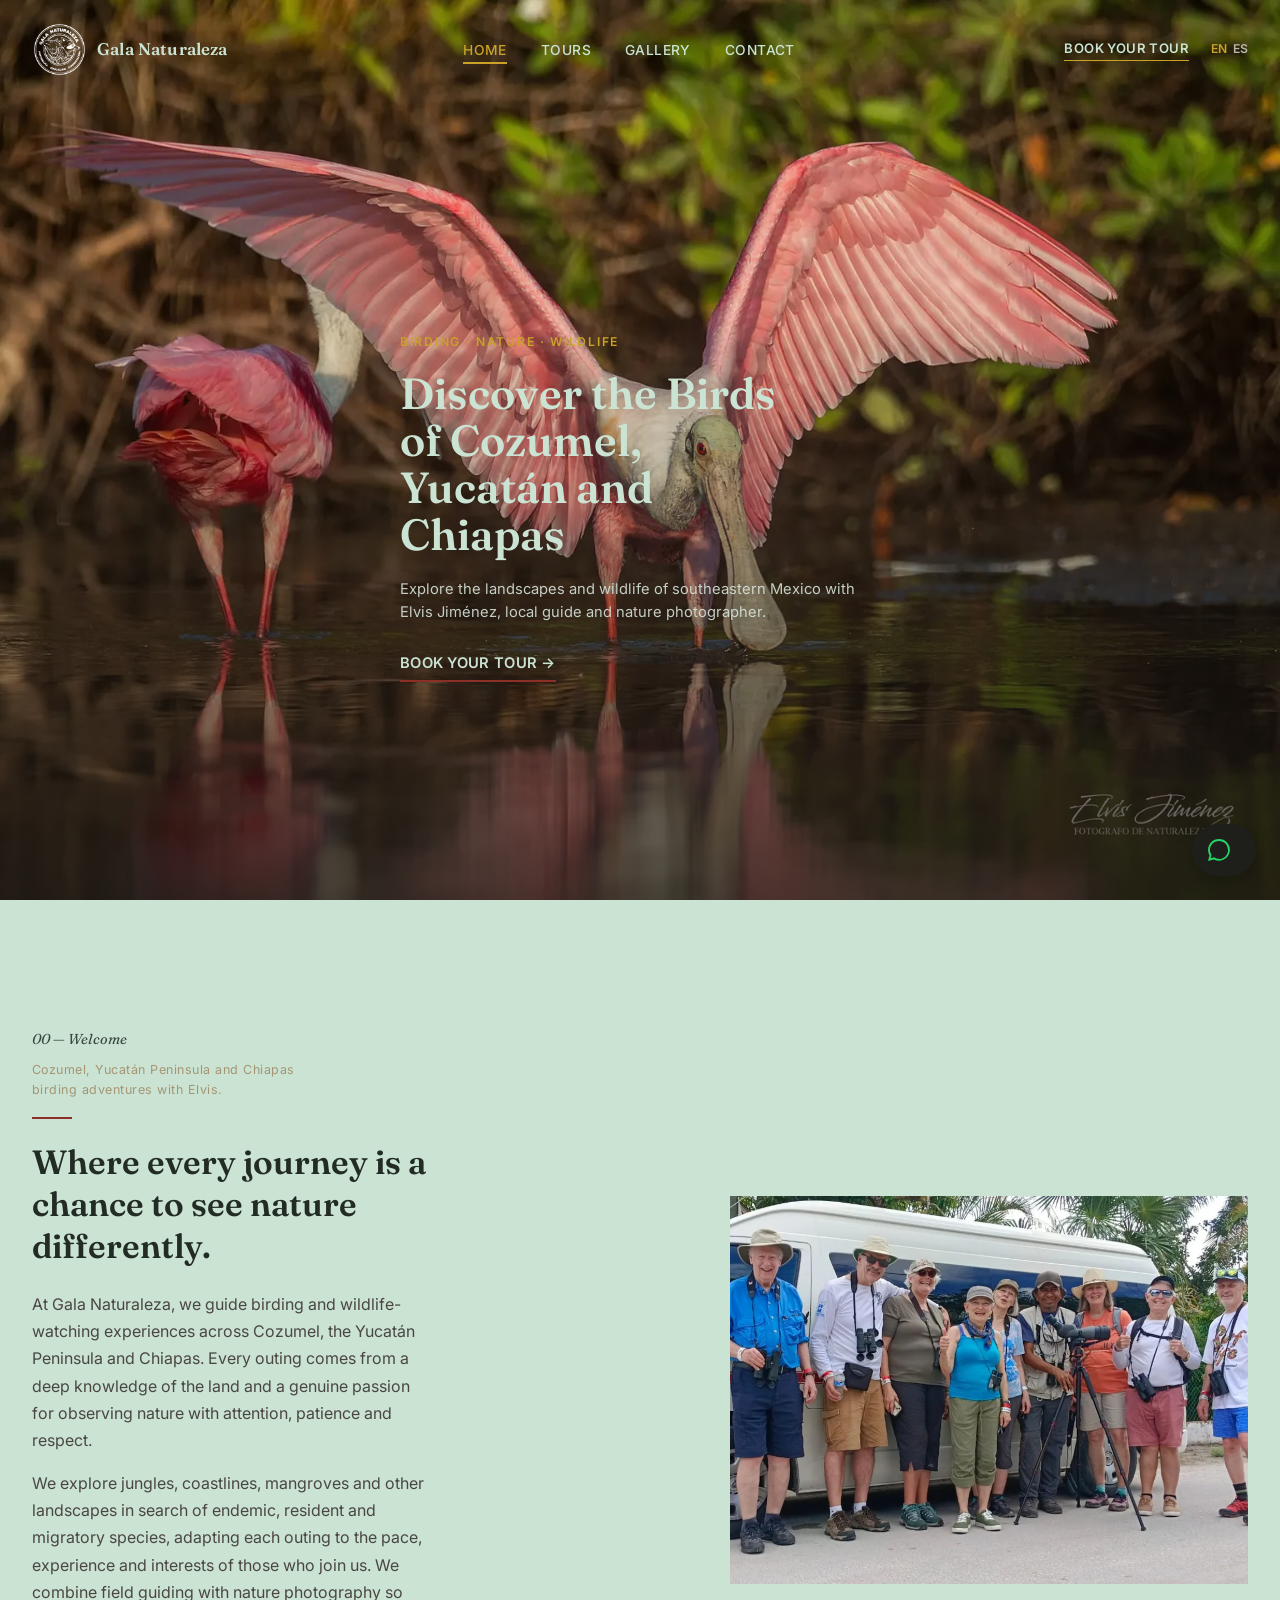
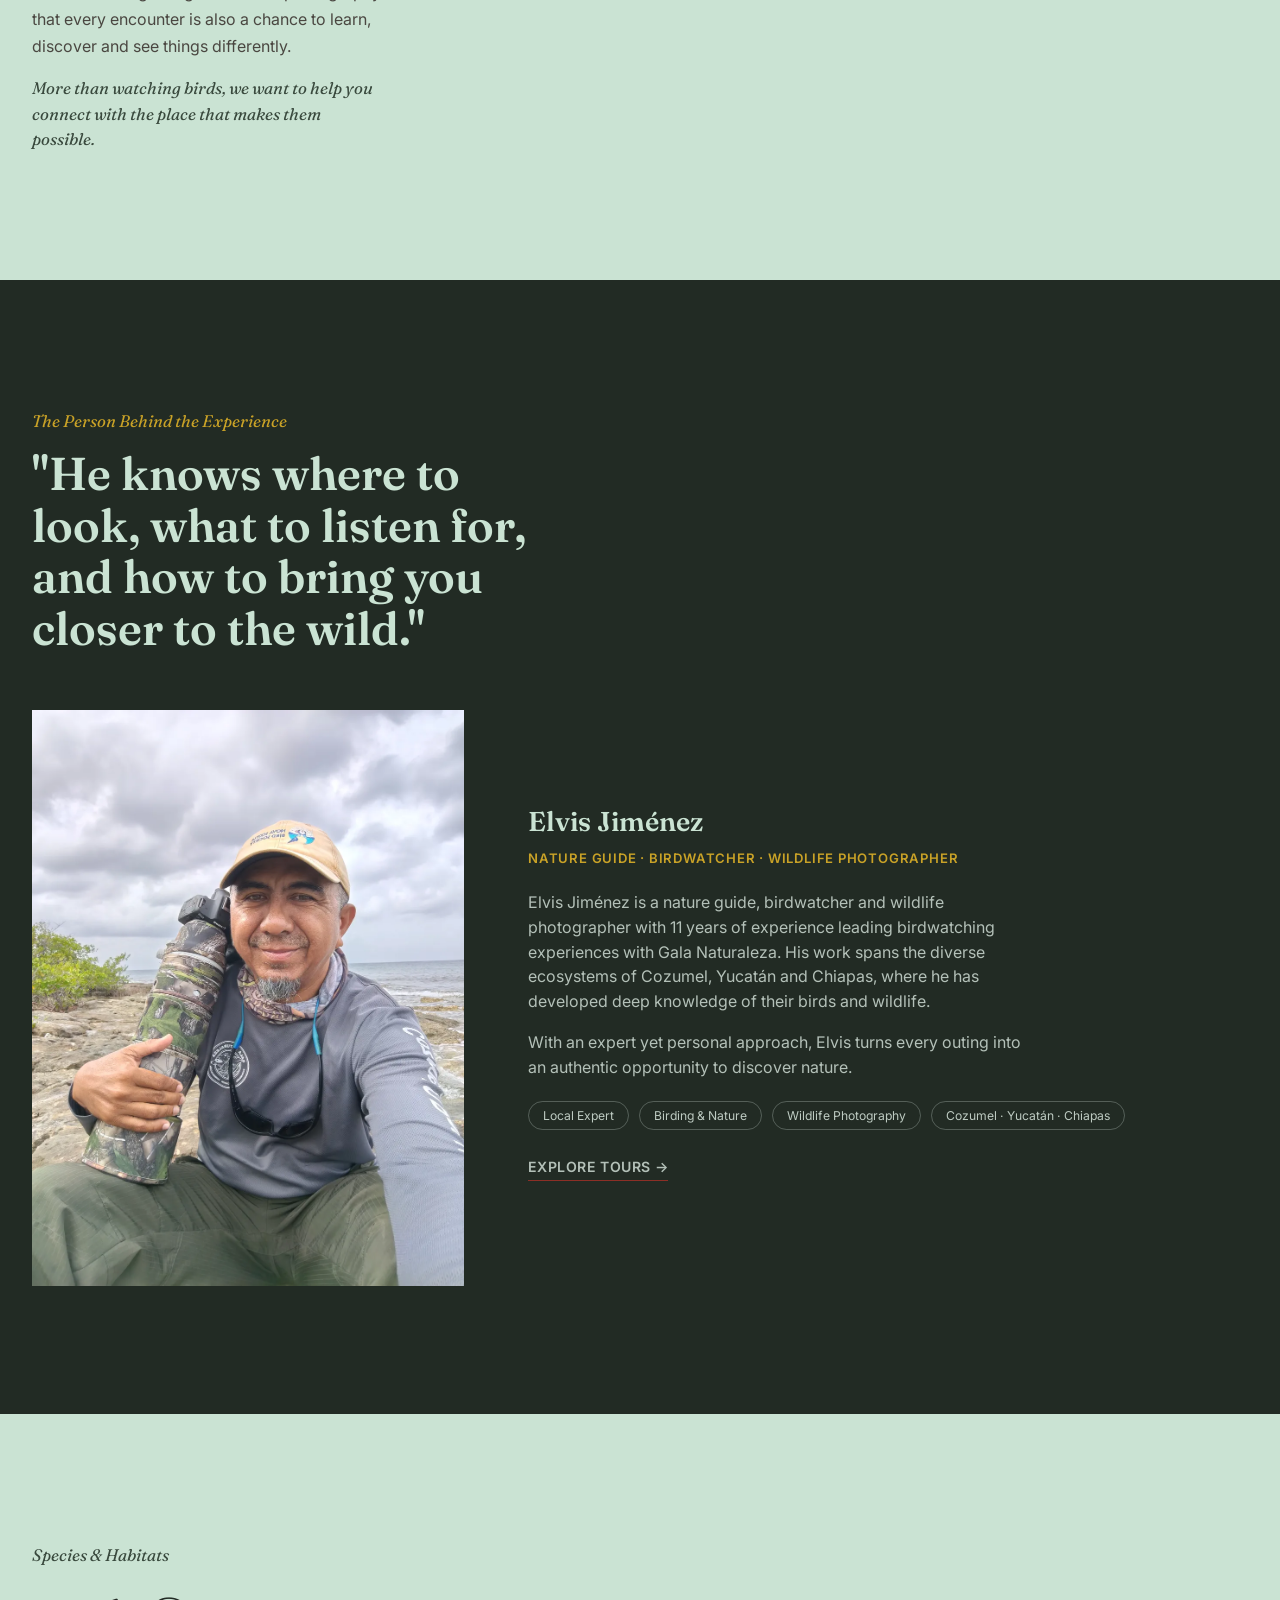
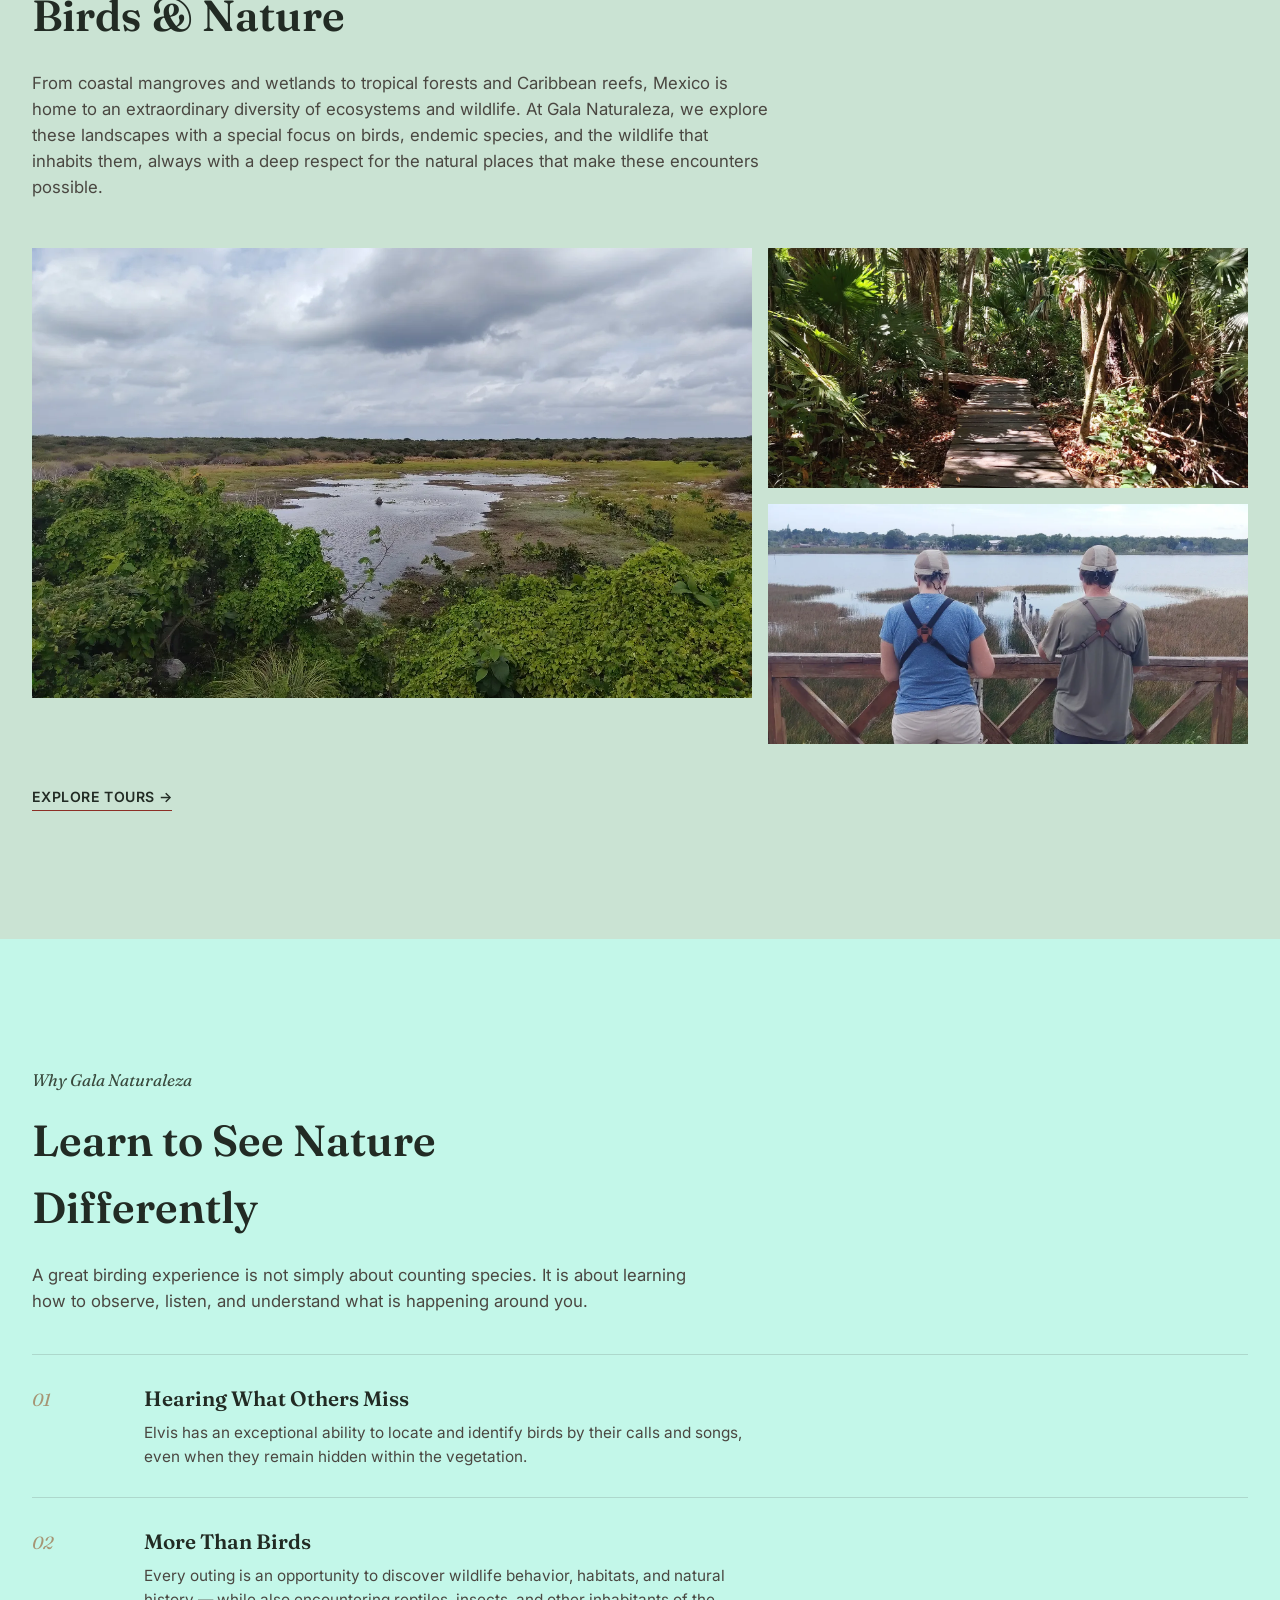
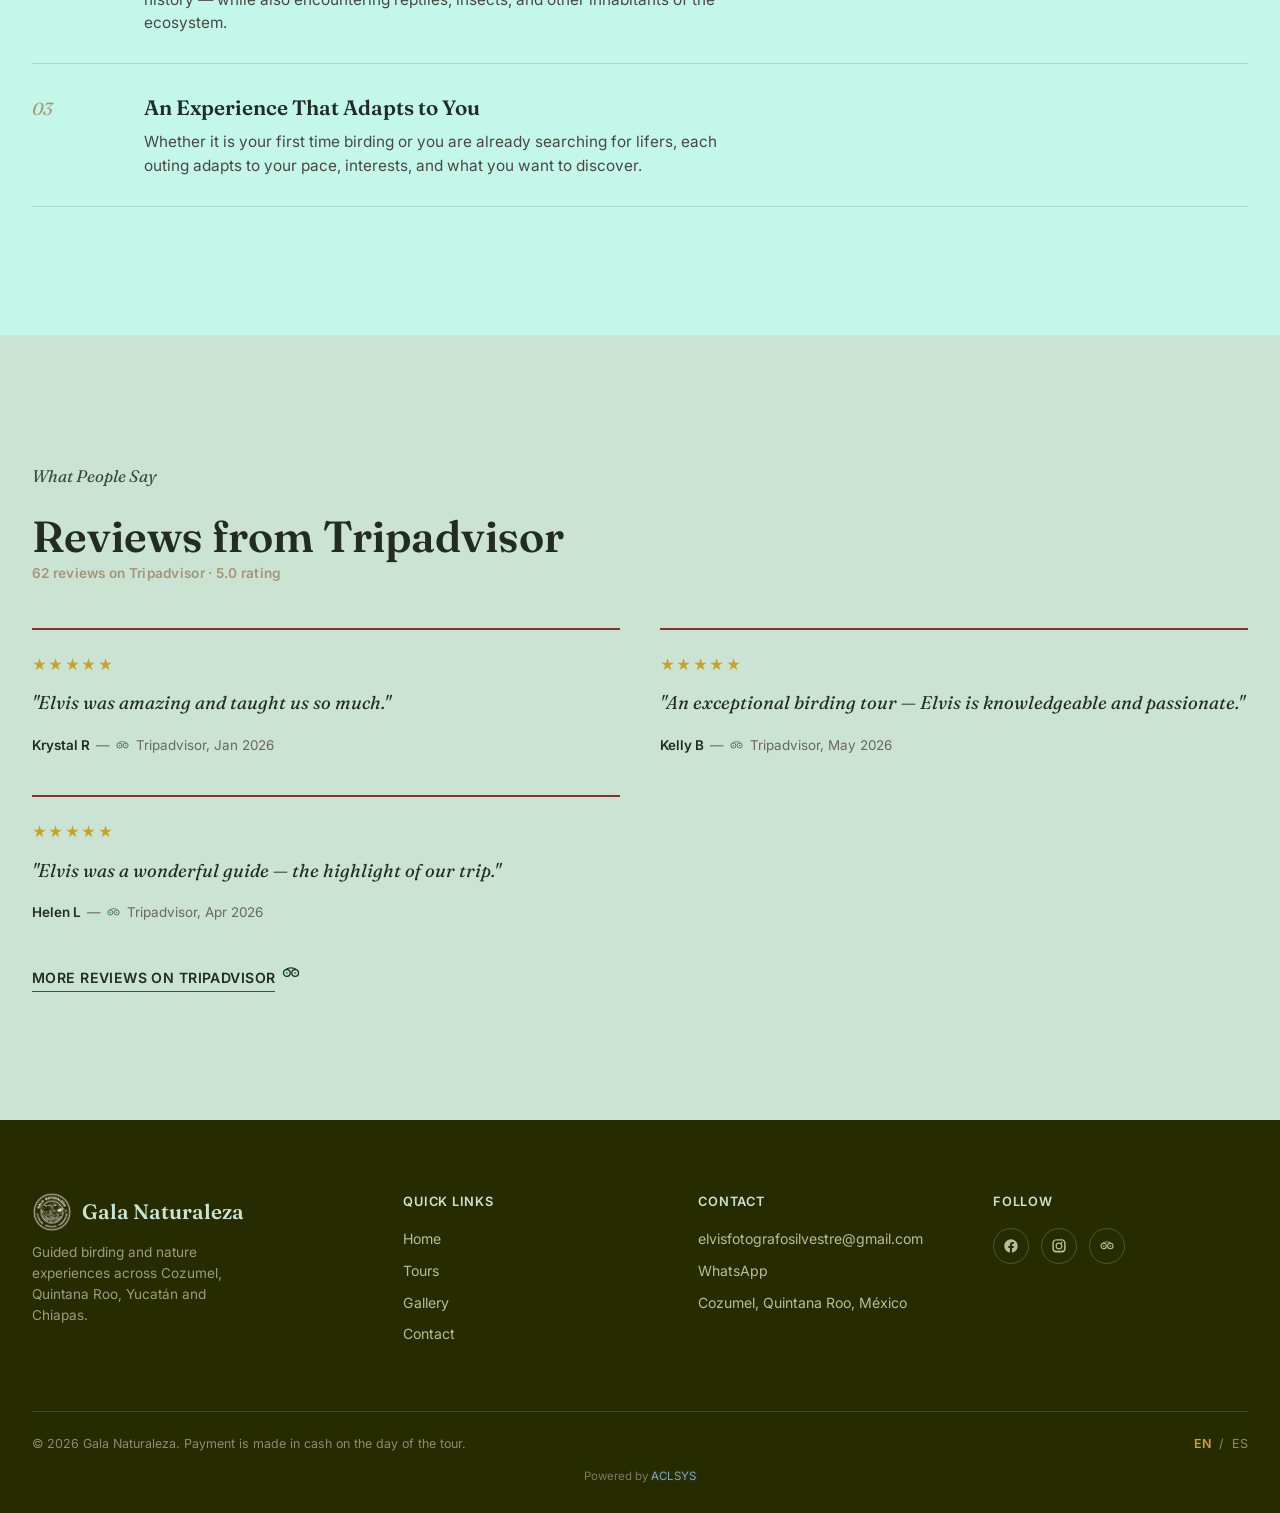
<file: index.html>
<!DOCTYPE html>
<html lang="en">
<head>
<meta charset="UTF-8">
<meta name="viewport" content="width=device-width, initial-scale=1.0">
<title>Gala Naturaleza | Birding &amp; Nature Tours in Cozumel, Yucatán and Chiapas</title>
<meta name="description" content="Guided birding and nature experiences across Cozumel, the Yucatán Peninsula and Chiapas, led by wildlife photographer Elvis Jiménez.">

<link rel="icon" href="/favicon.ico" sizes="48x48">

<link rel="canonical" href="https://galanaturaleza.com/en/index.html">
<link rel="alternate" hreflang="en" href="https://galanaturaleza.com/en/index.html">
<link rel="alternate" hreflang="es" href="https://galanaturaleza.com/es/index.html">
<link rel="alternate" hreflang="x-default" href="https://galanaturaleza.com/en/index.html">

<!-- Social previews (always English) -->
<meta property="og:type" content="website">
<meta property="og:site_name" content="Gala Naturaleza">
<meta property="og:locale" content="en_US">
<meta property="og:locale:alternate" content="es_MX">
<meta property="og:url" content="https://galanaturaleza.com/en/index.html">
<meta property="og:title" content="Gala Naturaleza | Birding &amp; Nature Tours in Cozumel, Yucatán and Chiapas">
<meta property="og:description" content="Guided birding and nature experiences across Cozumel, the Yucatán Peninsula and Chiapas, led by wildlife photographer Elvis Jiménez.">
<meta property="og:image" content="https://galanaturaleza.com/img/og/og-image.jpeg">
<meta property="og:image:width" content="1200">
<meta property="og:image:height" content="630">
<meta property="og:image:alt" content="Gala Naturaleza — birding and nature photography">
<meta name="twitter:card" content="summary_large_image">
<meta name="twitter:title" content="Gala Naturaleza | Birding &amp; Nature Tours in Cozumel, Yucatán and Chiapas">
<meta name="twitter:description" content="Guided birding and nature experiences across Cozumel, the Yucatán Peninsula and Chiapas, led by wildlife photographer Elvis Jiménez.">
<meta name="twitter:image" content="https://galanaturaleza.com/img/og/og-image.jpeg">

<!-- Default language: every direct visit to the main URL opens English -->
<script>
  window.location.replace('en/index.html');
</script>
<!-- No JavaScript: default to English -->
<noscript><meta http-equiv="refresh" content="0; url=en/index.html"></noscript>

<style>
body{margin:0; min-height:100vh; display:flex; flex-direction:column; align-items:center; justify-content:center; gap:18px;
background:#cae3d3; color:#222b24; font-family:'Inter',system-ui,sans-serif; text-align:center; padding:20px;}
img{width:88px; height:88px; object-fit:contain;}
h1{font-family:'Fraunces',Georgia,serif; font-size:1.5rem; margin:0;}
p{margin:0; font-size:1rem;}
a{color:#8C2F26; font-weight:600; text-decoration:none; border-bottom:1px solid #8C2F26;}
</style>
</head>
<body>
<img src="img/logo/logo.png" alt="Gala Naturaleza" width="88" height="88">
<h1>Gala Naturaleza</h1>
<p><a href="en/index.html">English</a> &nbsp;—&nbsp; <a href="es/index.html">Español</a></p>
</body>
</html>
</file>
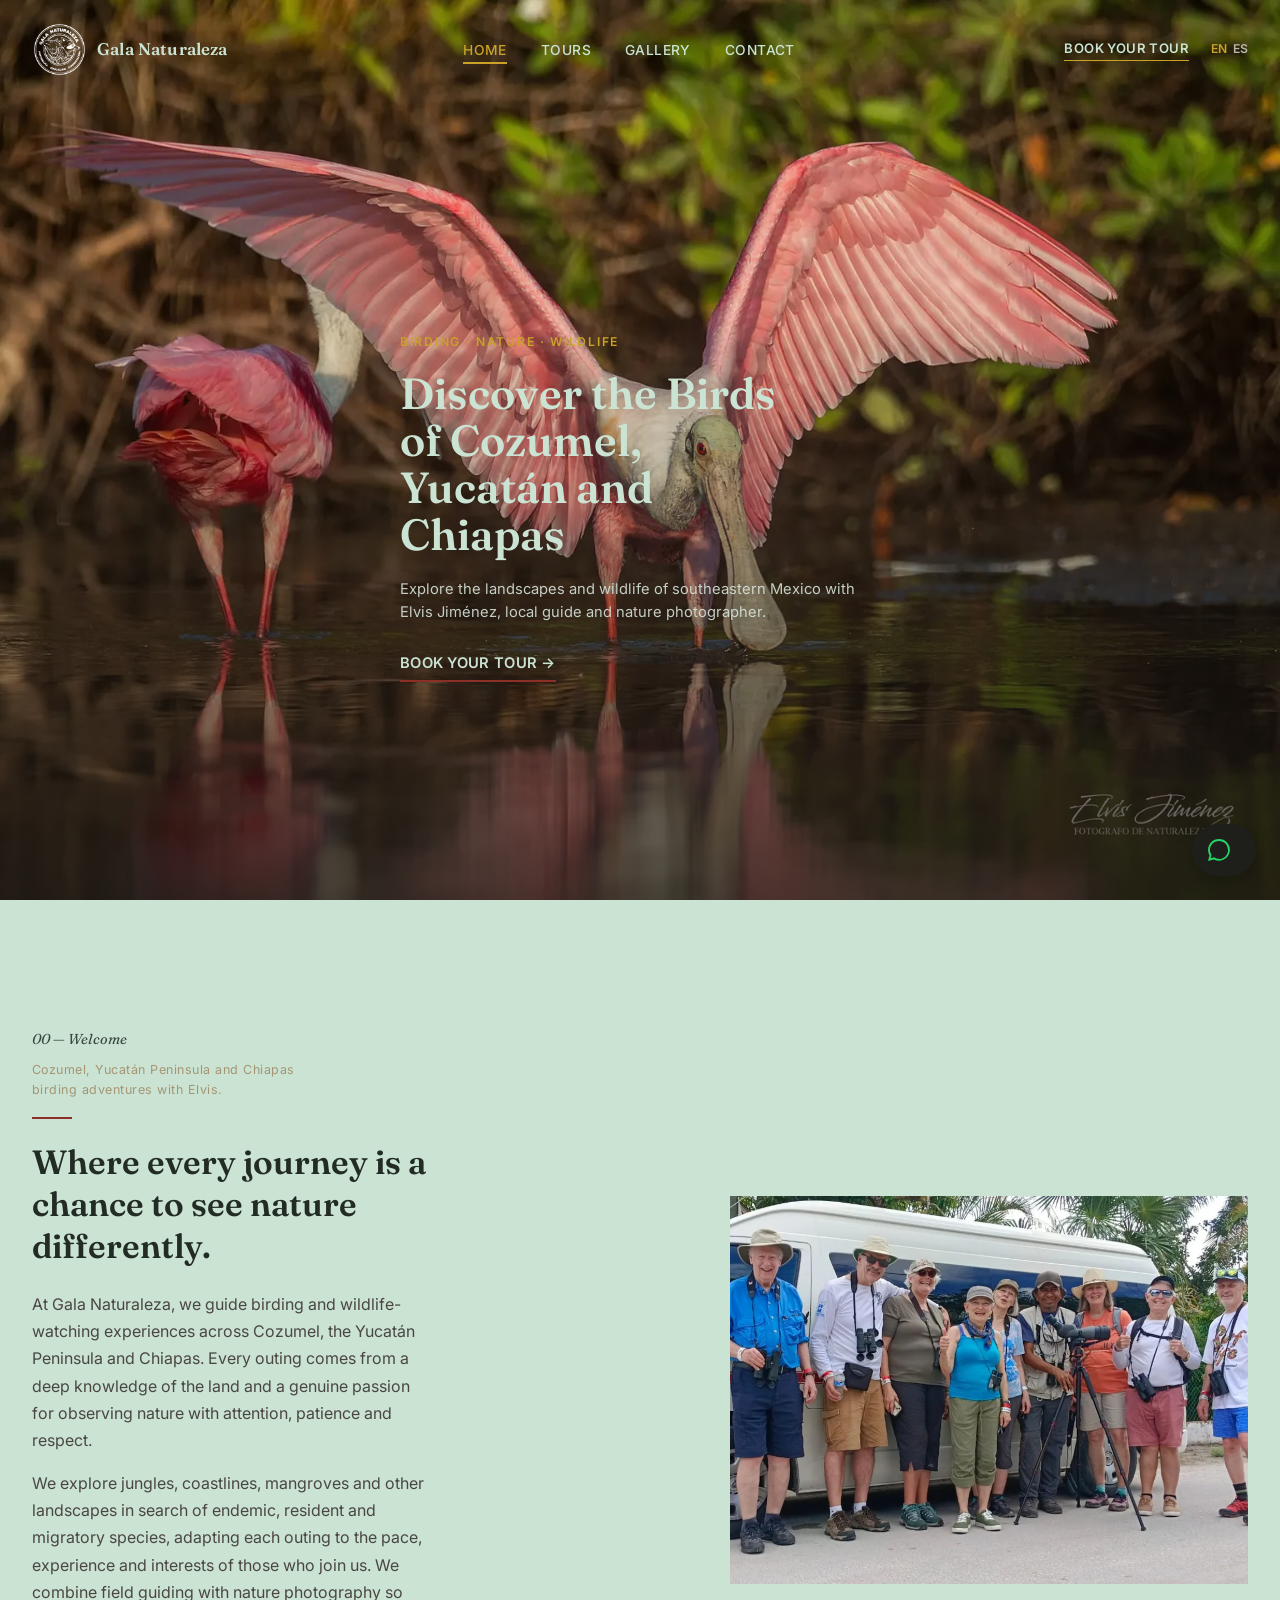
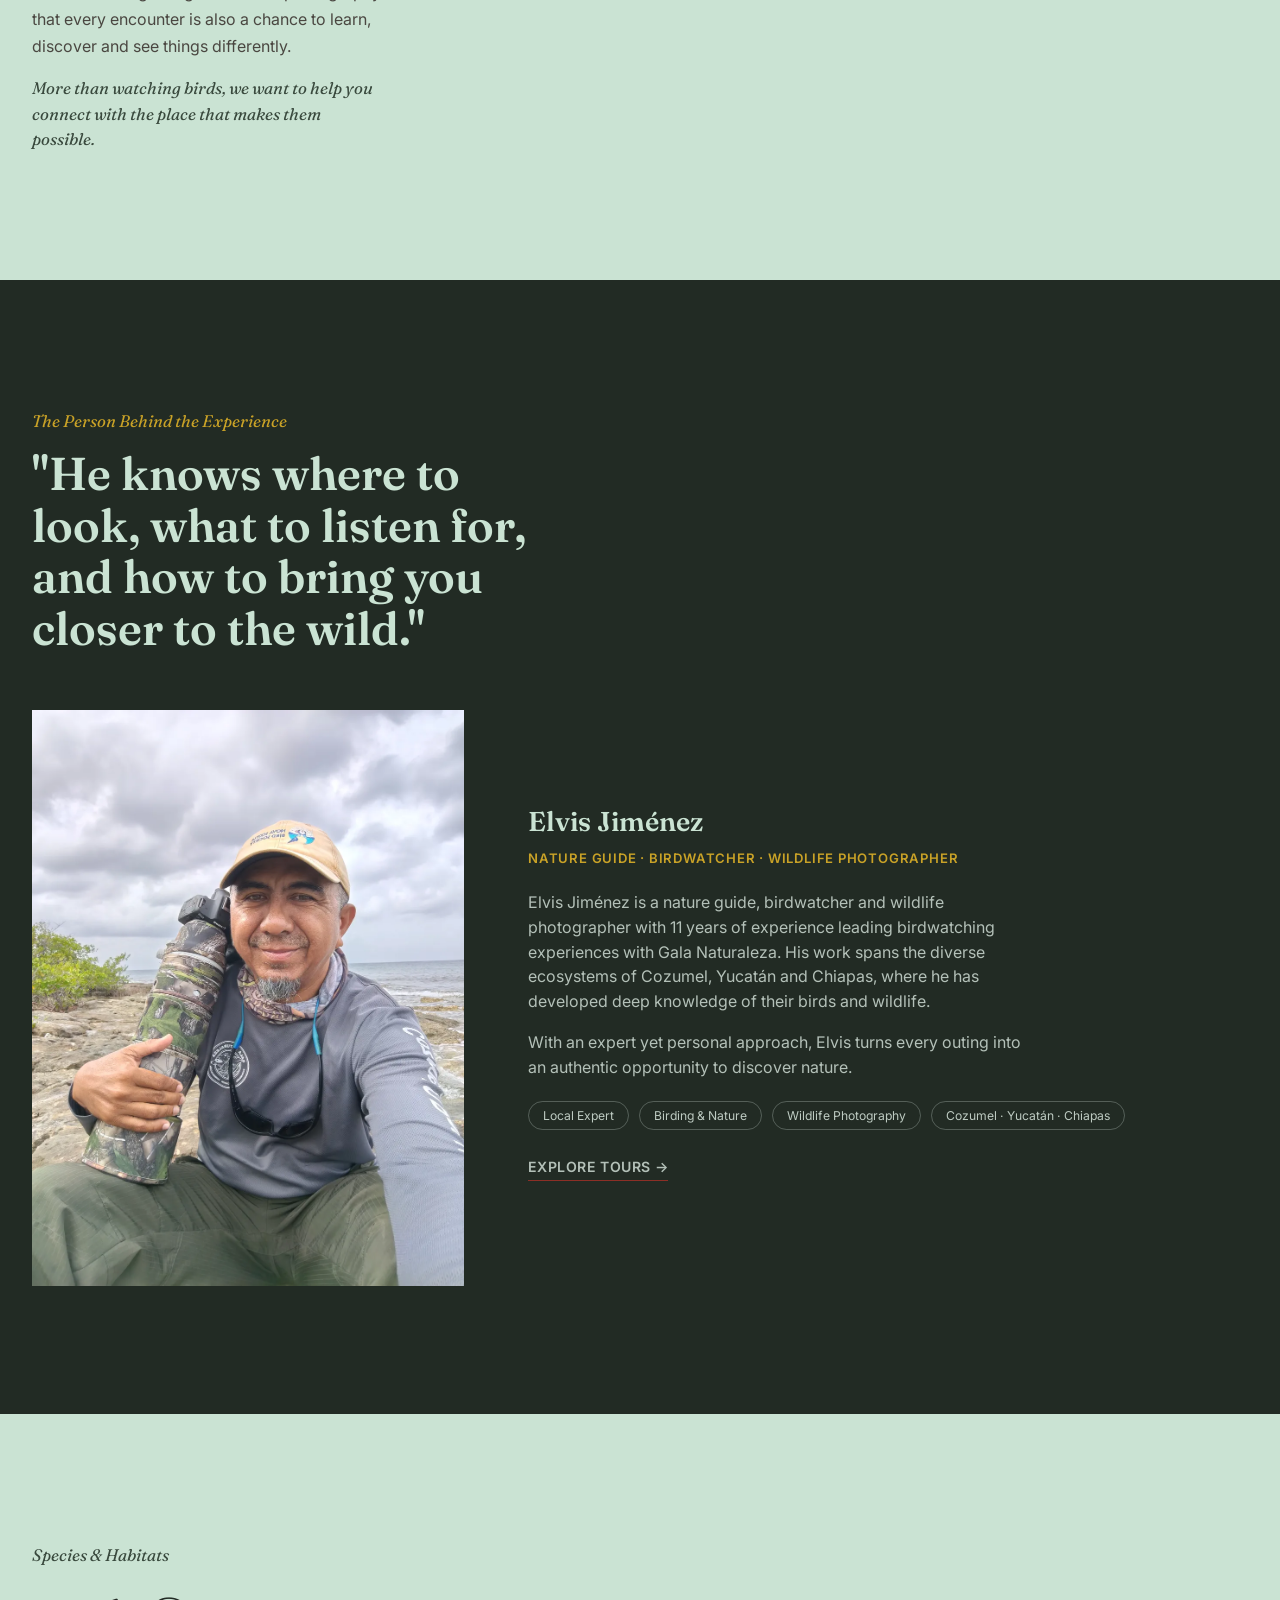
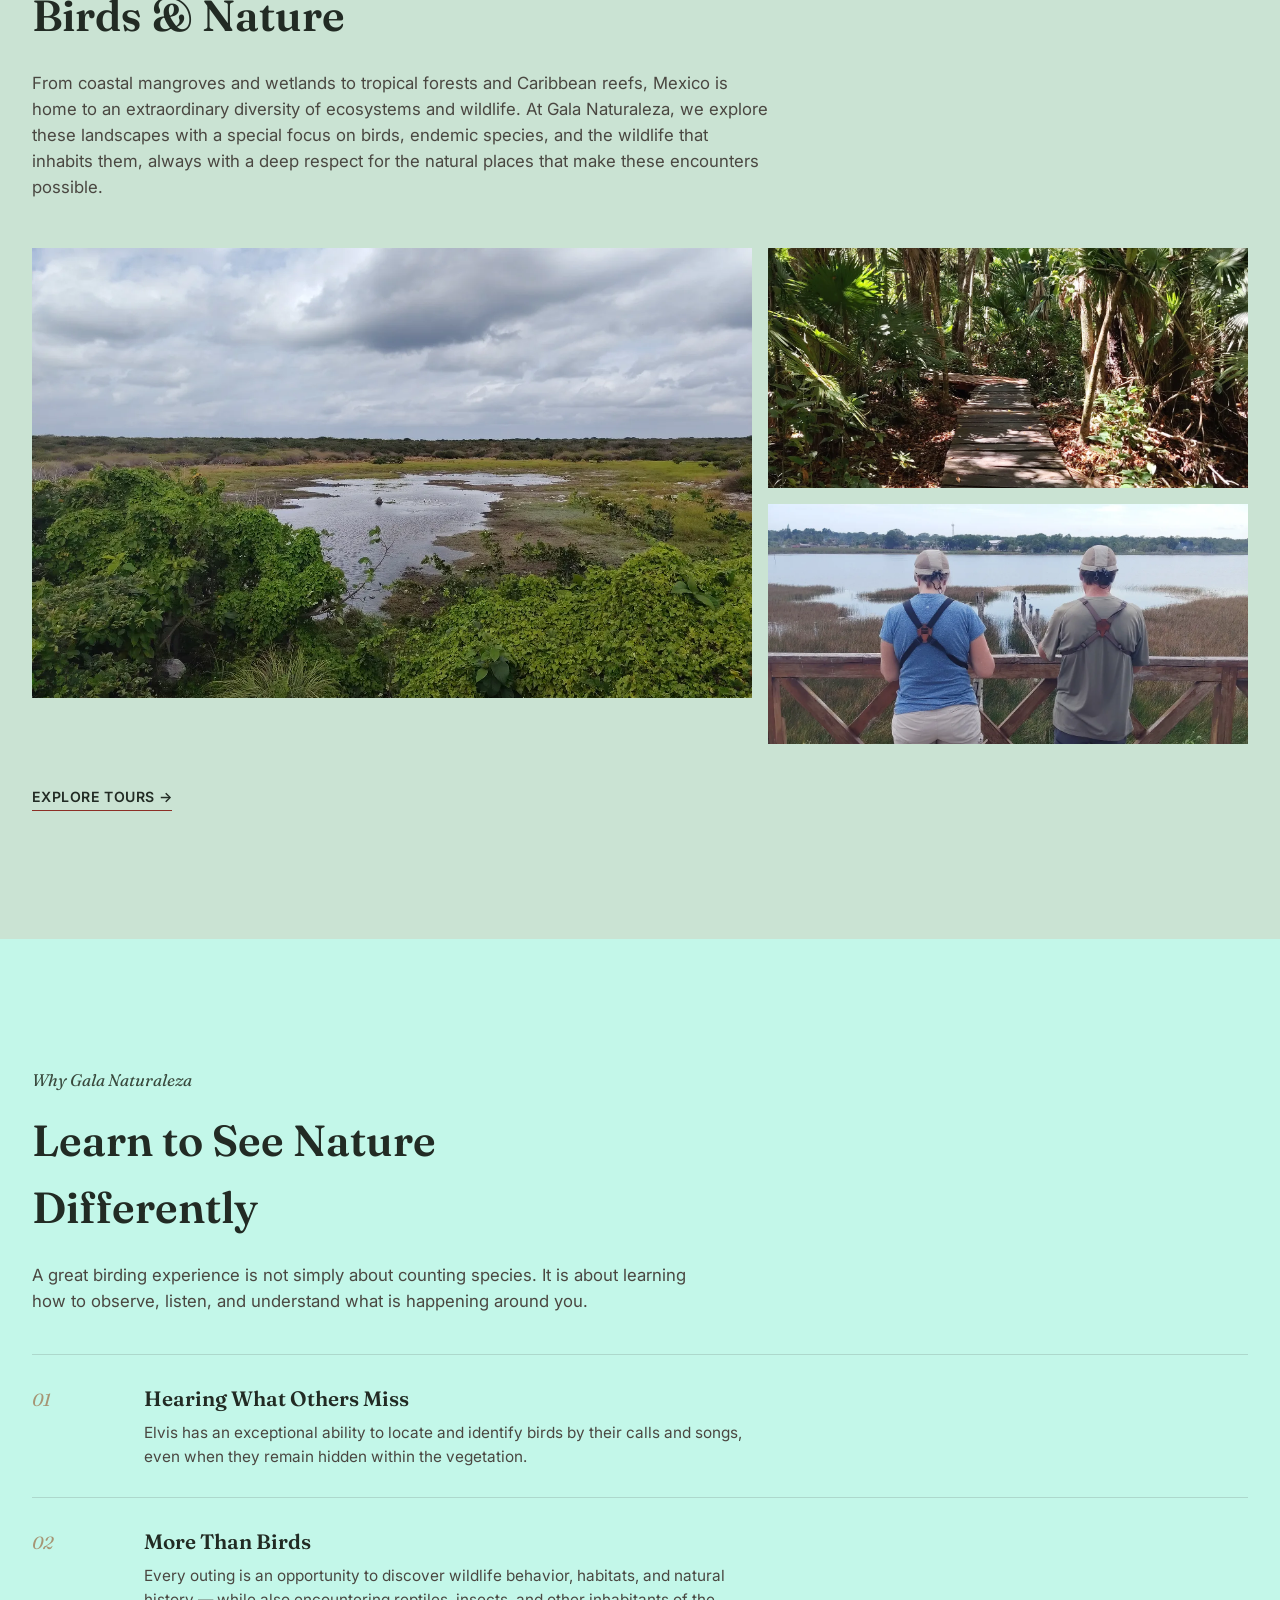
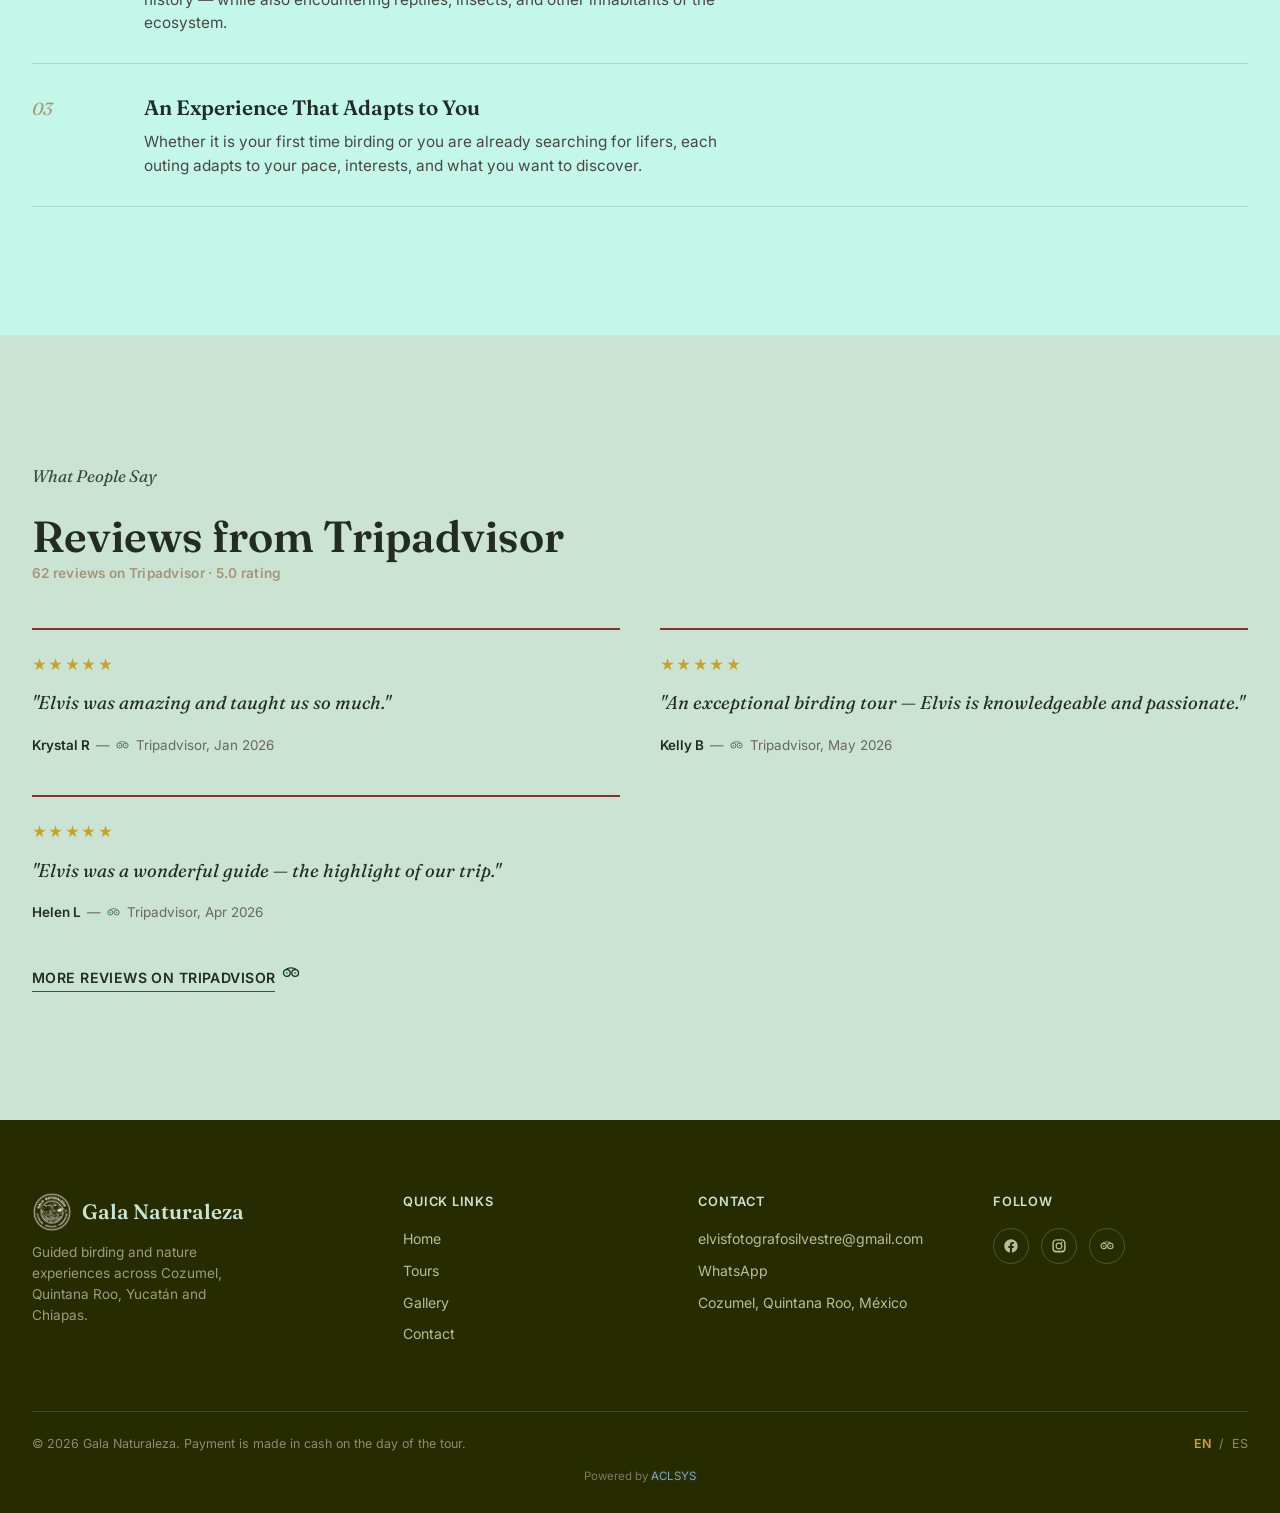
<file: en/index.html>
<!DOCTYPE html>
<html lang="en">
<head>
<meta charset="UTF-8">
<meta name="viewport" content="width=device-width, initial-scale=1.0">
<title>Gala Naturaleza — Birding &amp; Nature Tours in Cozumel, Yucatán &amp; Chiapas</title>
<meta name="description" content="Guided birding, nature and wildlife photography experiences across Cozumel, Quintana Roo, Yucatán and Chiapas with local naturalist Elvis Jiménez.">
<link rel="icon" href="/favicon.ico" sizes="48x48">
<link rel="preload" as="image" href="/img/hero/slide-1.webp" fetchpriority="high">
<link rel="alternate" hreflang="en" href="https://galanaturaleza.com/en/index.html">
<link rel="alternate" hreflang="es" href="https://galanaturaleza.com/es/index.html">
<link rel="canonical" href="https://galanaturaleza.com/en/index.html">
<link rel="preconnect" href="https://fonts.googleapis.com">
<link rel="preconnect" href="https://fonts.gstatic.com" crossorigin>
<link href="https://fonts.googleapis.com/css2?family=Fraunces:opsz,wght@9..144,400;9..144,500;9..144,600&family=Inter:wght@400;500;600;700&display=swap" rel="stylesheet">
<link rel="stylesheet" href="../css/styles.css">
<meta name="twitter:title" content="Gala Naturaleza — Birding &amp; Nature Tours in Cozumel, Yucatán &amp; Chiapas">
<meta name="twitter:description" content="Guided birding, nature and wildlife photography experiences across Cozumel, Quintana Roo, Yucatán and Chiapas with local naturalist Elvis Jiménez.">
<meta name="twitter:image" content="https://galanaturaleza.com/img/og/og-image.jpeg">
<meta property="og:type" content="website">
<meta property="og:site_name" content="Gala Naturaleza">
<meta property="og:locale" content="en_US">
<meta property="og:locale:alternate" content="es_MX">
<meta property="og:url" content="https://galanaturaleza.com/en/index.html">
<meta property="og:title" content="Gala Naturaleza — Birding &amp; Nature Tours in Cozumel, Yucatán &amp; Chiapas">
<meta property="og:description" content="Guided birding, nature and wildlife photography experiences across Cozumel, Quintana Roo, Yucatán and Chiapas with local naturalist Elvis Jiménez.">
<meta property="og:image" content="https://galanaturaleza.com/img/og/og-image.jpeg">
<meta property="og:image:width" content="1200">
<meta property="og:image:height" content="630">
<meta name="twitter:card" content="summary_large_image">
<!-- JSON-LD LocalBusiness (EN, for en/index.html). ONE block only: replace BOTH old JSON-LD blocks with this one.
     reviewCount=62 and ratingValue=5.0 are real Tripadvisor data (verified). Review every 2-3 months. -->
     <script type="application/ld+json">
      {
        "@context": "https://schema.org",
        "@type": ["LocalBusiness", "TravelAgency"],
        "@id": "https://galanaturaleza.com/#business",
        "name": "Gala Naturaleza",
        "description": "Guided birding and nature experiences across Cozumel, the Yucatán Peninsula and Chiapas, led by wildlife photographer Elvis Jiménez.",
        "url": "https://galanaturaleza.com/en/index.html",
        "logo": "https://galanaturaleza.com/img/logo/logo.png",
        "image": "https://galanaturaleza.com/img/og/og-image.jpeg",
        "telephone": "+529871413620",
        "email": "elvisfotografosilvestre@gmail.com",
        "paymentAccepted": "Cash",
        "knowsLanguage": ["en", "es"],
        "address": {
          "@type": "PostalAddress",
          "addressLocality": "Cozumel",
          "addressRegion": "Quintana Roo",
          "addressCountry": "MX"
        },
        "areaServed": [
          { "@type": "Place", "name": "Cozumel, Quintana Roo" },
          { "@type": "AdministrativeArea", "name": "Yucatán" },
          { "@type": "AdministrativeArea", "name": "Chiapas" }
        ],
        "founder": { "@type": "Person", "name": "Elvis Jiménez", "jobTitle": "Wildlife photographer and birding guide" },
        "sameAs": [
          "https://www.facebook.com/galareptiles/",
          "https://www.instagram.com/gala_naturaleza_photography/",
          "https://www.tripadvisor.com.mx/Attraction_Review-g150809-d33016152-Reviews-Gala_Naturaleza-Cozumel_Yucatan_Peninsula.html"
        ],
        "aggregateRating": {
          "@type": "AggregateRating",
          "ratingValue": "5.0",
          "bestRating": "5",
          "reviewCount": "62"
        },
        "review": [
          {
            "@type": "Review",
            "inLanguage": "en",
            "author": { "@type": "Person", "name": "Krystal R" },
            "reviewRating": { "@type": "Rating", "ratingValue": "5", "bestRating": "5" },
            "reviewBody": "Elvis was amazing and taught us so much."
          },
          {
            "@type": "Review",
            "inLanguage": "en",
            "author": { "@type": "Person", "name": "Kelly B" },
            "reviewRating": { "@type": "Rating", "ratingValue": "5", "bestRating": "5" },
            "reviewBody": "An exceptional birding tour — Elvis is knowledgeable and passionate."
          },
          {
            "@type": "Review",
            "inLanguage": "en",
            "author": { "@type": "Person", "name": "Helen L" },
            "reviewRating": { "@type": "Rating", "ratingValue": "5", "bestRating": "5" },
            "reviewBody": "Elvis was a wonderful guide — the highlight of our trip."
          }
        ]
      }
      </script>
</head>
<body>

<a class="skip-link" href="#main">Skip to content</a>

<header class="site-header">
  <div class="wrap topbar">
    <a href="index.html" class="brand">
      <img src="../img/logo/logo.png" alt="Gala Naturaleza" width="55" height="55">
      <span class="brand-name">Gala Naturaleza</span>
    </a>

    <nav id="site-nav">
      <ul>
        <li><a href="index.html" aria-current="page">Home</a></li>
        <li><a href="tours.html">Tours</a></li>
        <li><a href="gallery.html">Gallery</a></li>
        <li><a href="contact.html">Contact</a></li>
        <li class="mobile-lang-row">
          <svg viewBox="0 0 24 24" fill="none" stroke="currentColor" stroke-width="1.6" aria-hidden="true"><circle cx="12" cy="12" r="9"/><path d="M3 12h18M12 3c2.5 2.5 4 5.5 4 9s-1.5 6.5-4 9c-2.5-2.5-4-5.5-4-9s1.5-6.5 4-9z"/></svg>
          <div class="lang-switch">
            <span aria-current="true">EN</span>
            <a href="../es/index.html">ES</a>
          </div>
        </li>
        <li><a href="https://wa.me/529871413620?text=Hi!%20I%27d%20like%20to%20book%20a%20tour" class="mobile-book">Book Your Tour</a></li>
      </ul>
    </nav>

    <div class="header-actions">
      <a href="https://wa.me/529871413620?text=Hi!%20I%27d%20like%20to%20book%20a%20tour" class="book-link">Book Your Tour</a>
      <div class="lang-switch">
        <span aria-current="true">EN</span>
        <a href="../es/index.html">ES</a>
      </div>
      <button class="nav-toggle" aria-label="Open menu" aria-expanded="false" aria-controls="site-nav">
        <svg viewBox="0 0 24 24" fill="none" stroke="currentColor" stroke-width="2"><line x1="3" y1="6" x2="21" y2="6"/><line x1="3" y1="12" x2="21" y2="12"/><line x1="3" y1="18" x2="21" y2="18"/></svg>
      </button>
    </div>
  </div>  
</header>

<main id="main">

  <!-- ===== HERO ===== -->
  <section class="hero-cinematic">
    <div class="hero-slide is-active" style="background-image:url('../img/hero/slide-1.webp');"></div>
    <div class="hero-slide" style="background-image:url('../img/hero/slide-2.webp');"></div>
    <div class="hero-slide" style="background-image:url('../img/hero/slide-3.webp');"></div>
    <div class="hero-content wrap">
      <p class="hero-kicker">Birding · Nature · Wildlife</p>
      <h1>Discover the Birds of Cozumel, Yucatán and Chiapas</h1>
      <p class="hero-sub">Explore the landscapes and wildlife of southeastern Mexico with Elvis Jiménez, local guide and nature photographer.</p>
      <a href="https://wa.me/529871413620?text=Hi!%20I%27d%20like%20to%20book%20a%20tour" class="hero-cta">Book Your Tour →</a>
    </div>
  </section>

  <!-- ===== WELCOME / INTRO ===== -->
  <section class="intro-section">
    <div class="wrap">
      <div class="intro-grid reveal">
        <div class="intro-copy">
          <p class="intro-eyebrow">00 — Welcome</p>
          <p class="intro-tagline">Cozumel, Yucatán Peninsula and Chiapas birding adventures with Elvis.</p>
          <div class="intro-rule"></div>
          <h2 class="intro-headline">Where every journey is a chance to see nature differently.</h2>
          <p class="intro-body">At Gala Naturaleza, we guide birding and wildlife-watching experiences across Cozumel, the Yucatán Peninsula and Chiapas. Every outing comes from a deep knowledge of the land and a genuine passion for observing nature with attention, patience and respect.</p>
          <p class="intro-body">We explore jungles, coastlines, mangroves and other landscapes in search of endemic, resident and migratory species, adapting each outing to the pace, experience and interests of those who join us. We combine field guiding with nature photography so that every encounter is also a chance to learn, discover and see things differently.</p>
          <p class="intro-closing">More than watching birds, we want to help you connect with the place that makes them possible.</p>
        </div>
        <div class="intro-media">
          <img src="../img/welcome.webp" alt="Gala Naturaleza birding experience" loading="lazy">
        </div>
      </div>
    </div>
  </section>

  <!-- ===== ELVIS — the person behind the experience ===== -->
  <section class="elvis-section">
    <div class="wrap">
      <p class="kicker reveal">The Person Behind the Experience</p>
      <p class="elvis-statement reveal">"He knows where to look, what to listen for, and how to bring you closer to the wild."</p>
      <div class="elvis-grid reveal">
        <img src="../img/elvis/elvis.webp" alt="Elvis Jiménez, nature guide, birdwatcher and wildlife photographer" loading="lazy">
        <div>
          <h3>Elvis Jiménez</h3>
          <span class="elvis-role">Nature Guide · Birdwatcher · Wildlife Photographer</span>
          <p>Elvis Jiménez is a nature guide, birdwatcher and wildlife photographer with 11 years of experience leading birdwatching experiences with Gala Naturaleza. His work spans the diverse ecosystems of Cozumel, Yucatán and Chiapas, where he has developed deep knowledge of their birds and wildlife.</p>
<p>With an expert yet personal approach, Elvis turns every outing into an authentic opportunity to discover nature.</p>
          <ul class="elvis-tags">
            <li><span>Local Expert</span></li>
            <li><span>Birding &amp; Nature</span></li>
            <li><span>Wildlife Photography</span></li>
            <li><span>Cozumel · Yucatán · Chiapas</span></li>
          </ul>
          <p style="margin-top:28px;"><a href="tours.html" class="section-link">Explore Tours →</a></p>
        </div>
      </div>
    </div>
  </section>

  <!-- ===== BIRDS & NATURE — immersive ===== -->
  <section class="birds-immersive">
    <div class="wrap">
      <p class="kicker reveal">Species &amp; Habitats</p>
      <h2 class="section-title reveal">Birds &amp; Nature</h2>
      <div class="birds-copy reveal">
        <p>From coastal mangroves and wetlands to tropical forests and Caribbean reefs, Mexico is home to an extraordinary diversity of ecosystems and wildlife. At Gala Naturaleza, we explore these landscapes with a special focus on birds, endemic species, and the wildlife that inhabits them, always with a deep respect for the natural places that make these encounters possible.</p>
      </div>
      <div class="birds-media-grid reveal">
        <div class="primary"><img src="../img/gallery/gallery-01.webp" alt="Field photography, Quintana Roo" loading="lazy"></div>
        <div class="secondary">
          <div><img src="../img/gallery/gallery-02.webp" alt="Field photography, Quintana Roo" loading="lazy"></div>
          <div><img src="../img/gallery/gallery-03.webp" alt="Field photography, Quintana Roo" loading="lazy"></div>
        </div>
      </div>
      <p style="margin-top:40px;"><a href="tours.html" class="section-link">Explore Tours →</a></p>
    </div>
  </section>

  <!-- ===== WHY GALA NATURALEZA ===== -->
  <section class="why-section">
    <div class="wrap">
      <p class="kicker reveal">Why Gala Naturaleza</p>
      <h2 class="section-title reveal">Learn to See Nature Differently</h2>
      <p class="reveal" style="max-width:42rem; font-size:1.05rem; color:#4A4741; margin-bottom:8px;">A great birding experience is not simply about counting species. It is about learning how to observe, listen, and understand what is happening around you.</p>
      <div class="why-list reveal">
        <div class="why-item">
          <span class="why-num">01</span>
          <div>
            <h4>Hearing What Others Miss</h4>
            <p>Elvis has an exceptional ability to locate and identify birds by their calls and songs, even when they remain hidden within the vegetation.</p>
          </div>
        </div>
        <div class="why-item">
          <span class="why-num">02</span>
          <div>
            <h4>More Than Birds</h4>
            <p>Every outing is an opportunity to discover wildlife behavior, habitats, and natural history — while also encountering reptiles, insects, and other inhabitants of the ecosystem.</p>
          </div>
        </div>
        <div class="why-item">
          <span class="why-num">03</span>
          <div>
            <h4>An Experience That Adapts to You</h4>
            <p>Whether it is your first time birding or you are already searching for lifers, each outing adapts to your pace, interests, and what you want to discover.</p>
          </div>
        </div>
      </div>
    </div>
  </section>

  <!-- ===== REVIEWS ===== -->
  <section class="reviews-section">
    
    <div class="wrap">
      <p class="kicker reveal">What People Say</p>
      <div class="section-title-row">
        <h2 class="section-title reveal" style="margin-bottom:0;">Reviews from Tripadvisor</h2>
        <svg class="trip-badge" viewBox="0 0 24 24" aria-hidden="true">...</svg>
      </div>
      <p class="trip-count reveal">62 reviews on Tripadvisor · 5.0 rating</p>
      <div class="review-grid reveal">
        <div class="review-card">
          <p class="review-stars">★★★★★</p>
          <p class="review-quote">"Elvis was amazing and taught us so much."</p>
          <p class="review-author"><b>Krystal R</b> — <svg class="trip-icon" viewBox="0 0 24 24" aria-hidden="true"><circle cx="7" cy="12" r="4" fill="none" stroke="currentColor" stroke-width="1.6"/><circle cx="17" cy="12" r="4" fill="none" stroke="currentColor" stroke-width="1.6"/><circle cx="7" cy="12" r="1.3"/><circle cx="17" cy="12" r="1.3"/><path d="M12 5.8c-2.4 0-4.6.6-6.1 1.7M12 5.8c2.4 0 4.6.6 6.1 1.7" stroke="currentColor" stroke-width="1.3" fill="none"/></svg> Tripadvisor, Jan 2026</p>
        </div>
        <div class="review-card">
          <p class="review-stars">★★★★★</p>
          <p class="review-quote">"An exceptional birding tour — Elvis is knowledgeable and passionate."</p>
          <p class="review-author"><b>Kelly B</b> — <svg class="trip-icon" viewBox="0 0 24 24" aria-hidden="true"><circle cx="7" cy="12" r="4" fill="none" stroke="currentColor" stroke-width="1.6"/><circle cx="17" cy="12" r="4" fill="none" stroke="currentColor" stroke-width="1.6"/><circle cx="7" cy="12" r="1.3"/><circle cx="17" cy="12" r="1.3"/><path d="M12 5.8c-2.4 0-4.6.6-6.1 1.7M12 5.8c2.4 0 4.6.6 6.1 1.7" stroke="currentColor" stroke-width="1.3" fill="none"/></svg> Tripadvisor, May 2026</p>
        </div>
        <div class="review-card">
          <p class="review-stars">★★★★★</p>
          <p class="review-quote">"Elvis was a wonderful guide — the highlight of our trip."</p>
          <p class="review-author"><b>Helen L</b> — <svg class="trip-icon" viewBox="0 0 24 24" aria-hidden="true"><circle cx="7" cy="12" r="4" fill="none" stroke="currentColor" stroke-width="1.6"/><circle cx="17" cy="12" r="4" fill="none" stroke="currentColor" stroke-width="1.6"/><circle cx="7" cy="12" r="1.3"/><circle cx="17" cy="12" r="1.3"/><path d="M12 5.8c-2.4 0-4.6.6-6.1 1.7M12 5.8c2.4 0 4.6.6 6.1 1.7" stroke="currentColor" stroke-width="1.3" fill="none"/></svg> Tripadvisor, Apr 2026</p>
        </div>
      </div>
      <p style="margin-top:40px;"><a href="https://www.tripadvisor.com/Attraction_Review-g150809-d33016152-Reviews-Gala_Naturaleza-Cozumel_Yucatan_Peninsula.html" class="section-link">More Reviews on Tripadvisor</a><svg class="trip-icon-lg" viewBox="0 0 24 24" aria-hidden="true"><circle cx="7" cy="12" r="4" fill="none" stroke="currentColor" stroke-width="1.6"/><circle cx="17" cy="12" r="4" fill="none" stroke="currentColor" stroke-width="1.6"/><circle cx="7" cy="12" r="1.3"/><circle cx="17" cy="12" r="1.3"/><path d="M12 5.8c-2.4 0-4.6.6-6.1 1.7M12 5.8c2.4 0 4.6.6 6.1 1.7" stroke="currentColor" stroke-width="1.3" fill="none"/></svg></p>
    </div>
  </section>

  <!-- ===== ACCESSORIES ===== 
  <section class="accessories-section">
    <div class="wrap">
      <p class="kicker reveal">Gala Naturaleza</p>
      <h2 class="section-title reveal">Accessories</h2>
      <div class="accessories-grid reveal">
        <div class="accessory-card">
          <img src="../img/products/cap.jpg" alt="Gala Naturaleza cap" loading="lazy">
          <h4>Field Cap</h4>
          <p>Interested in an accessory? Send us a message and we'll get in touch.</p>
        </div>
        <div class="accessory-card">
          <img src="../img/products/tshirt.jpg" alt="Gala Naturaleza t-shirt" loading="lazy">
          <h4>T-Shirt</h4>
          <p>Already have a tour booked? We can coordinate delivery during your tour.</p>
        </div>
      </div>
      <p style="margin-top:40px;"><a href="https://wa.me/529871413620?text=Hi!%20I%27d%20like%20to%20ask%20about%20an%20accessory" class="section-link">Ask about an accessory →</a></p>
    </div>
  </section> -->

</main>

<!-- ===== FOOTER ===== -->
<footer class="site">
  <div class="wrap">
    <div class="footer-grid">
      <div>
        <div class="footer-brand-row">
          <img src="../img/logo/logo.png" alt="Gala Naturaleza" class="footer-logo-mini">
          <p class="footer-brand-name">Gala Naturaleza</p>
        </div>
        <p class="footer-tagline">Guided birding and nature experiences across Cozumel, Quintana Roo, Yucatán and Chiapas.</p>
      </div>

      <div class="footer-col">
        <h5>Quick Links</h5>
        <ul>
          <li><a href="index.html">Home</a></li>
          <li><a href="tours.html">Tours</a></li>
          <li><a href="gallery.html">Gallery</a></li>
          <li><a href="contact.html">Contact</a></li>
        </ul>
      </div>

      <div class="footer-col">
        <h5>Contact</h5>
        <ul>
          <li><a href="mailto:elvisfotografosilvestre@gmail.com">elvisfotografosilvestre@gmail.com</a></li>
          <li><a href="https://wa.me/529871413620">WhatsApp</a></li>
          <li>Cozumel, Quintana Roo, México</li>
        </ul>
      </div>

      <div class="footer-col">
        <h5>Follow</h5>
        <div class="footer-social">
          <a href="https://www.facebook.com/galareptiles/?locale=es_LA" aria-label="Facebook" target="_blank" rel="noopener">
            <svg viewBox="0 0 24 24" aria-hidden="true"><path d="M22 12.06C22 6.5 17.52 2 12 2S2 6.5 2 12.06c0 5.02 3.66 9.18 8.44 9.94v-7.03H7.9v-2.91h2.54V9.85c0-2.51 1.49-3.9 3.77-3.9 1.09 0 2.23.2 2.23.2v2.46h-1.26c-1.24 0-1.63.77-1.63 1.56v1.89h2.78l-.44 2.91h-2.34V22c4.78-.76 8.44-4.92 8.44-9.94z"/></svg>
          </a>
          <a href="https://www.instagram.com/gala_naturaleza_photography/" aria-label="Instagram" target="_blank" rel="noopener">
            <svg viewBox="0 0 24 24" aria-hidden="true"><path d="M12 2c2.72 0 3.06.01 4.12.06 1.06.05 1.79.22 2.43.47.66.26 1.21.6 1.76 1.15.55.55.9 1.1 1.15 1.76.25.64.42 1.37.47 2.43.05 1.06.06 1.4.06 4.12s-.01 3.06-.06 4.12c-.05 1.06-.22 1.79-.47 2.43-.26.66-.6 1.21-1.15 1.76-.55.55-1.1.9-1.76 1.15-.64.25-1.37.42-2.43.47-1.06.05-1.4.06-4.12.06s-3.06-.01-4.12-.06c-1.06-.05-1.79-.22-2.43-.47-.66-.26-1.21-.6-1.76-1.15-.55-.55-.9-1.1-1.15-1.76-.25-.64-.42-1.37-.47-2.43C2.01 15.06 2 14.72 2 12s.01-3.06.06-4.12c.05-1.06.22-1.79.47-2.43.26-.66.6-1.21 1.15-1.76.55-.55 1.1-.9 1.76-1.15.64-.25 1.37-.42 2.43-.47C8.94 2.01 9.28 2 12 2zm0 1.8c-2.67 0-2.99.01-4.04.06-.87.04-1.34.18-1.65.3-.42.16-.71.35-1.02.66-.31.31-.5.6-.66 1.02-.12.31-.26.78-.3 1.65-.05 1.05-.06 1.37-.06 4.04s.01 2.99.06 4.04c.04.87.18 1.34.3 1.65.16.42.35.71.66 1.02.31.31.6.5 1.02.66.31.12.78.26 1.65.3 1.05.05 1.37.06 4.04.06s2.99-.01 4.04-.06c.87-.04 1.34-.18 1.65-.3.42-.16.71-.35 1.02-.66.31-.31.5-.6.66-1.02.12-.31.26-.78.3-1.65.05-1.05.06-1.37.06-4.04s-.01-2.99-.06-4.04c-.04-.87-.18-1.34-.3-1.65-.16-.42-.35-.71-.66-1.02-.31-.31-.6-.5-1.02-.66-.31-.12-.78-.26-1.65-.3C14.99 3.81 14.67 3.8 12 3.8zm0 3.05a5.15 5.15 0 1 1 0 10.3 5.15 5.15 0 0 1 0-10.3zm0 1.8a3.35 3.35 0 1 0 0 6.7 3.35 3.35 0 0 0 0-6.7zm5.35-1.98a1.2 1.2 0 1 1-2.4 0 1.2 1.2 0 0 1 2.4 0z"/></svg>
          </a>
          <a href="https://www.tripadvisor.com.mx/Attraction_Review-g150809-d33016152-Reviews-Gala_Naturaleza-Cozumel_Yucatan_Peninsula.html" aria-label="Tripadvisor" target="_blank" rel="noopener">
            <svg viewBox="0 0 24 24" aria-hidden="true"><circle cx="7" cy="12" r="4" fill="none" stroke="currentColor" stroke-width="1.6"/><circle cx="17" cy="12" r="4" fill="none" stroke="currentColor" stroke-width="1.6"/><circle cx="7" cy="12" r="1.3"/><circle cx="17" cy="12" r="1.3"/><path d="M12 5.8c-2.4 0-4.6.6-6.1 1.7M12 5.8c2.4 0 4.6.6 6.1 1.7" stroke="currentColor" stroke-width="1.3" fill="none"/></svg>
          </a>
        </div>
      </div>
    </div>

    <div class="footer-bottom">
      <span>© 2026 Gala Naturaleza. Payment is made in cash on the day of the tour.</span>
      <div class="footer-lang">
        <span aria-current="true">EN</span>
        <span>/</span>
        <a href="../es/index.html">ES</a>
      </div>
    </div>
    <p class="footer-credit">Powered by <a href="https://aclsys.net/servicios" target="_blank" rel="noopener">ACLSYS</a></p>
  </div>
</footer>
<div class="wa-bubble">
  <button class="wa-bubble-close" aria-label="Close">&times;</button>
  <strong>Questions about your tour?</strong>
  Ask Elvis directly on WhatsApp.
  <a href="https://wa.me/529871413620?text=Hi!%20I%27d%20like%20to%20know%20more%20about%20a%20tour" class="wa-bubble-link">Chat now →</a>
</div>
<a class="wa-float" href="https://wa.me/529871413620?text=Hi!%20I%27d%20like%20to%20book%20a%20tour" aria-label="Chat on WhatsApp">
  <svg viewBox="0 0 24 24" aria-hidden="true"><path d="M20.5 3.5A11.8 11.8 0 0 0 12 0C5.4 0 .1 5.3.1 11.9c0 2.1.6 4.1 1.6 5.9L0 24l6.4-1.7c1.7.9 3.6 1.4 5.6 1.4 6.6 0 11.9-5.3 11.9-11.9 0-3.2-1.2-6.1-3.4-8.3zM12 21.6c-1.8 0-3.5-.5-5-1.4l-.4-.2-3.8 1 1-3.7-.2-.4a9.7 9.7 0 0 1-1.5-5.2C2.1 6.5 6.5 2.1 12 2.1c2.6 0 5.1 1 7 2.9a9.7 9.7 0 0 1 2.9 7c0 5.5-4.4 9.9-9.9 9.9z"/></svg>
  <span>WhatsApp</span>
</a>

<script src="../js/main.js"></script>
</body>
</html>
</file>
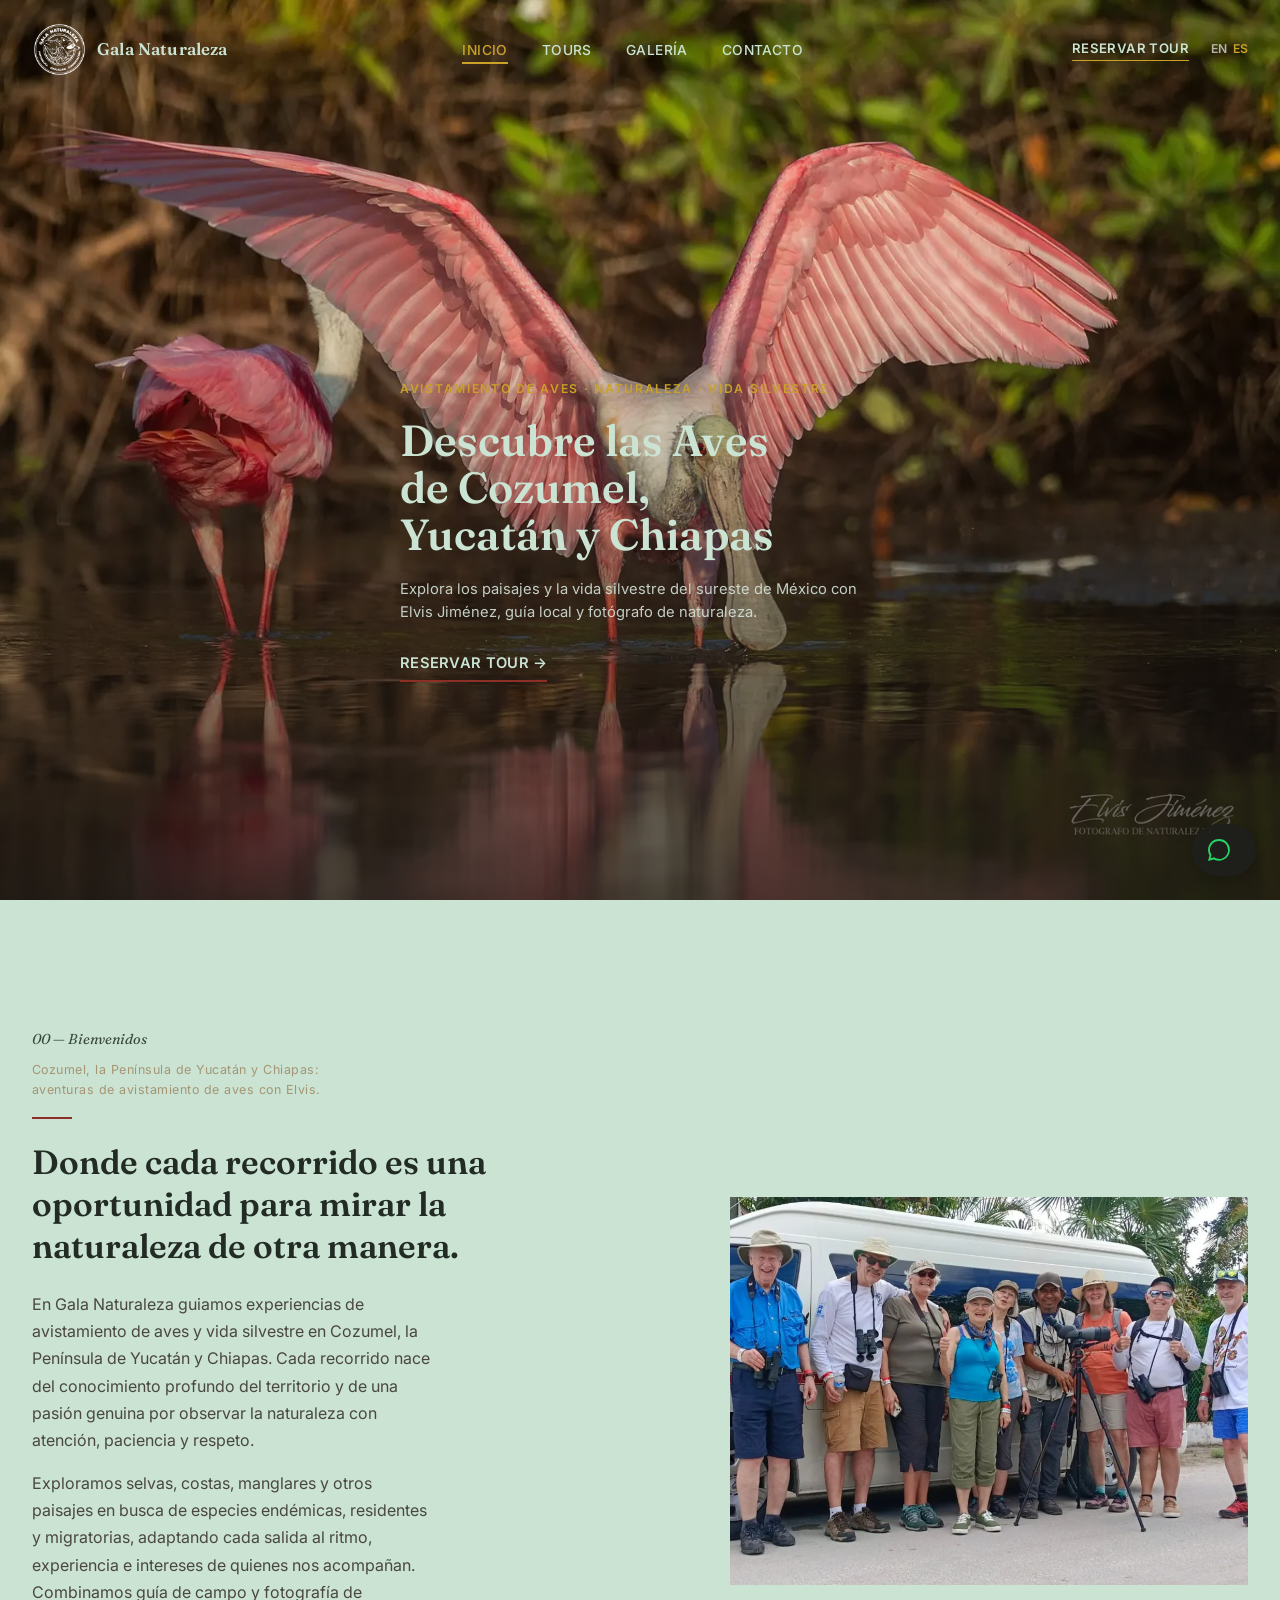
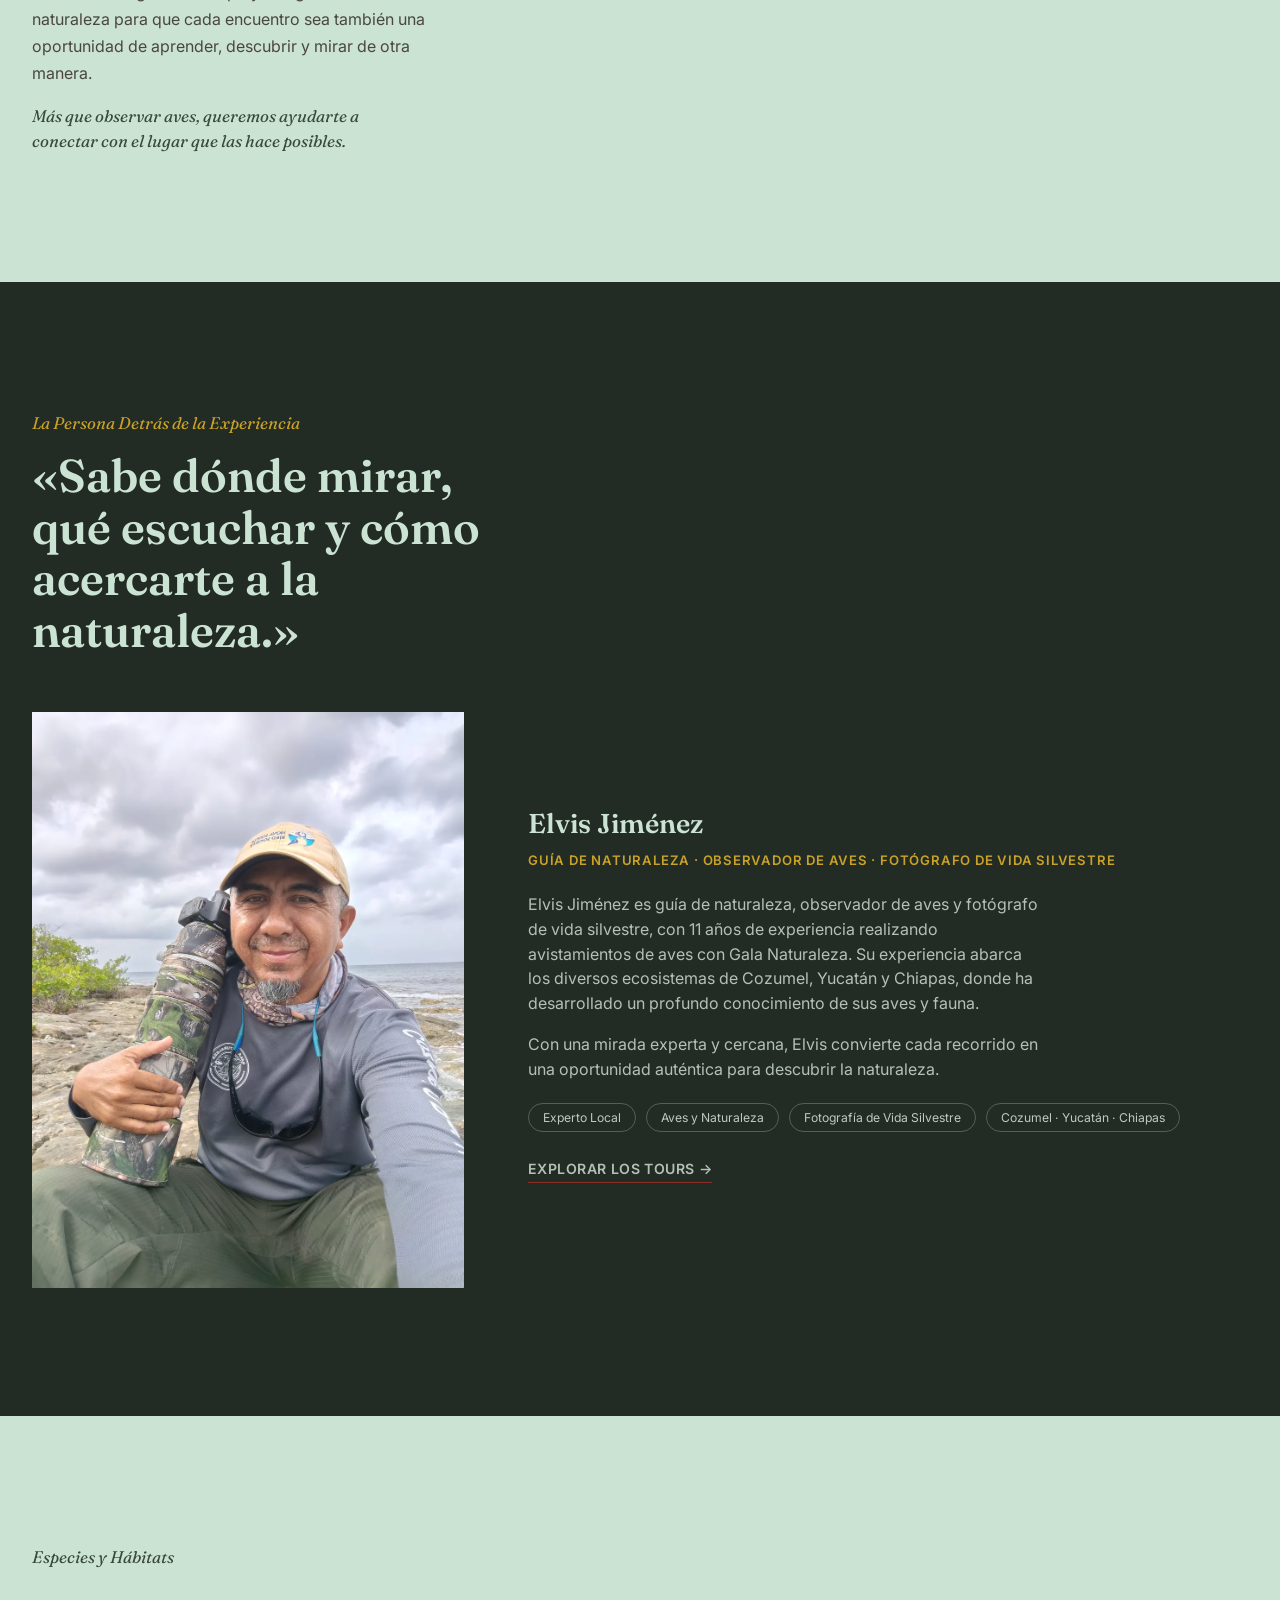
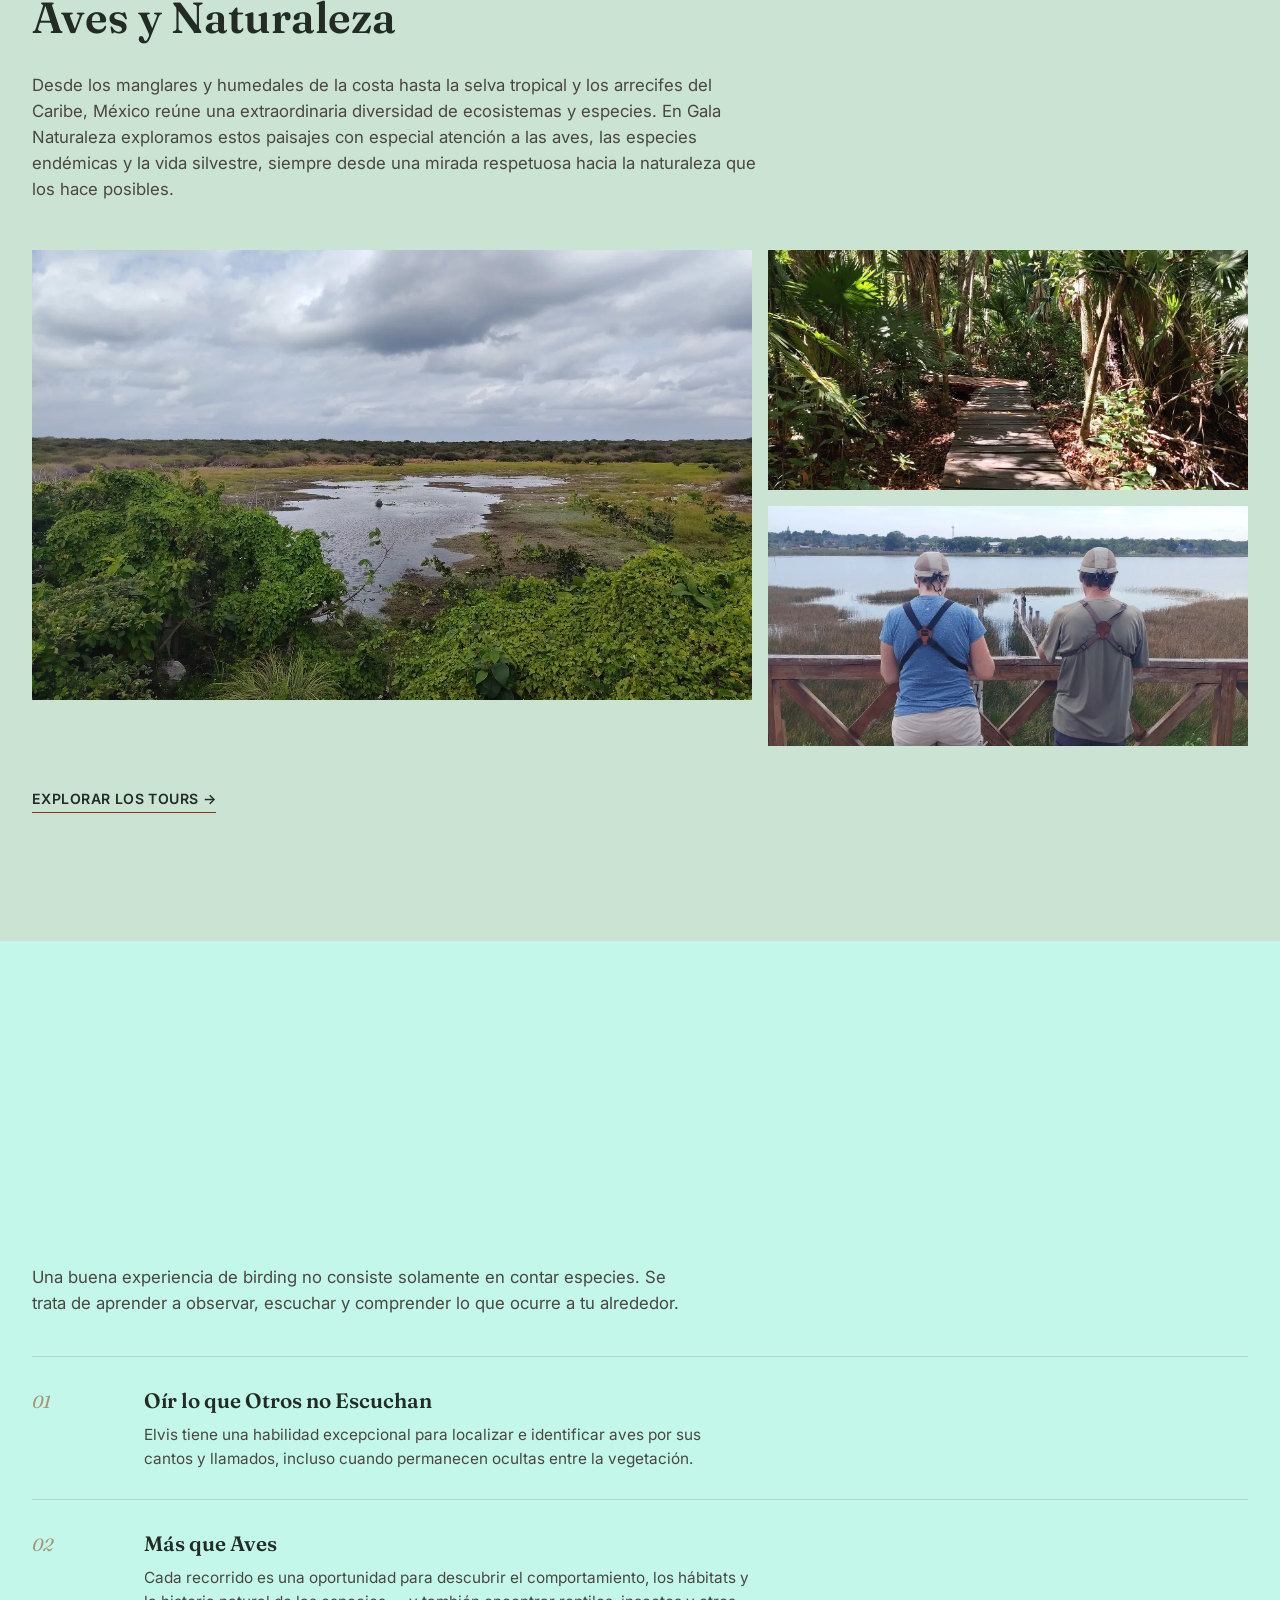
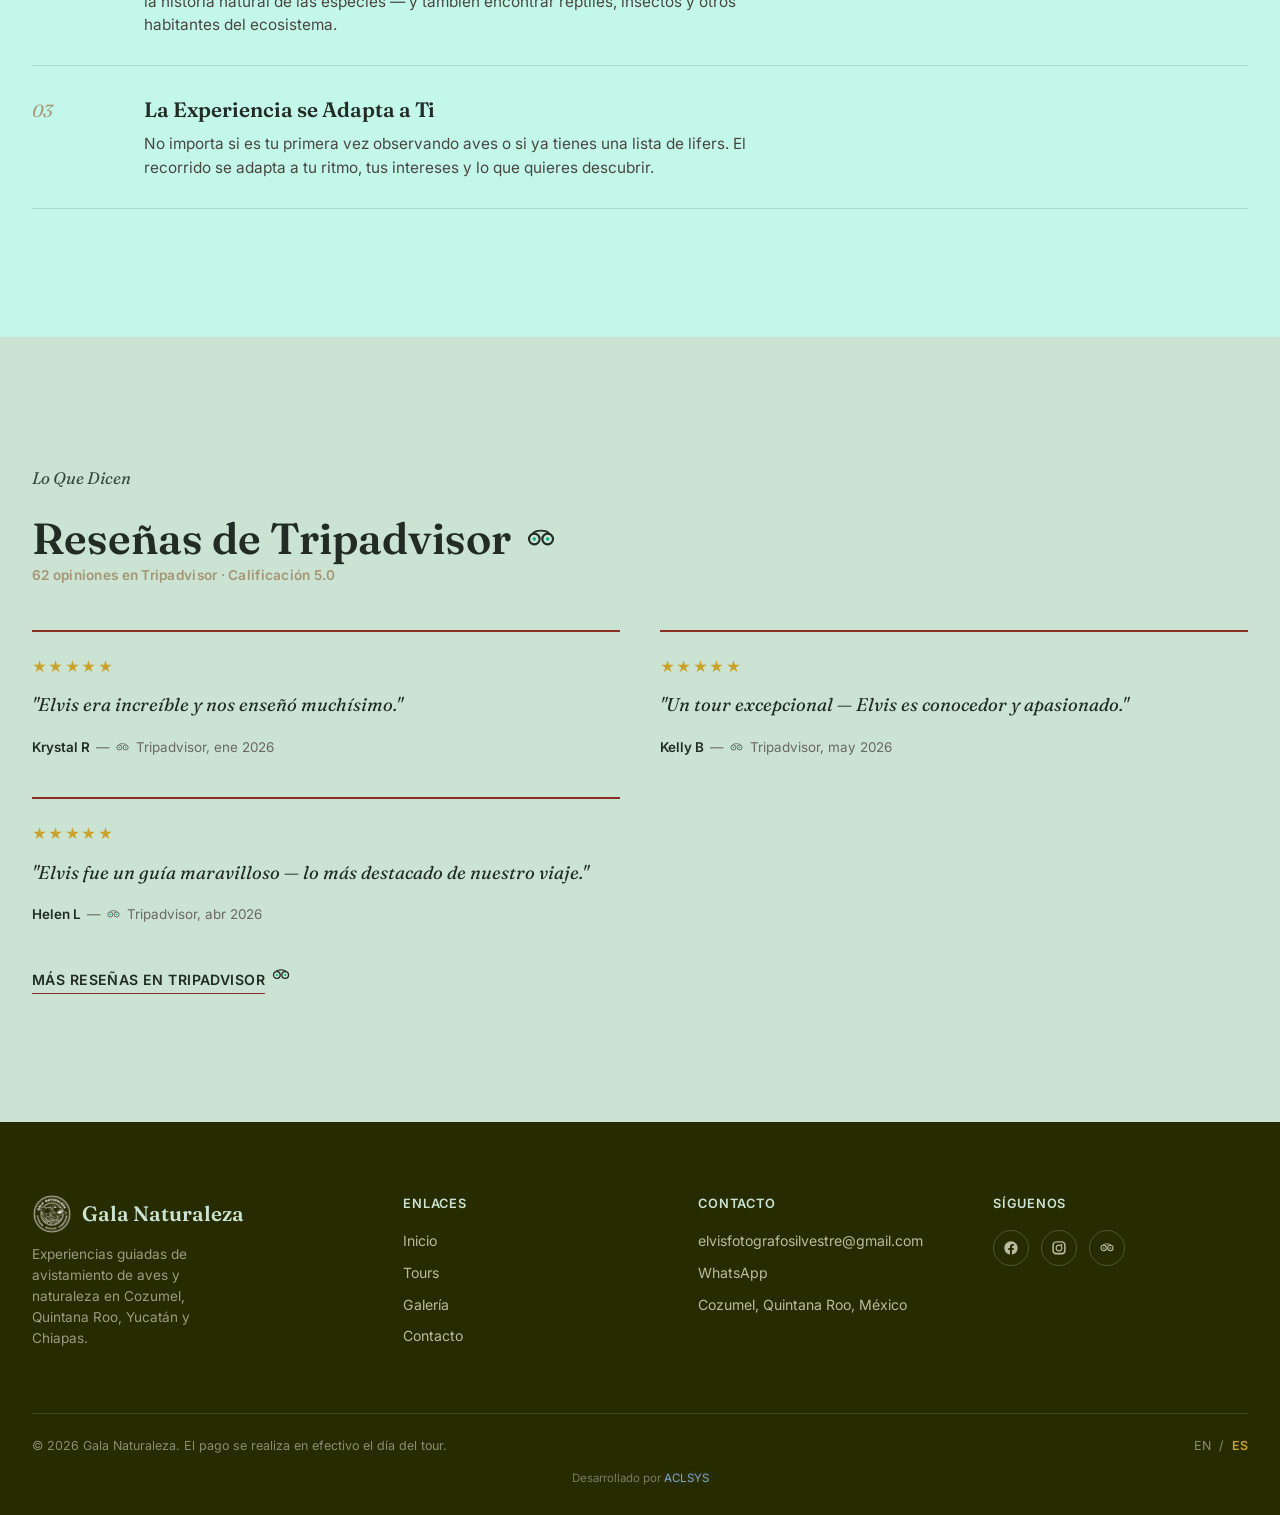
<file: es/index.html>
<!DOCTYPE html>
  <html lang="es">
  <head>
  <meta charset="UTF-8">
  <meta name="viewport" content="width=device-width, initial-scale=1.0">
  <title>Gala Naturaleza — Tours de Avistamiento de Aves en Cozumel, Yucatán y Chiapas</title>
  <meta name="description" content="Experiencias guiadas de avistamiento de aves, naturaleza y fotografía de vida silvestre en Cozumel, Quintana Roo, Yucatán y Chiapas con el naturalista local Elvis Jiménez.">
  <link rel="icon" href="/favicon.ico" sizes="48x48">
<link rel="preload" as="image" href="/img/hero/slide-1.webp" fetchpriority="high">
  <link rel="alternate" hreflang="en" href="https://galanaturaleza.com/en/index.html">
  <link rel="alternate" hreflang="es" href="https://galanaturaleza.com/es/index.html">
  <link rel="canonical" href="https://galanaturaleza.com/es/index.html">
  <link rel="preconnect" href="https://fonts.googleapis.com">
  <link rel="preconnect" href="https://fonts.gstatic.com" crossorigin>
  <link href="https://fonts.googleapis.com/css2?family=Fraunces:opsz,wght@9..144,400;9..144,500;9..144,600&family=Inter:wght@400;500;600;700&display=swap" rel="stylesheet">
  <link rel="stylesheet" href="../css/styles.css">
  <meta name="twitter:card" content="summary_large_image">
  <meta name="twitter:title" content="Gala Naturaleza — Tours de Avistamiento de Aves en Cozumel, Yucatán y Chiapas">
<meta name="twitter:description" content="Experiencias guiadas de avistamiento de aves, naturaleza y fotografía de vida silvestre en Cozumel, Quintana Roo, Yucatán y Chiapas con el naturalista local Elvis Jiménez.">
<meta name="twitter:image" content="https://galanaturaleza.com/img/og/og-image.jpeg">
  <meta property="og:type" content="website">
  <meta property="og:site_name" content="Gala Naturaleza">
  <meta property="og:locale" content="es_MX">
  <meta property="og:locale:alternate" content="en_US">
  <meta property="og:url" content="https://galanaturaleza.com/es/index.html">
  <meta property="og:title" content="Gala Naturaleza — Tours de Avistamiento de Aves en Cozumel, Yucatán y Chiapas">
  <meta property="og:description" content="Experiencias guiadas de avistamiento de aves, naturaleza y fotografía de vida silvestre en Cozumel, Quintana Roo, Yucatán y Chiapas con el naturalista local Elvis Jiménez.">
  <meta property="og:image" content="https://galanaturaleza.com/img/og/og-image.jpeg">
  <meta property="og:image:width" content="1200">
  <meta property="og:image:height" content="630">
<!-- JSON-LD LocalBusiness (ES, para es/index.html). ONE block only: replace BOTH old JSON-LD blocks with this one.
     reviewCount=62 and ratingValue=5.0 are real Tripadvisor data (verified). Review every 2-3 months. -->
     <script type="application/ld+json">
      {
        "@context": "https://schema.org",
        "@type": ["LocalBusiness", "TravelAgency"],
        "@id": "https://galanaturaleza.com/#business",
        "name": "Gala Naturaleza",
        "description": "Experiencias guiadas de observación de aves y naturaleza en Cozumel, la Península de Yucatán y Chiapas, con el fotógrafo de naturaleza Elvis Jiménez.",
        "url": "https://galanaturaleza.com/es/index.html",
        "logo": "https://galanaturaleza.com/img/logo/logo.png",
        "image": "https://galanaturaleza.com/img/og/og-image.jpeg",
        "telephone": "+529871413620",
        "email": "elvisfotografosilvestre@gmail.com",
        "paymentAccepted": "Cash",
        "knowsLanguage": ["en", "es"],
        "address": {
          "@type": "PostalAddress",
          "addressLocality": "Cozumel",
          "addressRegion": "Quintana Roo",
          "addressCountry": "MX"
        },
        "areaServed": [
          { "@type": "Place", "name": "Cozumel, Quintana Roo" },
          { "@type": "AdministrativeArea", "name": "Yucatán" },
          { "@type": "AdministrativeArea", "name": "Chiapas" }
        ],
        "founder": { "@type": "Person", "name": "Elvis Jiménez", "jobTitle": "Fotógrafo de naturaleza y guía de aves" },
        "sameAs": [
          "https://www.facebook.com/galareptiles/",
          "https://www.instagram.com/gala_naturaleza_photography/",
          "https://www.tripadvisor.com.mx/Attraction_Review-g150809-d33016152-Reviews-Gala_Naturaleza-Cozumel_Yucatan_Peninsula.html"
        ],
        "aggregateRating": {
          "@type": "AggregateRating",
          "ratingValue": "5.0",
          "bestRating": "5",
          "reviewCount": "62"
        },
        "review": [
          {
            "@type": "Review",
            "inLanguage": "en",
            "author": { "@type": "Person", "name": "Krystal R" },
            "reviewRating": { "@type": "Rating", "ratingValue": "5", "bestRating": "5" },
            "reviewBody": "Elvis was amazing and taught us so much."
          },
          {
            "@type": "Review",
            "inLanguage": "en",
            "author": { "@type": "Person", "name": "Kelly B" },
            "reviewRating": { "@type": "Rating", "ratingValue": "5", "bestRating": "5" },
            "reviewBody": "An exceptional birding tour — Elvis is knowledgeable and passionate."
          },
          {
            "@type": "Review",
            "inLanguage": "en",
            "author": { "@type": "Person", "name": "Helen L" },
            "reviewRating": { "@type": "Rating", "ratingValue": "5", "bestRating": "5" },
            "reviewBody": "Elvis was a wonderful guide — the highlight of our trip."
          }
        ]
      }
      </script>
  </head>
  <body>
  
  <a class="skip-link" href="#main">Saltar al contenido</a>
  
  <header class="site-header">
    <div class="wrap topbar">
      <a href="index.html" class="brand">
        <img src="../img/logo/logo.png" alt="Gala Naturaleza" width="55" height="55">
        <span class="brand-name">Gala Naturaleza</span>
      </a>
  
      <nav id="site-nav">
        <ul>
          <li><a href="index.html" aria-current="page">Inicio</a></li>
          <li><a href="tours.html">Tours</a></li>
          <li><a href="gallery.html">Galería</a></li>
          <li><a href="contact.html">Contacto</a></li>
          <li class="mobile-lang-row">
            <svg viewBox="0 0 24 24" fill="none" stroke="currentColor" stroke-width="1.6" aria-hidden="true"><circle cx="12" cy="12" r="9"/><path d="M3 12h18M12 3c2.5 2.5 4 5.5 4 9s-1.5 6.5-4 9c-2.5-2.5-4-5.5-4-9s1.5-6.5 4-9z"/></svg>
            <div class="lang-switch">
              <a href="../en/index.html">EN</a>
              <span aria-current="true">ES</span>
            </div>
          </li>
          <li><a href="https://wa.me/529871413620?text=Hola!%20Quisiera%20reservar%20un%20tour" class="mobile-book">Reservar Tour</a></li>
        </ul>
      </nav>
  
      <div class="header-actions">
        <a href="https://wa.me/529871413620?text=Hola!%20Quisiera%20reservar%20un%20tour" class="book-link">Reservar Tour</a>
        <div class="lang-switch">
          <a href="../en/index.html">EN</a>
          <span aria-current="true">ES</span>
        </div>
        <button class="nav-toggle" aria-label="Abrir menú" aria-expanded="false" aria-controls="site-nav">
          <svg viewBox="0 0 24 24" fill="none" stroke="currentColor" stroke-width="2"><line x1="3" y1="6" x2="21" y2="6"/><line x1="3" y1="12" x2="21" y2="12"/><line x1="3" y1="18" x2="21" y2="18"/></svg>
        </button>
      </div>
    </div>
  </header>
  
<main id="main">

  <!-- ===== HERO ===== -->
  <section class="hero-cinematic">
    <div class="hero-slide is-active" style="background-image:url('../img/hero/slide-1.webp');"></div>
    <div class="hero-slide" style="background-image:url('../img/hero/slide-2.webp');"></div>
    <div class="hero-slide" style="background-image:url('../img/hero/slide-3.webp');"></div>
    <div class="hero-content wrap">
      <p class="hero-kicker">Avistamiento de Aves · Naturaleza · Vida Silvestre</p>
      <h1>Descubre las Aves de Cozumel, Yucatán y Chiapas</h1>
      <p class="hero-sub">Explora los paisajes y la vida silvestre del sureste de México con Elvis Jiménez, guía local y fotógrafo de naturaleza.</p>
      <a href="https://wa.me/529871413620?text=Hola!%20Quisiera%20reservar%20un%20tour" class="hero-cta">Reservar Tour →</a>
    </div>
  </section>

  <!-- ===== BIENVENIDA / INTRO ===== -->
  <section class="intro-section">
    <div class="wrap">
      <div class="intro-grid reveal">
        <div class="intro-copy">
          <p class="intro-eyebrow">00 — Bienvenidos</p>
          <p class="intro-tagline">Cozumel, la Península de Yucatán y Chiapas: aventuras de avistamiento de aves con Elvis.</p>
          <div class="intro-rule"></div>
          <h2 class="intro-headline">Donde cada recorrido es una oportunidad para mirar la naturaleza de otra manera.</h2>
          <p class="intro-body">En Gala Naturaleza guiamos experiencias de avistamiento de aves y vida silvestre en Cozumel, la Península de Yucatán y Chiapas. Cada recorrido nace del conocimiento profundo del territorio y de una pasión genuina por observar la naturaleza con atención, paciencia y respeto.</p>
          <p class="intro-body">Exploramos selvas, costas, manglares y otros paisajes en busca de especies endémicas, residentes y migratorias, adaptando cada salida al ritmo, experiencia e intereses de quienes nos acompañan. Combinamos guía de campo y fotografía de naturaleza para que cada encuentro sea también una oportunidad de aprender, descubrir y mirar de otra manera.</p>
          <p class="intro-closing">Más que observar aves, queremos ayudarte a conectar con el lugar que las hace posibles.</p>
        </div>
        <div class="intro-media">
          <img src="../img/welcome.webp" alt="Experiencia de avistamiento de aves Gala Naturaleza" loading="lazy">
        </div>
      </div>
    </div>
  </section>

  <!-- ===== ELVIS ===== -->
  <section class="elvis-section">
    <div class="wrap">
      <p class="kicker reveal">La Persona Detrás de la Experiencia</p>
      <p class="elvis-statement reveal">«Sabe dónde mirar, qué escuchar y cómo acercarte a la naturaleza.»</p>
      <div class="elvis-grid reveal">
        <img src="../img/elvis/elvis.webp" alt="Elvis Jiménez, guía de naturaleza, observador de aves y fotógrafo de vida silvestre" loading="lazy">
        <div>
          <h3>Elvis Jiménez</h3>
          <span class="elvis-role">Guía de Naturaleza · Observador de Aves · Fotógrafo de Vida Silvestre</span>
          <p>Elvis Jiménez es guía de naturaleza, observador de aves y fotógrafo de vida silvestre, con 11 años de experiencia realizando avistamientos de aves con Gala Naturaleza. Su experiencia abarca los diversos ecosistemas de Cozumel, Yucatán y Chiapas, donde ha desarrollado un profundo conocimiento de sus aves y fauna.</p>
<p>Con una mirada experta y cercana, Elvis convierte cada recorrido en una oportunidad auténtica para descubrir la naturaleza.</p>
          <ul class="elvis-tags">
            <li><span>Experto Local</span></li>
            <li><span>Aves y Naturaleza</span></li>
            <li><span>Fotografía de Vida Silvestre</span></li>
            <li><span>Cozumel · Yucatán · Chiapas</span></li>
          </ul>
          <p style="margin-top:28px;"><a href="tours.html" class="section-link">Explorar los Tours →</a></p>
        </div>
      </div>
    </div>
  </section>

  <!-- ===== BIRDS & NATURE ===== -->
  <section class="birds-immersive">
    <div class="wrap">
      <p class="kicker reveal">Especies y Hábitats</p>
      <h2 class="section-title reveal">Aves y Naturaleza</h2>
      <div class="birds-copy reveal">
        <p>Desde los manglares y humedales de la costa hasta la selva tropical y los arrecifes del Caribe, México reúne una extraordinaria diversidad de ecosistemas y especies. En Gala Naturaleza exploramos estos paisajes con especial atención a las aves, las especies endémicas y la vida silvestre, siempre desde una mirada respetuosa hacia la naturaleza que los hace posibles.</p>
      </div>
      <div class="birds-media-grid reveal">
        <div class="primary"><img src="../img/gallery/gallery-01.webp" alt="Fotografía de campo, Quintana Roo" loading="lazy"></div>
        <div class="secondary">
          <div><img src="../img/gallery/gallery-02.webp" alt="Fotografía de campo, Quintana Roo" loading="lazy"></div>
          <div><img src="../img/gallery/gallery-03.webp" alt="Fotografía de campo, Quintana Roo" loading="lazy"></div>
        </div>
      </div>
      <p style="margin-top:40px;"><a href="tours.html" class="section-link">Explorar los Tours →</a></p>
    </div>
  </section>

  <!-- ===== WHY GALA NATURALEZA ===== -->
  <section class="why-section">
    <div class="wrap">
      <p class="kicker reveal">Por Qué Gala Naturaleza</p>
      <h2 class="section-title reveal">Aprende a Ver la Naturaleza de Otra Manera</h2>
      <p class="reveal" style="max-width:42rem; font-size:1.05rem; color:#4A4741; margin-bottom:8px;">Una buena experiencia de birding no consiste solamente en contar especies. Se trata de aprender a observar, escuchar y comprender lo que ocurre a tu alrededor.</p>
      <div class="why-list reveal">
        <div class="why-item">
          <span class="why-num">01</span>
          <div>
            <h4>Oír lo que Otros no Escuchan</h4>
            <p>Elvis tiene una habilidad excepcional para localizar e identificar aves por sus cantos y llamados, incluso cuando permanecen ocultas entre la vegetación.</p>
          </div>
        </div>
        <div class="why-item">
          <span class="why-num">02</span>
          <div>
            <h4>Más que Aves</h4>
            <p>Cada recorrido es una oportunidad para descubrir el comportamiento, los hábitats y la historia natural de las especies — y también encontrar reptiles, insectos y otros habitantes del ecosistema.</p>
          </div>
        </div>
        <div class="why-item">
          <span class="why-num">03</span>
          <div>
            <h4>La Experiencia se Adapta a Ti</h4>
            <p>No importa si es tu primera vez observando aves o si ya tienes una lista de lifers. El recorrido se adapta a tu ritmo, tus intereses y lo que quieres descubrir.</p>
          </div>
        </div>
      </div>
    </div>
  </section>

  <!-- ===== REVIEWS ===== -->
  <section class="reviews-section">
    <div class="wrap">
      <p class="kicker reveal">Lo Que Dicen</p>
      <div class="section-title-row"><h2 class="section-title reveal" style="margin-bottom:0;">Reseñas de Tripadvisor</h2>
        <svg class="trip-badge" viewBox="0 0 24 24" aria-hidden="true"><circle cx="7" cy="12" r="4" fill="none" stroke="currentColor" stroke-width="1.6"/><circle cx="17" cy="12" r="4" fill="none" stroke="currentColor" stroke-width="1.6"/><circle cx="7" cy="12" r="1.3"/><circle cx="17" cy="12" r="1.3"/><path d="M12 5.8c-2.4 0-4.6.6-6.1 1.7M12 5.8c2.4 0 4.6.6 6.1 1.7" stroke="currentColor" stroke-width="1.3" fill="none"/></svg>
      </div>
      <p class="trip-count reveal">62 opiniones en Tripadvisor · Calificación 5.0</p>
      <div class="review-grid reveal">
        <div class="review-card">
          <p class="review-stars">★★★★★</p>
          <p class="review-quote">"Elvis era increíble y nos enseñó muchísimo."</p>
          <p class="review-author"><b>Krystal R</b> — <svg class="trip-icon" viewBox="0 0 24 24" aria-hidden="true"><circle cx="7" cy="12" r="4" fill="none" stroke="currentColor" stroke-width="1.6"/><circle cx="17" cy="12" r="4" fill="none" stroke="currentColor" stroke-width="1.6"/><circle cx="7" cy="12" r="1.3"/><circle cx="17" cy="12" r="1.3"/><path d="M12 5.8c-2.4 0-4.6.6-6.1 1.7M12 5.8c2.4 0 4.6.6 6.1 1.7" stroke="currentColor" stroke-width="1.3" fill="none"/></svg> Tripadvisor, ene 2026</p>
        </div>
        <div class="review-card">
          <p class="review-stars">★★★★★</p>
          <p class="review-quote">"Un tour excepcional — Elvis es conocedor y apasionado."</p>
          <p class="review-author"><b>Kelly B</b> — <svg class="trip-icon" viewBox="0 0 24 24" aria-hidden="true"><circle cx="7" cy="12" r="4" fill="none" stroke="currentColor" stroke-width="1.6"/><circle cx="17" cy="12" r="4" fill="none" stroke="currentColor" stroke-width="1.6"/><circle cx="7" cy="12" r="1.3"/><circle cx="17" cy="12" r="1.3"/><path d="M12 5.8c-2.4 0-4.6.6-6.1 1.7M12 5.8c2.4 0 4.6.6 6.1 1.7" stroke="currentColor" stroke-width="1.3" fill="none"/></svg> Tripadvisor, may 2026</p>
        </div>
        <div class="review-card">
          <p class="review-stars">★★★★★</p>
          <p class="review-quote">"Elvis fue un guía maravilloso — lo más destacado de nuestro viaje."</p>
          <p class="review-author"><b>Helen L</b> — <svg class="trip-icon" viewBox="0 0 24 24" aria-hidden="true"><circle cx="7" cy="12" r="4" fill="none" stroke="currentColor" stroke-width="1.6"/><circle cx="17" cy="12" r="4" fill="none" stroke="currentColor" stroke-width="1.6"/><circle cx="7" cy="12" r="1.3"/><circle cx="17" cy="12" r="1.3"/><path d="M12 5.8c-2.4 0-4.6.6-6.1 1.7M12 5.8c2.4 0 4.6.6 6.1 1.7" stroke="currentColor" stroke-width="1.3" fill="none"/></svg> Tripadvisor, abr 2026</p>
        </div>
      </div>
      <p style="margin-top:40px;"><a href="https://www.tripadvisor.com.mx/Attraction_Review-g150809-d33016152-Reviews-Gala_Naturaleza-Cozumel_Yucatan_Peninsula.html" class="section-link">Más Reseñas en Tripadvisor</a><svg class="trip-icon-lg" viewBox="0 0 24 24" aria-hidden="true"><circle cx="7" cy="12" r="4" fill="none" stroke="currentColor" stroke-width="1.6"/><circle cx="17" cy="12" r="4" fill="none" stroke="currentColor" stroke-width="1.6"/><circle cx="7" cy="12" r="1.3"/><circle cx="17" cy="12" r="1.3"/><path d="M12 5.8c-2.4 0-4.6.6-6.1 1.7M12 5.8c2.4 0 4.6.6 6.1 1.7" stroke="currentColor" stroke-width="1.3" fill="none"/></svg></p>
    </div>
  </section>

  <!-- ===== ACCESSORIES =====
  <section class="accessories-section">
    <div class="wrap">
      <p class="kicker reveal">Gala Naturaleza</p>
      <h2 class="section-title reveal">Accesorios</h2>
      <div class="accessories-grid reveal">
        <div class="accessory-card">
          <img src="../img/products/cap.jpg" alt="Gorra Gala Naturaleza" loading="lazy">
          <h4>Gorra de Campo</h4>
          <p>¿Te interesa un accesorio? Envíanos un mensaje y nos pondremos en contacto.</p>
        </div>
        <div class="accessory-card">
          <img src="../img/products/tshirt.jpg" alt="Playera Gala Naturaleza" loading="lazy">
          <h4>Playera</h4>
          <p>¿Ya tienes un tour reservado? Podemos coordinar la entrega durante tu tour.</p>
        </div>
      </div>
      <p style="margin-top:40px;"><a href="https://wa.me/529871413620?text=Hola!%20Quisiera%20preguntar%20sobre%20un%20accesorio" class="section-link">Pregunta por un accesorio →</a></p>
    </div>
  </section>-->

</main>

<!-- ===== FOOTER ===== -->
<footer class="site">
  <div class="wrap">
    <div class="footer-grid">
      <div>
        <div class="footer-brand-row">
          <img src="../img/logo/logo.png" alt="Gala Naturaleza" class="footer-logo-mini">
          <p class="footer-brand-name">Gala Naturaleza</p>
        </div>
        <p class="footer-tagline">Experiencias guiadas de avistamiento de aves y naturaleza en Cozumel, Quintana Roo, Yucatán y Chiapas.</p>
      </div>

      <div class="footer-col">
        <h5>Enlaces</h5>
        <ul>
          <li><a href="index.html">Inicio</a></li>
          <li><a href="tours.html">Tours</a></li>
          <li><a href="gallery.html">Galería</a></li>
          <li><a href="contact.html">Contacto</a></li>
        </ul>
      </div>

      <div class="footer-col">
        <h5>Contacto</h5>
        <ul>
          <li><a href="mailto:elvisfotografosilvestre@gmail.com"> elvisfotografosilvestre@gmail.com</a></li>
          <li><a href="https://wa.me/529871413620">WhatsApp</a></li>
          <li>Cozumel, Quintana Roo, México</li>
        </ul>
      </div>

      <div class="footer-col">
        <h5>Síguenos</h5>
        <div class="footer-social">
          <a href="https://www.facebook.com/galareptiles/?locale=es_LA" aria-label="Facebook" target="_blank" rel="noopener">
            <svg viewBox="0 0 24 24" aria-hidden="true"><path d="M22 12.06C22 6.5 17.52 2 12 2S2 6.5 2 12.06c0 5.02 3.66 9.18 8.44 9.94v-7.03H7.9v-2.91h2.54V9.85c0-2.51 1.49-3.9 3.77-3.9 1.09 0 2.23.2 2.23.2v2.46h-1.26c-1.24 0-1.63.77-1.63 1.56v1.89h2.78l-.44 2.91h-2.34V22c4.78-.76 8.44-4.92 8.44-9.94z"/></svg>
          </a>
          <a href="https://www.instagram.com/gala_naturaleza_photography/" aria-label="Instagram" target="_blank" rel="noopener">
            <svg viewBox="0 0 24 24" aria-hidden="true"><path d="M12 2c2.72 0 3.06.01 4.12.06 1.06.05 1.79.22 2.43.47.66.26 1.21.6 1.76 1.15.55.55.9 1.1 1.15 1.76.25.64.42 1.37.47 2.43.05 1.06.06 1.4.06 4.12s-.01 3.06-.06 4.12c-.05 1.06-.22 1.79-.47 2.43-.26.66-.6 1.21-1.15 1.76-.55.55-1.1.9-1.76 1.15-.64.25-1.37.42-2.43.47-1.06.05-1.4.06-4.12.06s-3.06-.01-4.12-.06c-1.06-.05-1.79-.22-2.43-.47-.66-.26-1.21-.6-1.76-1.15-.55-.55-.9-1.1-1.15-1.76-.25-.64-.42-1.37-.47-2.43C2.01 15.06 2 14.72 2 12s.01-3.06.06-4.12c.05-1.06.22-1.79.47-2.43.26-.66.6-1.21 1.15-1.76.55-.55 1.1-.9 1.76-1.15.64-.25 1.37-.42 2.43-.47C8.94 2.01 9.28 2 12 2zm0 1.8c-2.67 0-2.99.01-4.04.06-.87.04-1.34.18-1.65.3-.42.16-.71.35-1.02.66-.31.31-.5.6-.66 1.02-.12.31-.26.78-.3 1.65-.05 1.05-.06 1.37-.06 4.04s.01 2.99.06 4.04c.04.87.18 1.34.3 1.65.16.42.35.71.66 1.02.31.31.6.5 1.02.66.31.12.78.26 1.65.3 1.05.05 1.37.06 4.04.06s2.99-.01 4.04-.06c.87-.04 1.34-.18 1.65-.3.42-.16.71-.35 1.02-.66.31-.31.5-.6.66-1.02.12-.31.26-.78.3-1.65.05-1.05.06-1.37.06-4.04s-.01-2.99-.06-4.04c-.04-.87-.18-1.34-.3-1.65-.16-.42-.35-.71-.66-1.02-.31-.31-.6-.5-1.02-.66-.31-.12-.78-.26-1.65-.3C14.99 3.81 14.67 3.8 12 3.8zm0 3.05a5.15 5.15 0 1 1 0 10.3 5.15 5.15 0 0 1 0-10.3zm0 1.8a3.35 3.35 0 1 0 0 6.7 3.35 3.35 0 0 0 0-6.7zm5.35-1.98a1.2 1.2 0 1 1-2.4 0 1.2 1.2 0 0 1 2.4 0z"/></svg>
          </a>
          <a href="https://www.tripadvisor.com.mx/Attraction_Review-g150809-d33016152-Reviews-Gala_Naturaleza-Cozumel_Yucatan_Peninsula.html" aria-label="Tripadvisor" target="_blank" rel="noopener">
            <svg viewBox="0 0 24 24" aria-hidden="true"><circle cx="7" cy="12" r="4" fill="none" stroke="currentColor" stroke-width="1.6"/><circle cx="17" cy="12" r="4" fill="none" stroke="currentColor" stroke-width="1.6"/><circle cx="7" cy="12" r="1.3"/><circle cx="17" cy="12" r="1.3"/><path d="M12 5.8c-2.4 0-4.6.6-6.1 1.7M12 5.8c2.4 0 4.6.6 6.1 1.7" stroke="currentColor" stroke-width="1.3" fill="none"/></svg>
          </a>
        </div>
      </div>
    </div>

    <div class="footer-bottom">
      <span>© 2026 Gala Naturaleza. El pago se realiza en efectivo el día del tour.</span>
      <div class="footer-lang">
        <a href="../en/index.html">EN</a>
        <span>/</span>
        <span aria-current="true">ES</span>
      </div>
    </div>
    <p class="footer-credit">Desarrollado por <a href="https://aclsys.net/servicios" target="_blank" rel="noopener">ACLSYS</a></p>
  </div>
</footer>
<div class="wa-bubble">
  <button class="wa-bubble-close" aria-label="Cerrar">&times;</button>
  <strong>¿Dudas sobre tu tour?</strong>
  Pregúntale a Elvis directo por WhatsApp.
  <a href="https://wa.me/529871413620?text=Hola!%20Quisiera%20saber%20m%C3%A1s%20sobre%20un%20tour" class="wa-bubble-link">Chatear ahora →</a>
</div>
<a class="wa-float" href="https://wa.me/529871413620?text=Hola!%20Quisiera%20reservar%20un%20tour" aria-label="Chatear por WhatsApp">
  <svg viewBox="0 0 24 24" aria-hidden="true"><path d="M20.5 3.5A11.8 11.8 0 0 0 12 0C5.4 0 .1 5.3.1 11.9c0 2.1.6 4.1 1.6 5.9L0 24l6.4-1.7c1.7.9 3.6 1.4 5.6 1.4 6.6 0 11.9-5.3 11.9-11.9 0-3.2-1.2-6.1-3.4-8.3zM12 21.6c-1.8 0-3.5-.5-5-1.4l-.4-.2-3.8 1 1-3.7-.2-.4a9.7 9.7 0 0 1-1.5-5.2C2.1 6.5 6.5 2.1 12 2.1c2.6 0 5.1 1 7 2.9a9.7 9.7 0 0 1 2.9 7c0 5.5-4.4 9.9-9.9 9.9z"/></svg>
  <span>WhatsApp</span>
</a>

<script src="../js/main.js"></script>
</body>
</html>
</file>
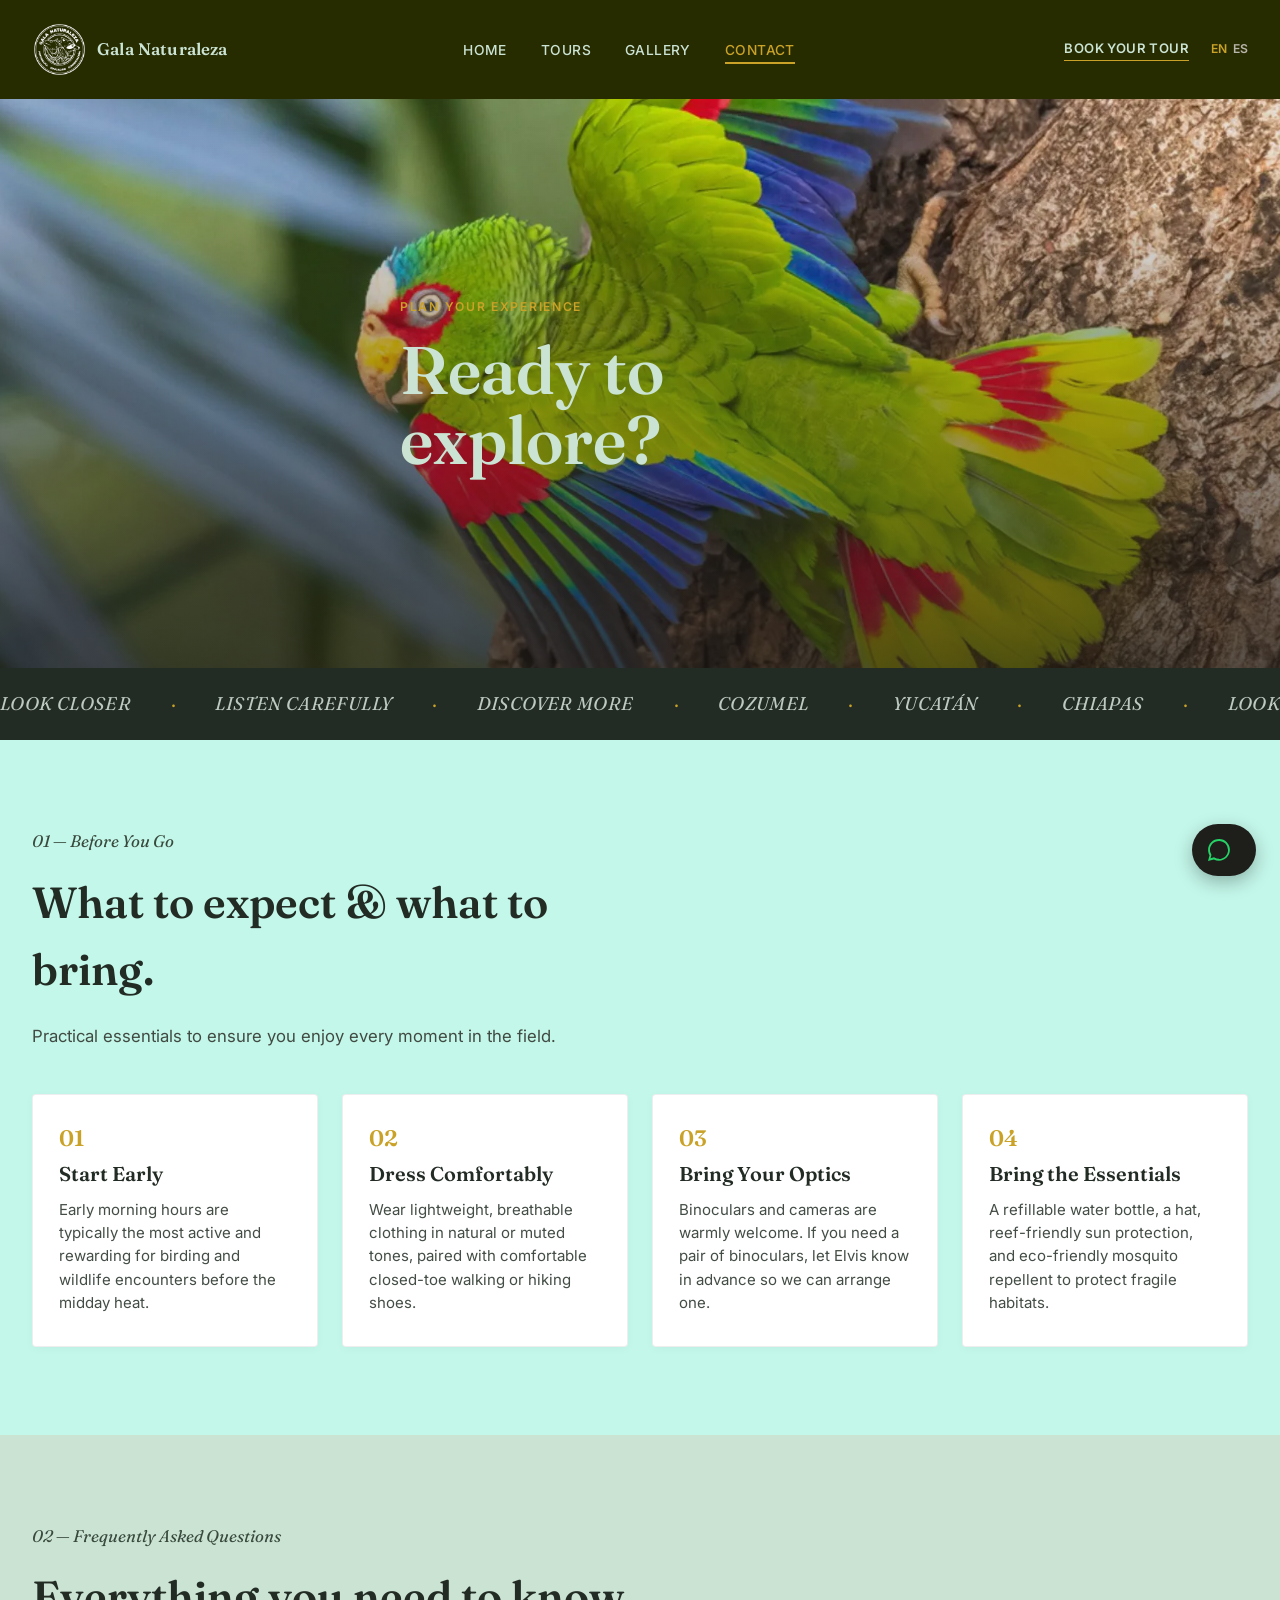
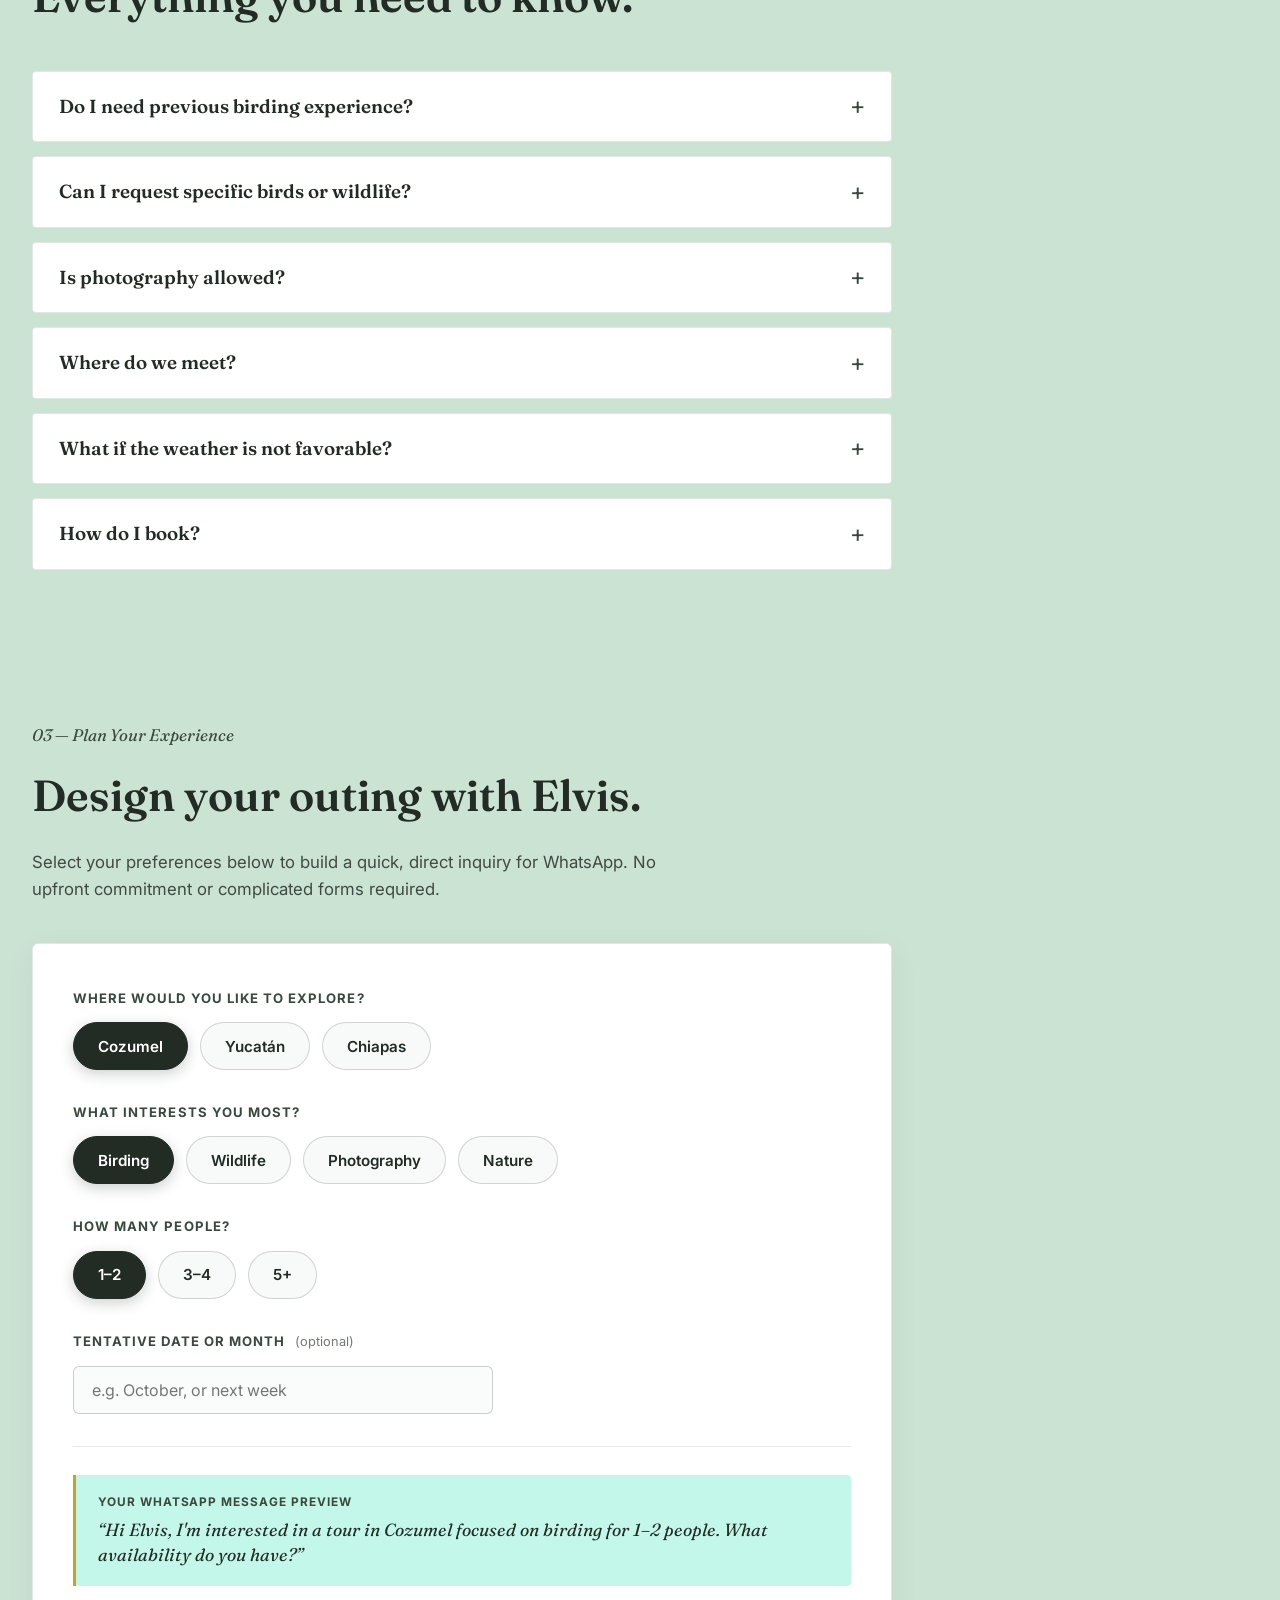
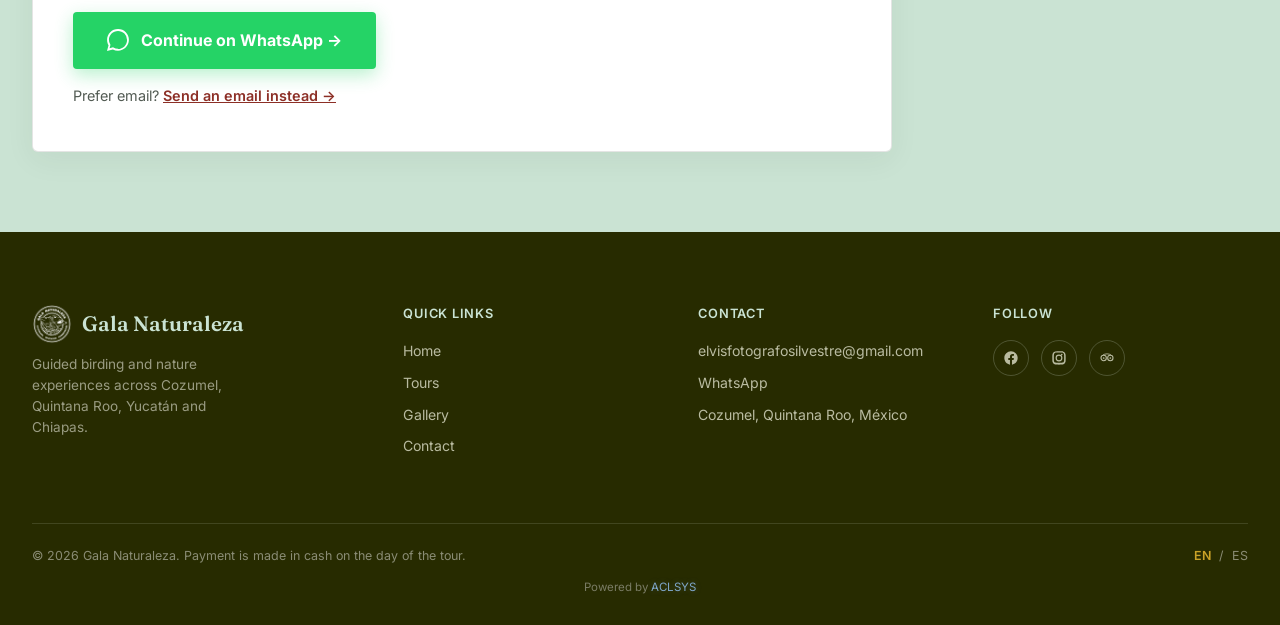
<file: en/contact.html>
<!DOCTYPE html>
<html lang="en">
<head>
<meta charset="UTF-8">
<meta name="viewport" content="width=device-width, initial-scale=1.0">
<title>Contact & Trip Planner — Gala Naturaleza</title>
<meta name="description" content="Plan your private birding and wildlife tour in Cozumel, Yucatán, or Chiapas with local naturalist Elvis Jiménez. Build your customized inquiry for WhatsApp.">
<link rel="icon" href="/favicon.ico" sizes="48x48">
<link rel="alternate" hreflang="en" href="https://galanaturaleza.com/en/contact.html">
<link rel="alternate" hreflang="es" href="https://galanaturaleza.com/es/contact.html">
<link rel="canonical" href="https://galanaturaleza.com/en/contact.html">
<link rel="preconnect" href="https://fonts.googleapis.com">
<link rel="preconnect" href="https://fonts.gstatic.com" crossorigin>
<link href="https://fonts.googleapis.com/css2?family=Fraunces:opsz,wght@9..144,400;9..144,500;9..144,600&family=Inter:wght@400;500;600;700&display=swap" rel="stylesheet">
<link rel="stylesheet" href="../css/styles.css">
<meta name="twitter:title" content="Contact & Trip Planner — Gala Naturaleza">
<meta name="twitter:description" content="Plan your private birding and wildlife tour in Cozumel, Yucatán, or Chiapas with local naturalist Elvis Jiménez. Build your customized inquiry for WhatsApp.">
<meta name="twitter:image" content="https://galanaturaleza.com/img/og/og-image.jpeg">
<meta property="og:type" content="website">
<meta property="og:site_name" content="Gala Naturaleza">
<meta property="og:locale" content="en_US">
<meta property="og:locale:alternate" content="es_MX">
<meta property="og:url" content="https://galanaturaleza.com/en/contact.html">
<meta property="og:title" content="Contact & Trip Planner — Gala Naturaleza">
<meta property="og:description" content="Plan your private birding and wildlife tour in Cozumel, Yucatán, or Chiapas with local naturalist Elvis Jiménez. Build your customized inquiry for WhatsApp.">
<meta property="og:image" content="https://galanaturaleza.com/img/og/og-image.jpeg">
<meta property="og:image:width" content="1200">
<meta property="og:image:height" content="630">
<meta name="twitter:card" content="summary_large_image">
</head>
<body>

<a class="skip-link" href="#main">Skip to content</a>

<header class="site-header no-hero">
  <div class="wrap topbar">
    <a href="index.html" class="brand">
      <img src="../img/logo/logo.png" alt="Gala Naturaleza" width="55" height="55">
      <span class="brand-name">Gala Naturaleza</span>
    </a>

    <nav id="site-nav">
      <ul>
        <li><a href="index.html">Home</a></li>
        <li><a href="tours.html">Tours</a></li>
        <li><a href="gallery.html">Gallery</a></li>
        <li><a href="contact.html" aria-current="page">Contact</a></li>
        <li class="mobile-lang-row">
          <svg viewBox="0 0 24 24" fill="none" stroke="currentColor" stroke-width="1.6" aria-hidden="true"><circle cx="12" cy="12" r="9"/><path d="M3 12h18M12 3c2.5 2.5 4 5.5 4 9s-1.5 6.5-4 9c-2.5-2.5-4-5.5-4-9s1.5-6.5 4-9z"/></svg>
          <div class="lang-switch">
            <span aria-current="true">EN</span>
            <a href="../es/contact.html">ES</a>
          </div>
        </li>
        <li><a href="https://wa.me/529871413620?text=Hi!%20I%27d%20like%20to%20book%20a%20tour" class="mobile-book">Book Your Tour</a></li>
      </ul>
    </nav>

    <div class="header-actions">
      <a href="https://wa.me/529871413620?text=Hi!%20I%27d%20like%20to%20book%20a%20tour" class="book-link">Book Your Tour</a>
      <div class="lang-switch">
        <span aria-current="true">EN</span>
        <a href="../es/contact.html">ES</a>
      </div>
      <button class="nav-toggle" aria-label="Open menu" aria-expanded="false" aria-controls="site-nav">
        <svg viewBox="0 0 24 24" fill="none" stroke="currentColor" stroke-width="2"><line x1="3" y1="6" x2="21" y2="6"/><line x1="3" y1="12" x2="21" y2="12"/><line x1="3" y1="18" x2="21" y2="18"/></svg>
      </button>
    </div>
  </div>
</header>

<main id="main">

  <!-- ===== HERO — Let's Talk (with short WhatsApp CTA) ===== -->
  <section class="page-hero">
    <div class="hero-slide" style="background-image:url('../img/hero/contacbird.webp');"></div>
    <div class="talk-hero-content wrap">
      <p class="hero-kicker">Plan Your Experience</p>
      <h1>Ready to explore?</h1>
    </div>
  </section>

  <!-- ===== MARQUEE ===== -->
  <div class="marquee" aria-hidden="true">
    <div class="marquee-track">
      <span>LOOK CLOSER</span><span class="dot">·</span>
      <span>LISTEN CAREFULLY</span><span class="dot">·</span>
      <span>DISCOVER MORE</span><span class="dot">·</span>
      <span>COZUMEL</span><span class="dot">·</span>
      <span>YUCATÁN</span><span class="dot">·</span>
      <span>CHIAPAS</span><span class="dot">·</span>
      <span>LOOK CLOSER</span><span class="dot">·</span>
      <span>LISTEN CAREFULLY</span><span class="dot">·</span>
      <span>DISCOVER MORE</span><span class="dot">·</span>
      <span>COZUMEL</span><span class="dot">·</span>
      <span>YUCATÁN</span><span class="dot">·</span>
      <span>CHIAPAS</span><span class="dot">·</span>
    </div>
  </div>

  <!-- ===== 1. BEFORE YOU GO (ESSENTIALS) ===== -->
  <section class="before-you-go">
    <div class="wrap">
      <div class="section-head reveal">
        <p class="kicker">01 — Before You Go</p>
        <h2 class="section-title">What to expect & what to bring.</h2>
        <p class="section-desc">Practical essentials to ensure you enjoy every moment in the field.</p>
      </div>

      <div class="essentials-grid">
        <div class="essential-card reveal">
          <span class="essential-num">01</span>
          <h3>Start Early</h3>
          <p>Early morning hours are typically the most active and rewarding for birding and wildlife encounters before the midday heat.</p>
        </div>

        <div class="essential-card reveal">
          <span class="essential-num">02</span>
          <h3>Dress Comfortably</h3>
          <p>Wear lightweight, breathable clothing in natural or muted tones, paired with comfortable closed-toe walking or hiking shoes.</p>
        </div>

        <div class="essential-card reveal">
          <span class="essential-num">03</span>
          <h3>Bring Your Optics</h3>
          <p>Binoculars and cameras are warmly welcome. If you need a pair of binoculars, let Elvis know in advance so we can arrange one.</p>
        </div>

        <div class="essential-card reveal">
          <span class="essential-num">04</span>
          <h3>Bring the Essentials</h3>
          <p>A refillable water bottle, a hat, reef-friendly sun protection, and eco-friendly mosquito repellent to protect fragile habitats.</p>
        </div>
      </div>
    </div>
  </section>

  <!-- ===== 2. FAQ ===== -->
  <section class="contact-faq">
    <div class="wrap">
      <div class="section-head reveal">
        <p class="kicker">02 — Frequently Asked Questions</p>
        <h2 class="section-title">Everything you need to know.</h2>
      </div>

      <div class="faq-accordion reveal">
        <details class="faq-item">
          <summary class="faq-question">Do I need previous birding experience?</summary>
          <div class="faq-answer">
            <p>Not at all. Every tour is private and customized to your pace. Whether you are picking up binoculars for the first time or you are a seasoned birder pursuing specific lifers, Elvis tailors the outing to your background and curiosity.</p>
          </div>
        </details>

        <details class="faq-item">
          <summary class="faq-question">Can I request specific birds or wildlife?</summary>
          <div class="faq-answer">
            <p>Absolutely. If you have specific target species (such as the Cozumel Emerald, Cozumel Vireo, Cozumel Wren, or Yucatán specialties), let Elvis know when you reach out so he can optimize the locations and timing.</p>
          </div>
        </details>

        <details class="faq-item">
          <summary class="faq-question">Is photography allowed?</summary>
          <div class="faq-answer">
            <p>Yes, warmly encouraged! Elvis is a professional wildlife photographer and can help you position for the best natural light, clean angles, and ethical photo encounters without stressing wildlife.</p>
          </div>
        </details>

        <details class="faq-item">
          <summary class="faq-question">Where do we meet?</summary>
          <div class="faq-answer">
            <p>For Cozumel tours, we can meet you directly at the ferry pier, or a convenient central landmark. For Yucatán and Chiapas expeditions, meeting details are coordinated directly with you.</p>
          </div>
        </details>

        <details class="faq-item">
          <summary class="faq-question">What if the weather is not favorable?</summary>
          <div class="faq-answer">
            <p>Light tropical sprinkles rarely stop the birds, but safety and enjoyment always come first. In case of heavy rain or severe weather, we will work together to reschedule your tour or adjust the itinerary.</p>
          </div>
        </details>

        <details class="faq-item">
          <summary class="faq-question">How do I book?</summary>
          <div class="faq-answer">
            <p>Booking is direct and personal. Send Elvis a message on WhatsApp with your desired destination and dates. Once agreed, your tour is locked in. Payment is made in cash on the day of the tour.</p>
          </div>
        </details>
      </div>
    </div>
  </section>

  <!-- ===== 3. TRIP PLANNER (CONVERSION) — closing, right before the footer ===== -->
  <section class="planner-section">
    <div class="wrap">
      <div class="section-head reveal">
        <p class="kicker">03 — Plan Your Experience</p>
        <h2 class="section-title">Design your outing with Elvis.</h2>
        <p class="section-desc">Select your preferences below to build a quick, direct inquiry for WhatsApp. No upfront commitment or complicated forms required.</p>
      </div>

      <form id="trip-planner" class="planner-card reveal" onsubmit="return false;">
        <!-- Destination -->
        <div class="planner-field">
          <span class="planner-label">Where would you like to explore?</span>
          <div class="pill-group" data-param="destination">
            <button type="button" class="pill-btn is-selected" data-value="Cozumel">Cozumel</button>
            <button type="button" class="pill-btn" data-value="Yucatán">Yucatán</button>
            <button type="button" class="pill-btn" data-value="Chiapas">Chiapas</button>
          </div>
        </div>

        <!-- Interest -->
        <div class="planner-field">
          <span class="planner-label">What interests you most?</span>
          <div class="pill-group" data-param="interest">
            <button type="button" class="pill-btn is-selected" data-value="birding">Birding</button>
            <button type="button" class="pill-btn" data-value="wildlife">Wildlife</button>
            <button type="button" class="pill-btn" data-value="photography">Photography</button>
            <button type="button" class="pill-btn" data-value="nature">Nature</button>
          </div>
        </div>

        <!-- Group Size -->
        <div class="planner-field">
          <span class="planner-label">How many people?</span>
          <div class="pill-group" data-param="group">
            <button type="button" class="pill-btn is-selected" data-value="1–2 people">1–2</button>
            <button type="button" class="pill-btn" data-value="3–4 people">3–4</button>
            <button type="button" class="pill-btn" data-value="5+ people">5+</button>
          </div>
        </div>

        <!-- Tentative Date -->
        <div class="planner-field">
          <label class="planner-label" for="planner-date">Tentative date or month <span class="opt-tag">(optional)</span></label>
          <input type="text" id="planner-date" class="planner-input" placeholder="e.g. October, or next week" autocomplete="off" autocapitalize="words" enterkeyhint="done">
        </div>

        <!-- Action / Generated Output -->
        <div class="planner-action">
          <div class="planner-preview-box">
            <span class="preview-label">Your WhatsApp Message Preview</span>
            <p id="planner-preview" class="planner-preview">"Hi Elvis, I'm interested in a tour in Cozumel focused on birding for 1–2 people. What availability do you have?"</p>
          </div>

          <a id="planner-wa-btn" href="https://wa.me/529871413620?text=Hi%20Elvis,%20I'm%20interested%20in%20a%20tour%20in%20Cozumel%20focused%20on%20birding%20for%201%E2%80%932%20people.%20What%20availability%20do%20you%20have?" target="_blank" rel="noopener" class="planner-submit-btn">
            <svg viewBox="0 0 24 24" aria-hidden="true"><path d="M20.5 3.5A11.8 11.8 0 0 0 12 0C5.4 0 .1 5.3.1 11.9c0 2.1.6 4.1 1.6 5.9L0 24l6.4-1.7c1.7.9 3.6 1.4 5.6 1.4 6.6 0 11.9-5.3 11.9-11.9 0-3.2-1.2-6.1-3.4-8.3zM12 21.6c-1.8 0-3.5-.5-5-1.4l-.4-.2-3.8 1 1-3.7-.2-.4a9.7 9.7 0 0 1-1.5-5.2C2.1 6.5 6.5 2.1 12 2.1c2.6 0 5.1 1 7 2.9a9.7 9.7 0 0 1 2.9 7c0 5.5-4.4 9.9-9.9 9.9z"/></svg>
            <span>Continue on WhatsApp →</span>
          </a>

          <p class="planner-alt">Prefer email? <a id="planner-email-link" href="mailto:elvisfotografosilvestre@gmail.com?subject=Tour%20Inquiry%20%E2%80%94%20Cozumel">Send an email instead →</a></p>
        </div>
      </form>
    </div>
  </section>

</main>

<!-- ===== FOOTER ===== -->
<footer class="site">
  <div class="wrap">
    <div class="footer-grid">
      <div>
        <div class="footer-brand-row">
          <img src="../img/logo/logo.png" alt="Gala Naturaleza" class="footer-logo-mini">
          <p class="footer-brand-name">Gala Naturaleza</p>
        </div>
        <p class="footer-tagline">Guided birding and nature experiences across Cozumel, Quintana Roo, Yucatán and Chiapas.</p>
      </div>

      <div class="footer-col">
        <h5>Quick Links</h5>
        <ul>
          <li><a href="index.html">Home</a></li>
          <li><a href="tours.html">Tours</a></li>
          <li><a href="gallery.html">Gallery</a></li>
          <li><a href="contact.html">Contact</a></li>
        </ul>
      </div>

      <div class="footer-col">
        <h5>Contact</h5>
        <ul>
          <li><a href="mailto:elvisfotografosilvestre@gmail.com"> elvisfotografosilvestre@gmail.com</a></li>
          <li><a href="https://wa.me/529871413620">WhatsApp</a></li>
          <li>Cozumel, Quintana Roo, México</li>
        </ul>
      </div>

      <div class="footer-col">
        <h5>Follow</h5>
        <div class="footer-social">
          <a href="https://www.facebook.com/galareptiles/?locale=es_LA" aria-label="Facebook" target="_blank" rel="noopener">
            <svg viewBox="0 0 24 24" aria-hidden="true"><path d="M22 12.06C22 6.5 17.52 2 12 2S2 6.5 2 12.06c0 5.02 3.66 9.18 8.44 9.94v-7.03H7.9v-2.91h2.54V9.85c0-2.51 1.49-3.9 3.77-3.9 1.09 0 2.23.2 2.23.2v2.46h-1.26c-1.24 0-1.63.77-1.63 1.56v1.89h2.78l-.44 2.91h-2.34V22c4.78-.76 8.44-4.92 8.44-9.94z"/></svg>
          </a>
          <a href="https://www.instagram.com/gala_naturaleza_photography/" aria-label="Instagram" target="_blank" rel="noopener">
            <svg viewBox="0 0 24 24" aria-hidden="true"><path d="M12 2c2.72 0 3.06.01 4.12.06 1.06.05 1.79.22 2.43.47.66.26 1.21.6 1.76 1.15.55.55.9 1.1 1.15 1.76.25.64.42 1.37.47 2.43.05 1.06.06 1.4.06 4.12s-.01 3.06-.06 4.12c-.05 1.06-.22 1.79-.47 2.43-.26.66-.6 1.21-1.15 1.76-.55.55-1.1.9-1.76 1.15-.64.25-1.37.42-2.43.47-1.06.05-1.4.06-4.12.06s-3.06-.01-4.12-.06c-1.06-.05-1.79-.22-2.43-.47-.66-.26-1.21-.6-1.76-1.15-.55-.55-.9-1.1-1.15-1.76-.25-.64-.42-1.37-.47-2.43C2.01 15.06 2 14.72 2 12s.01-3.06.06-4.12c.05-1.06.22-1.79.47-2.43.26-.66.6-1.21 1.15-1.76.55-.55 1.1-.9 1.76-1.15.64-.25 1.37-.42 2.43-.47C8.94 2.01 9.28 2 12 2zm0 1.8c-2.67 0-2.99.01-4.04.06-.87.04-1.34.18-1.65.3-.42.16-.71.35-1.02.66-.31.31-.5.6-.66 1.02-.12.31-.26.78-.3 1.65-.05 1.05-.06 1.37-.06 4.04s.01 2.99.06 4.04c.04.87.18 1.34.3 1.65.16.42.35.71.66 1.02.31.31.6.5 1.02.66.31.12.78.26 1.65.3 1.05.05 1.37.06 4.04.06s2.99-.01 4.04-.06c.87-.04 1.34-.18 1.65-.3.42-.16.71-.35 1.02-.66.31-.31.5-.6.66-1.02.12-.31.26-.78.3-1.65.05-1.05.06-1.37.06-4.04s-.01-2.99-.06-4.04c-.04-.87-.18-1.34-.3-1.65-.16-.42-.35-.71-.66-1.02-.31-.31-.6-.5-1.02-.66-.31-.12-.78-.26-1.65-.3C14.99 3.81 14.67 3.8 12 3.8zm0 3.05a5.15 5.15 0 1 1 0 10.3 5.15 5.15 0 0 1 0-10.3zm0 1.8a3.35 3.35 0 1 0 0 6.7 3.35 3.35 0 0 0 0-6.7zm5.35-1.98a1.2 1.2 0 1 1-2.4 0 1.2 1.2 0 0 1 2.4 0z"/></svg>
          </a>
          <a href="https://www.tripadvisor.com.mx/Attraction_Review-g150809-d33016152-Reviews-Gala_Naturaleza-Cozumel_Yucatan_Peninsula.html" aria-label="Tripadvisor" target="_blank" rel="noopener">
            <svg viewBox="0 0 24 24" aria-hidden="true"><circle cx="7" cy="12" r="4" fill="none" stroke="currentColor" stroke-width="1.6"/><circle cx="17" cy="12" r="4" fill="none" stroke="currentColor" stroke-width="1.6"/><circle cx="7" cy="12" r="1.3"/><circle cx="17" cy="12" r="1.3"/><path d="M12 5.8c-2.4 0-4.6.6-6.1 1.7M12 5.8c2.4 0 4.6.6 6.1 1.7" stroke="currentColor" stroke-width="1.3" fill="none"/></svg>
          </a>
        </div>
      </div>
    </div>

    <div class="footer-bottom">
      <span>© 2026 Gala Naturaleza. Payment is made in cash on the day of the tour.</span>
      <div class="footer-lang">
        <span aria-current="true">EN</span>
        <span>/</span>
        <a href="../es/contact.html">ES</a>
      </div>
    </div>
    <p class="footer-credit">Powered by <a href="https://aclsys.net/servicios" target="_blank" rel="noopener">ACLSYS</a></p>
  </div>
</footer>
<div class="wa-bubble">
  <button class="wa-bubble-close" aria-label="Close">&times;</button>
  <strong>Questions about your tour?</strong>
  Ask Elvis directly on WhatsApp.
  <a href="https://wa.me/529871413620?text=Hi!%20I%27d%20like%20to%20know%20more%20about%20a%20tour" class="wa-bubble-link">Chat now →</a>
</div>

<a class="wa-float" href="https://wa.me/529871413620?text=Hi!%20I%27d%20like%20to%20book%20a%20tour" aria-label="Chat on WhatsApp">
  <svg viewBox="0 0 24 24" aria-hidden="true"><path d="M20.5 3.5A11.8 11.8 0 0 0 12 0C5.4 0 .1 5.3.1 11.9c0 2.1.6 4.1 1.6 5.9L0 24l6.4-1.7c1.7.9 3.6 1.4 5.6 1.4 6.6 0 11.9-5.3 11.9-11.9 0-3.2-1.2-6.1-3.4-8.3zM12 21.6c-1.8 0-3.5-.5-5-1.4l-.4-.2-3.8 1 1-3.7-.2-.4a9.7 9.7 0 0 1-1.5-5.2C2.1 6.5 6.5 2.1 12 2.1c2.6 0 5.1 1 7 2.9a9.7 9.7 0 0 1 2.9 7c0 5.5-4.4 9.9-9.9 9.9z"/></svg>
  <span>WhatsApp</span>
</a>

<script src="../js/main.js"></script>
<script src="../js/contact.js"></script>
</body>
</html>
</file>
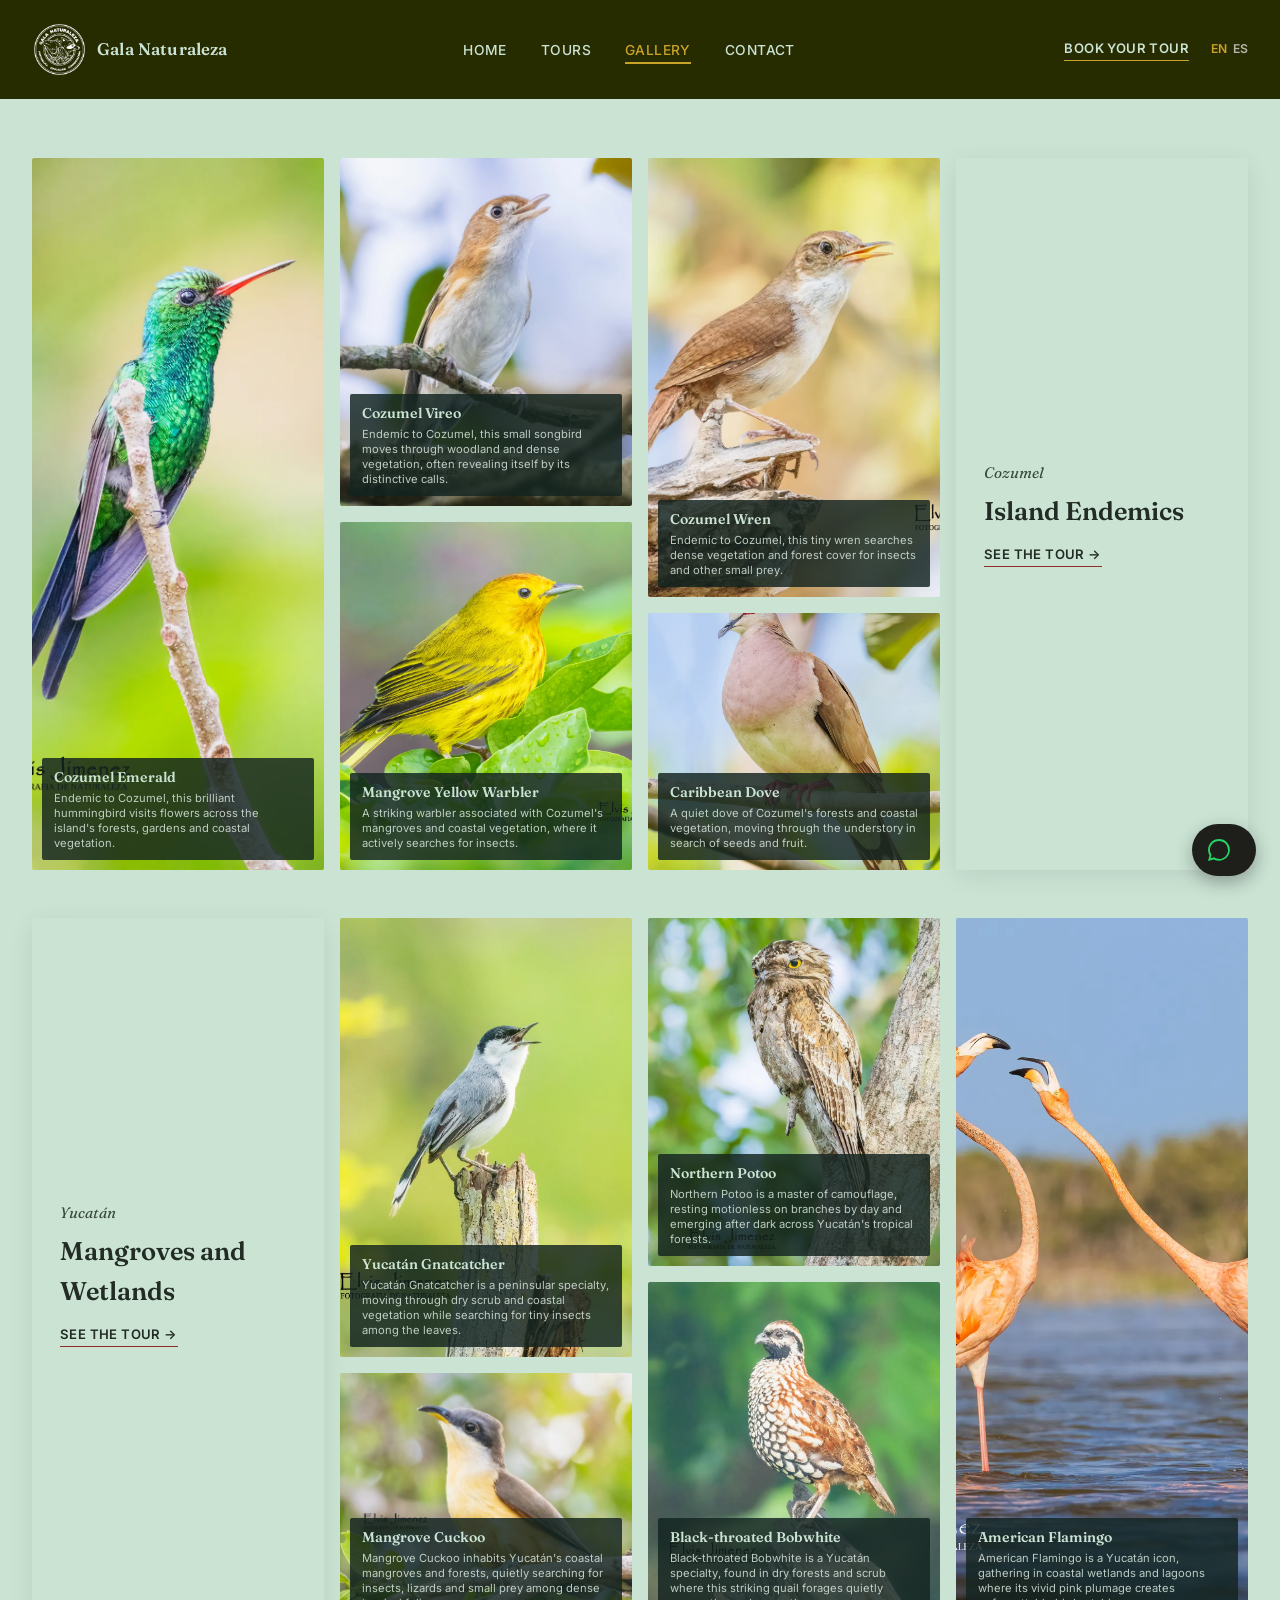
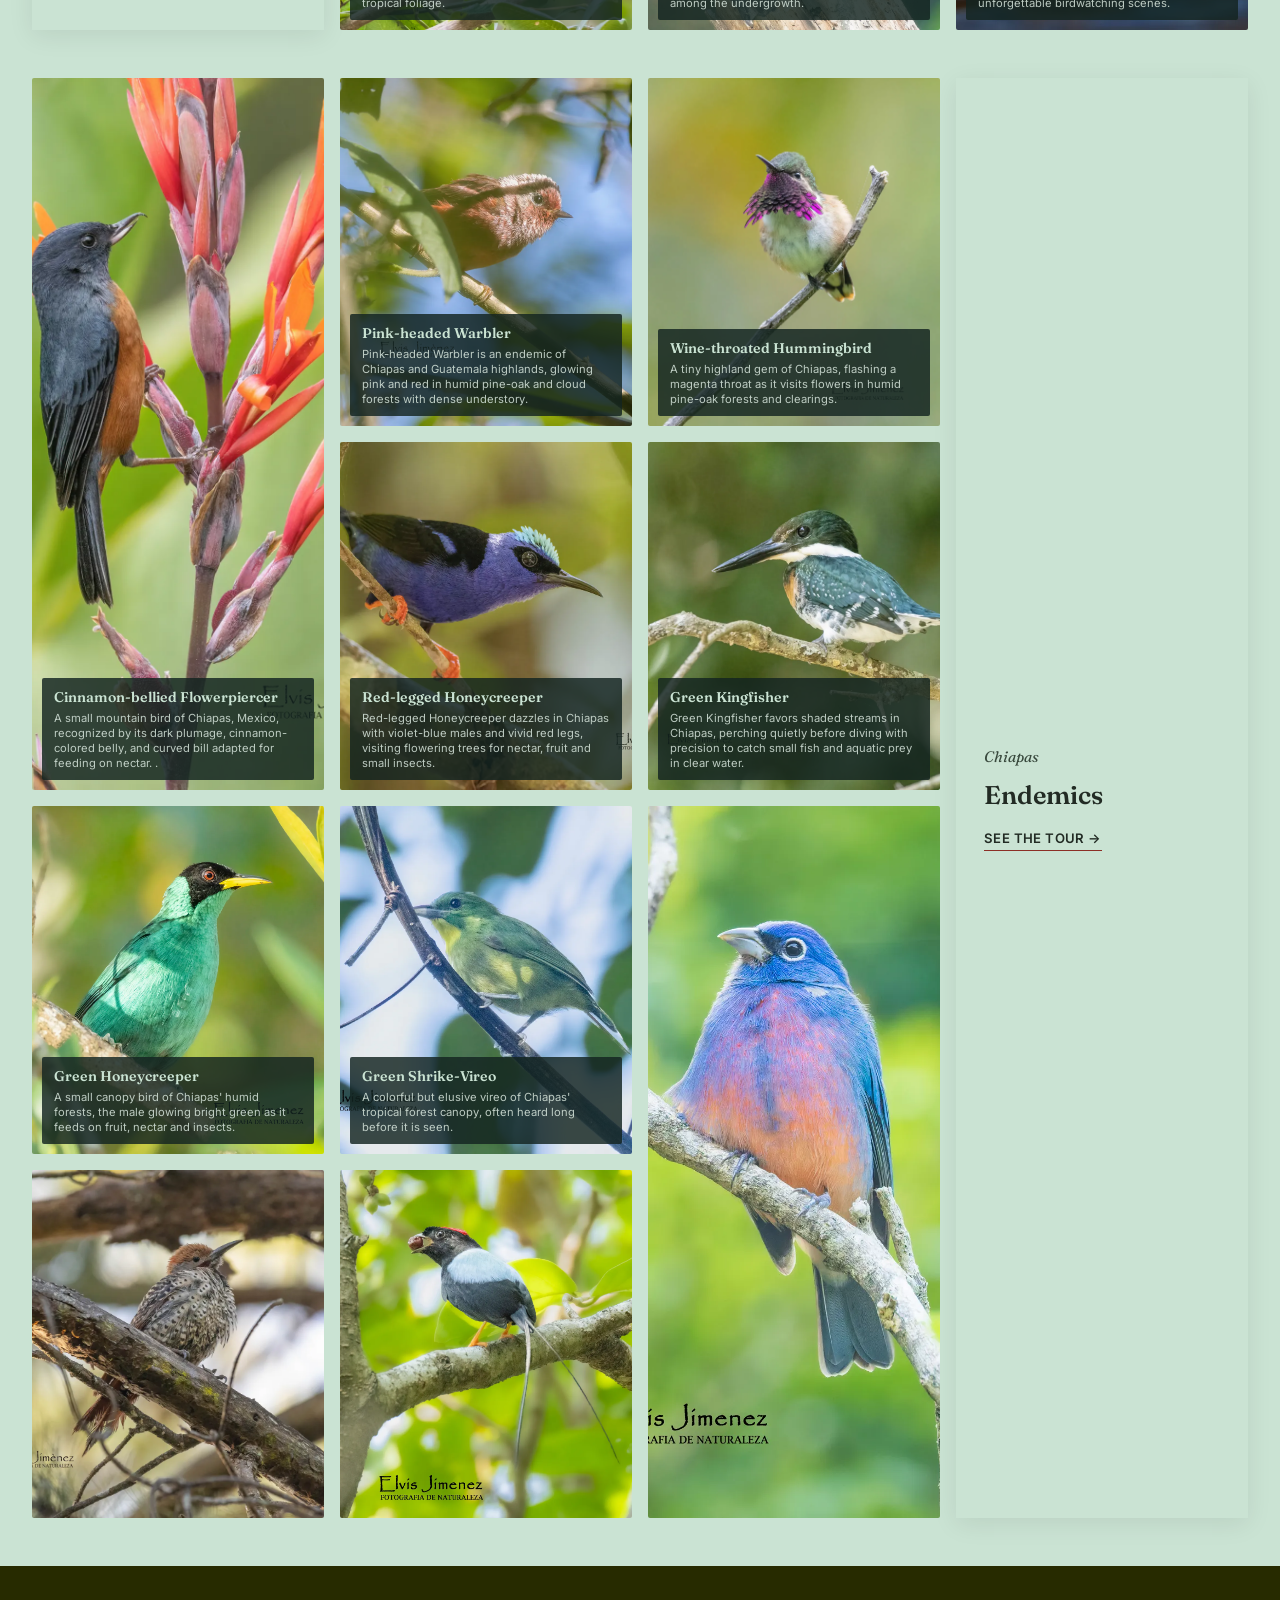
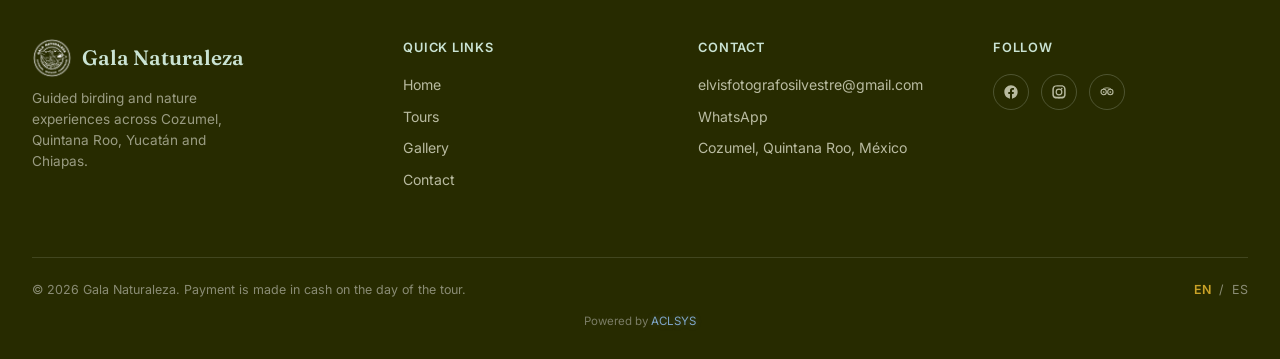
<file: en/gallery.html>
<!DOCTYPE html>
<html lang="en">
<head>
<meta charset="UTF-8">
<meta name="viewport" content="width=device-width, initial-scale=1.0">
<title>Gallery — Gala Naturaleza | Birding &amp; Wildlife Photography</title>
<meta name="description" content="A visual journey through Cozumel, the Yucatán Peninsula and Chiapas — birding and wildlife photography by Elvis Jiménez.">
<link rel="icon" href="/favicon.ico" sizes="48x48">
<link rel="alternate" hreflang="en" href="https://galanaturaleza.com/en/gallery.html">
<link rel="alternate" hreflang="es" href="https://galanaturaleza.com/es/gallery.html">
<link rel="canonical" href="https://galanaturaleza.com/en/gallery.html">
<link rel="preconnect" href="https://fonts.googleapis.com">
<link rel="preconnect" href="https://fonts.gstatic.com" crossorigin>
<link href="https://fonts.googleapis.com/css2?family=Fraunces:opsz,wght@9..144,400;9..144,500;9..144,600&family=Inter:wght@400;500;600;700&display=swap" rel="stylesheet">
<meta name="twitter:title" content="Gallery — Gala Naturaleza | Bird & Nature Photography">
<meta name="twitter:description" content="A visual journey through Cozumel, the Yucatán Peninsula and Chiapas — bird and wildlife photography by Elvis Jiménez.">
<meta name="twitter:image" content="https://galanaturaleza.com/img/og/og-image.jpeg">
<link rel="stylesheet" href="../css/styles.css">
<meta property="og:type" content="website">
<meta property="og:site_name" content="Gala Naturaleza">
<meta property="og:locale" content="en_US">
<meta property="og:locale:alternate" content="es_MX">
<meta property="og:url" content="https://galanaturaleza.com/en/gallery.html">
<meta property="og:title" content="Gallery — Gala Naturaleza | Bird & Nature Photography">
<meta property="og:description" content="A visual journey through Cozumel, the Yucatán Peninsula and Chiapas — bird and wildlife photography by Elvis Jiménez.">
<meta property="og:image" content="https://galanaturaleza.com/img/og/og-image.jpeg">
<meta property="og:image:width" content="1200">
<meta property="og:image:height" content="630">
<meta name="twitter:card" content="summary_large_image">
</head>
<body class="gallery-page">

<a class="skip-link" href="#main">Skip to content</a>

<header class="site-header no-hero">
  <div class="wrap topbar">
    <a href="index.html" class="brand">
      <img src="../img/logo/logo.png" alt="Gala Naturaleza" width="55" height="55">
      <span class="brand-name">Gala Naturaleza</span>
    </a>

    <nav id="site-nav">
      <ul>
        <li><a href="index.html">Home</a></li>
        <li><a href="tours.html">Tours</a></li>
        <li><a href="gallery.html" aria-current="page">Gallery</a></li>
        <li><a href="contact.html">Contact</a></li>
        <li class="mobile-lang-row">
          <svg viewBox="0 0 24 24" fill="none" stroke="currentColor" stroke-width="1.6" aria-hidden="true"><circle cx="12" cy="12" r="9"/><path d="M3 12h18M12 3c2.5 2.5 4 5.5 4 9s-1.5 6.5-4 9c-2.5-2.5-4-5.5-4-9s1.5-6.5 4-9z"/></svg>
          <div class="lang-switch">
            <span aria-current="true">EN</span>
            <a href="../es/gallery.html">ES</a>
          </div>
        </li>
        <li><a href="https://wa.me/529871413620?text=Hi!%20I%27d%20like%20to%20book%20a%20tour" class="mobile-book">Book Your Tour</a></li>
      </ul>
    </nav>

    <div class="header-actions">
      <a href="https://wa.me/529871413620?text=Hi!%20I%27d%20like%20to%20book%20a%20tour" class="book-link">Book Your Tour</a>
      <div class="lang-switch">
        <span aria-current="true">EN</span>
        <a href="../es/gallery.html">ES</a>
      </div>
      <button class="nav-toggle" aria-label="Open menu" aria-expanded="false" aria-controls="site-nav">
        <svg viewBox="0 0 24 24" fill="none" stroke="currentColor" stroke-width="2"><line x1="3" y1="6" x2="21" y2="6"/><line x1="3" y1="12" x2="21" y2="12"/><line x1="3" y1="18" x2="21" y2="18"/></svg>
      </button>
    </div>
  </div>
</header>

<main id="main">

<!-- ===== GALLERY BLOCK — COZUMEL ===== -->
<section class="gallery-block reveal">
  <div class="g-photo g-photo-1">
    <img src="../img/gallery/emerald.webp" alt="Cozumel Emerald, Cozumel" loading="lazy">
    <div class="g-tag reveal">
      <b>Cozumel Emerald</b>
      <span>Endemic to Cozumel, this brilliant hummingbird visits flowers across the island's forests, gardens and coastal vegetation.</span>
    </div>
  </div>
  <div class="g-photo g-photo-2">
    <img src="../img/gallery/vireo.webp" alt="Cozumel Vireo, Cozumel" loading="lazy">
    <div class="g-tag reveal">
      <b>Cozumel Vireo</b>
      <span>Endemic to Cozumel, this small songbird moves through woodland and dense vegetation, often revealing itself by its distinctive calls.</span>
    </div>
  </div>
  <div class="g-photo g-photo-3">
    <img src="../img/gallery/wren.webp" alt="Cozumel Wren, Cozumel" loading="lazy">
    <div class="g-tag reveal">
      <b>Cozumel Wren</b>
      <span>Endemic to Cozumel, this tiny wren searches dense vegetation and forest cover for insects and other small prey.</span>
    </div>
  </div>
  <div class="g-photo g-photo-4">
    <img src="../img/gallery/warbler.webp" alt="Mangrove Yellow Warbler, Cozumel" loading="lazy">
    <div class="g-tag reveal">
      <b>Mangrove Yellow Warbler</b>
      <span>A striking warbler associated with Cozumel's mangroves and coastal vegetation, where it actively searches for insects.</span>
    </div>
  </div>
  <div class="g-photo g-photo-5">
    <img src="../img/gallery/dove.webp" alt="Caribbean Dove, Cozumel" loading="lazy">
    <div class="g-tag reveal">
      <b>Caribbean Dove</b>
      <span>A quiet dove of Cozumel's forests and coastal vegetation, moving through the understory in search of seeds and fruit.</span>
    </div>
  </div>
  <div class="gallery-panel">
    <p class="kicker">Cozumel</p>
    <h2>Island Endemics</h2>
    <a href="tours.html#cozumel">See the tour →</a>
  </div>
</section>

<!-- ===== GALLERY BLOCK — YUCATÁN (mirrored) ===== -->
<section class="gallery-block is-reverse reveal">
  <div class="g-photo g-photo-1">
    <img src="../img/gallery/flamingo.webp" alt="American Flamingo, Yucatán" loading="lazy">
    <div class="g-tag reveal">
      <b>American Flamingo</b>
      <span>American Flamingo is a Yucatán icon, gathering in coastal wetlands and lagoons where its vivid pink plumage creates unforgettable birdwatching scenes.</span>
    </div>
  </div>
  <div class="g-photo g-photo-2">
    <img src="../img/gallery/potoo.webp" alt="Northern Potoo, Yucatán" loading="lazy">
    <div class="g-tag reveal">
      <b>Northern Potoo</b>
      <span>Northern Potoo is a master of camouflage, resting motionless on branches by day and emerging after dark across Yucatán's tropical forests.</span>
    </div>
  </div>
  <div class="g-photo g-photo-3">
    <img src="../img/gallery/gnatcatcher.webp" alt="Yucatán Gnatcatcher, Yucatán" loading="lazy">
    <div class="g-tag reveal">
      <b>Yucatán Gnatcatcher</b>
      <span>Yucatán Gnatcatcher is a peninsular specialty, moving through dry scrub and coastal vegetation while searching for tiny insects among the leaves.</span>
    </div>
  </div>
  <div class="g-photo g-photo-4">
    <img src="../img/gallery/bobwhite.webp" alt="Black-throated Bobwhite, Yucatán" loading="lazy">
    <div class="g-tag reveal">
      <b>Black-throated Bobwhite</b>
      <span>Black-throated Bobwhite is a Yucatán specialty, found in dry forests and scrub where this striking quail forages quietly among the undergrowth.</span>
    </div>
  </div>
  <div class="g-photo g-photo-5">
    <img src="../img/gallery/cuckoo.webp" alt="Mangrove Cuckoo, Yucatán" loading="lazy">
    <div class="g-tag reveal">
      <b>Mangrove Cuckoo</b>
      <span>Mangrove Cuckoo inhabits Yucatán's coastal mangroves and forests, quietly searching for insects, lizards and small prey among dense tropical foliage.</span>
    </div>
  </div>
  <div class="gallery-panel">
    <p class="kicker">Yucatán</p>
    <h2>Mangroves and Wetlands</h2>
    <a href="tours.html#yucatan">See the tour →</a>
  </div>
</section>

<!-- ===== GALLERY BLOCK — CHIAPAS ===== -->
<section class="gallery-block gallery-10 reveal">
  <div class="g-photo g-photo-1">
    <img src="../img/gallery/flowerpiercer.webp" alt="Cinnamon-bellied Flowerpiercer" loading="lazy">
    <div class="g-tag reveal">
      <b>Cinnamon-bellied Flowerpiercer</b>
      <span>A small mountain bird of Chiapas, Mexico, recognized by its dark plumage, cinnamon-colored belly, and curved bill adapted for feeding on nectar. .</span>
    </div>
  </div>
  <div class="g-photo g-photo-2">
    <img src="../img/gallery/pink-head.webp" alt="Pink-headed Warbler, Chiapas" loading="lazy">
    <div class="g-tag reveal">
      <b>Pink-headed Warbler</b>
      <span>Pink-headed Warbler is an endemic of Chiapas and Guatemala highlands, glowing pink and red in humid pine-oak and cloud forests with dense understory.</span>
    </div>
  </div>
  <div class="g-photo g-photo-3">
    <img src="../img/gallery/wine-throated.webp" alt="Wine-throated Hummingbird, Chiapas" loading="lazy">
    <div class="g-tag reveal">
      <b>Wine-throated Hummingbird</b>
      <span>A tiny highland gem of Chiapas, flashing a magenta throat as it visits flowers in humid pine-oak forests and clearings.</span>
    </div>
  </div>
  <div class="g-photo g-photo-4">
    <img src="../img/gallery/red-legged.webp" alt="Red-legged Honeycreeper, Chiapas" loading="lazy">
    <div class="g-tag reveal">
      <b>Red-legged Honeycreeper</b>
      <span>Red-legged Honeycreeper dazzles in Chiapas with violet-blue males and vivid red legs, visiting flowering trees for nectar, fruit and small insects.</span>
    </div>
  </div>
  <div class="g-photo g-photo-5">
    <img src="../img/gallery/kingfisher.webp" alt="Green Kingfisher, Chiapas" loading="lazy">
    <div class="g-tag reveal">
      <b>Green Kingfisher</b>
      <span>Green Kingfisher favors shaded streams in Chiapas, perching quietly before diving with precision to catch small fish and aquatic prey in clear water.</span>
    </div>
  </div>
<!-- Paste inside the Chiapas <section>, right after g-photo-5 and BEFORE <div class="gallery-panel">.
     Change the section to: <section class="gallery-block gallery-10 reveal">
     Use only 5 of these 6 (delete one). Keep numbering g-photo-6 to g-photo-10. -->

     <div class="g-photo g-photo-6">
      <img src="../img/gallery/green-honeycreeper.webp" alt="Green Honeycreeper, Chiapas" loading="lazy">
      <div class="g-tag reveal">
        <b>Green Honeycreeper</b>
        <span>A small canopy bird of Chiapas' humid forests, the male glowing bright green as it feeds on fruit, nectar and insects.</span>
      </div>
    </div>
  
    <div class="g-photo g-photo-7">
      <img src="../img/gallery/green-shrike-vireo.webp" alt="Green Shrike-Vireo, Chiapas" loading="lazy">
      <div class="g-tag reveal">
        <b>Green Shrike-Vireo</b>
        <span>A colorful but elusive vireo of Chiapas' tropical forest canopy, often heard long before it is seen.</span>
      </div>
    </div>
  
    <div class="g-photo g-photo-8">
      <img src="../img/gallery/guatemalan-flicker.webp" alt="Guatemalan Flicker, Chiapas" loading="lazy">
      <div class="g-tag reveal">
        <b>Guatemalan Flicker</b>
        <span>A woodpecker of the Chiapas highlands, found in pine-oak forests where it often forages on the ground for ants.</span>
      </div>
    </div>
  
    <div class="g-photo g-photo-9">
      <img src="../img/gallery/long-tailed-manakin.webp" alt="Long-tailed Manakin, Chiapas" loading="lazy">
      <div class="g-tag reveal">
        <b>Long-tailed Manakin</b>
        <span>Famous for its cooperative courtship dance, the male shows a red crown, blue back and long tail in Chiapas' Pacific forests.</span>
      </div>
    </div>
      <!-- SPARE (use instead of one above, renumber g-photo-6 to g-photo-10) -->
    <div class="g-photo g-photo-10">
      <img src="../img/gallery/rose-bellied-bunting.webp" alt="Rose-bellied Bunting, Chiapas" loading="lazy">
      <div class="g-tag reveal">
        <b>Rose-bellied Bunting</b>
        <span>A near-endemic of southern Mexico, the male shows a rosy belly and blue head in dry scrub and thickets of Chiapas.</span>
      </div>
    </div>
  <div class="gallery-panel">
    <p class="kicker">Chiapas</p>
    <h2>Endemics</h2>
    <a href="tours.html#chiapas">See the tour →</a>
  </div>
</section>


<!-- ===== FOOTER ===== -->
<footer class="site">
  <div class="wrap">
    <div class="footer-grid">
      <div>
        <div class="footer-brand-row">
          <img src="../img/logo/logo.png" alt="Gala Naturaleza" class="footer-logo-mini">
          <p class="footer-brand-name">Gala Naturaleza</p>
        </div>
        <p class="footer-tagline">Guided birding and nature experiences across Cozumel, Quintana Roo, Yucatán and Chiapas.</p>
      </div>

      <div class="footer-col">
        <h5>Quick Links</h5>
        <ul>
          <li><a href="index.html">Home</a></li>
          <li><a href="tours.html">Tours</a></li>
          <li><a href="gallery.html">Gallery</a></li>
          <li><a href="contact.html">Contact</a></li>
        </ul>
      </div>

      <div class="footer-col">
        <h5>Contact</h5>
        <ul>
          <li><a href="mailto:elvisfotografosilvestre@gmail.com">elvisfotografosilvestre@gmail.com</a></li>
          <li><a href="https://wa.me/529871413620">WhatsApp</a></li>
          <li>Cozumel, Quintana Roo, México</li>
        </ul>
      </div>

      <div class="footer-col">
        <h5>Follow</h5>
        <div class="footer-social">
          <a href="https://www.facebook.com/galareptiles/?locale=es_LA" aria-label="Facebook" target="_blank" rel="noopener">
            <svg viewBox="0 0 24 24" aria-hidden="true"><path d="M22 12.06C22 6.5 17.52 2 12 2S2 6.5 2 12.06c0 5.02 3.66 9.18 8.44 9.94v-7.03H7.9v-2.91h2.54V9.85c0-2.51 1.49-3.9 3.77-3.9 1.09 0 2.23.2 2.23.2v2.46h-1.26c-1.24 0-1.63.77-1.63 1.56v1.89h2.78l-.44 2.91h-2.34V22c4.78-.76 8.44-4.92 8.44-9.94z"/></svg>
          </a>
          <a href="https://www.instagram.com/gala_naturaleza_photography/" aria-label="Instagram" target="_blank" rel="noopener">
            <svg viewBox="0 0 24 24" aria-hidden="true"><path d="M12 2c2.72 0 3.06.01 4.12.06 1.06.05 1.79.22 2.43.47.66.26 1.21.6 1.76 1.15.55.55.9 1.1 1.15 1.76.25.64.42 1.37.47 2.43.05 1.06.06 1.4.06 4.12s-.01 3.06-.06 4.12c-.05 1.06-.22 1.79-.47 2.43-.26.66-.6 1.21-1.15 1.76-.55.55-1.1.9-1.76 1.15-.64.25-1.37.42-2.43.47-1.06.05-1.4.06-4.12.06s-3.06-.01-4.12-.06c-1.06-.05-1.79-.22-2.43-.47-.66-.26-1.21-.6-1.76-1.15-.55-.55-.9-1.1-1.15-1.76-.25-.64-.42-1.37-.47-2.43C2.01 15.06 2 14.72 2 12s.01-3.06.06-4.12c.05-1.06.22-1.79.47-2.43.26-.66.6-1.21 1.15-1.76.55-.55 1.1-.9 1.76-1.15.64-.25 1.37-.42 2.43-.47C8.94 2.01 9.28 2 12 2zm0 1.8c-2.67 0-2.99.01-4.04.06-.87.04-1.34.18-1.65.3-.42.16-.71.35-1.02.66-.31.31-.5.6-.66 1.02-.12.31-.26.78-.3 1.65-.05 1.05-.06 1.37-.06 4.04s.01 2.99.06 4.04c.04.87.18 1.34.3 1.65.16.42.35.71.66 1.02.31.31.6.5 1.02.66.31.12.78.26 1.65.3 1.05.05 1.37.06 4.04.06s2.99-.01 4.04-.06c.87-.04 1.34-.18 1.65-.3.42-.16.71-.35 1.02-.66.31-.31.5-.6.66-1.02.12-.31.26-.78.3-1.65.05-1.05.06-1.37.06-4.04s-.01-2.99-.06-4.04c-.04-.87-.18-1.34-.3-1.65-.16-.42-.35-.71-.66-1.02-.31-.31-.6-.5-1.02-.66-.31-.12-.78-.26-1.65-.3C14.99 3.81 14.67 3.8 12 3.8zm0 3.05a5.15 5.15 0 1 1 0 10.3 5.15 5.15 0 0 1 0-10.3zm0 1.8a3.35 3.35 0 1 0 0 6.7 3.35 3.35 0 0 0 0-6.7zm5.35-1.98a1.2 1.2 0 1 1-2.4 0 1.2 1.2 0 0 1 2.4 0z"/></svg>
          </a>
          <a href="https://www.tripadvisor.com.mx/Attraction_Review-g150809-d33016152-Reviews-Gala_Naturaleza-Cozumel_Yucatan_Peninsula.html" aria-label="Tripadvisor" target="_blank" rel="noopener">
            <svg viewBox="0 0 24 24" aria-hidden="true"><circle cx="7" cy="12" r="4" fill="none" stroke="currentColor" stroke-width="1.6"/><circle cx="17" cy="12" r="4" fill="none" stroke="currentColor" stroke-width="1.6"/><circle cx="7" cy="12" r="1.3"/><circle cx="17" cy="12" r="1.3"/><path d="M12 5.8c-2.4 0-4.6.6-6.1 1.7M12 5.8c2.4 0 4.6.6 6.1 1.7" stroke="currentColor" stroke-width="1.3" fill="none"/></svg>
          </a>
        </div>
      </div>
    </div>

    <div class="footer-bottom">
      <span>© 2026 Gala Naturaleza. Payment is made in cash on the day of the tour.</span>
      <div class="footer-lang">
        <span aria-current="true">EN</span>
        <span>/</span>
        <a href="../es/gallery.html">ES</a>
      </div>
    </div>
    <p class="footer-credit">Powered by <a href="https://aclsys.net/servicios" target="_blank" rel="noopener">ACLSYS</a></p>
  </div>
</footer>

<div class="wa-bubble">
  <button class="wa-bubble-close" aria-label="Close">&times;</button>
  <strong>Questions about your tour?</strong>
  Ask Elvis directly on WhatsApp.
  <a href="https://wa.me/529871413620?text=Hi!%20I%27d%20like%20to%20know%20more%20about%20a%20tour" class="wa-bubble-link">Chat now →</a>
</div>
<a class="wa-float" href="https://wa.me/529871413620?text=Hi!%20I%27d%20like%20to%20book%20a%20tour" aria-label="Chat on WhatsApp">
  <svg viewBox="0 0 24 24" aria-hidden="true"><path d="M20.5 3.5A11.8 11.8 0 0 0 12 0C5.4 0 .1 5.3.1 11.9c0 2.1.6 4.1 1.6 5.9L0 24l6.4-1.7c1.7.9 3.6 1.4 5.6 1.4 6.6 0 11.9-5.3 11.9-11.9 0-3.2-1.2-6.1-3.4-8.3zM12 21.6c-1.8 0-3.5-.5-5-1.4l-.4-.2-3.8 1 1-3.7-.2-.4a9.7 9.7 0 0 1-1.5-5.2C2.1 6.5 6.5 2.1 12 2.1c2.6 0 5.1 1 7 2.9a9.7 9.7 0 0 1 2.9 7c0 5.5-4.4 9.9-9.9 9.9z"/></svg>
  <span>WhatsApp</span>
</a>

<script src="../js/main.js"></script>
</body>
</html>
</file>
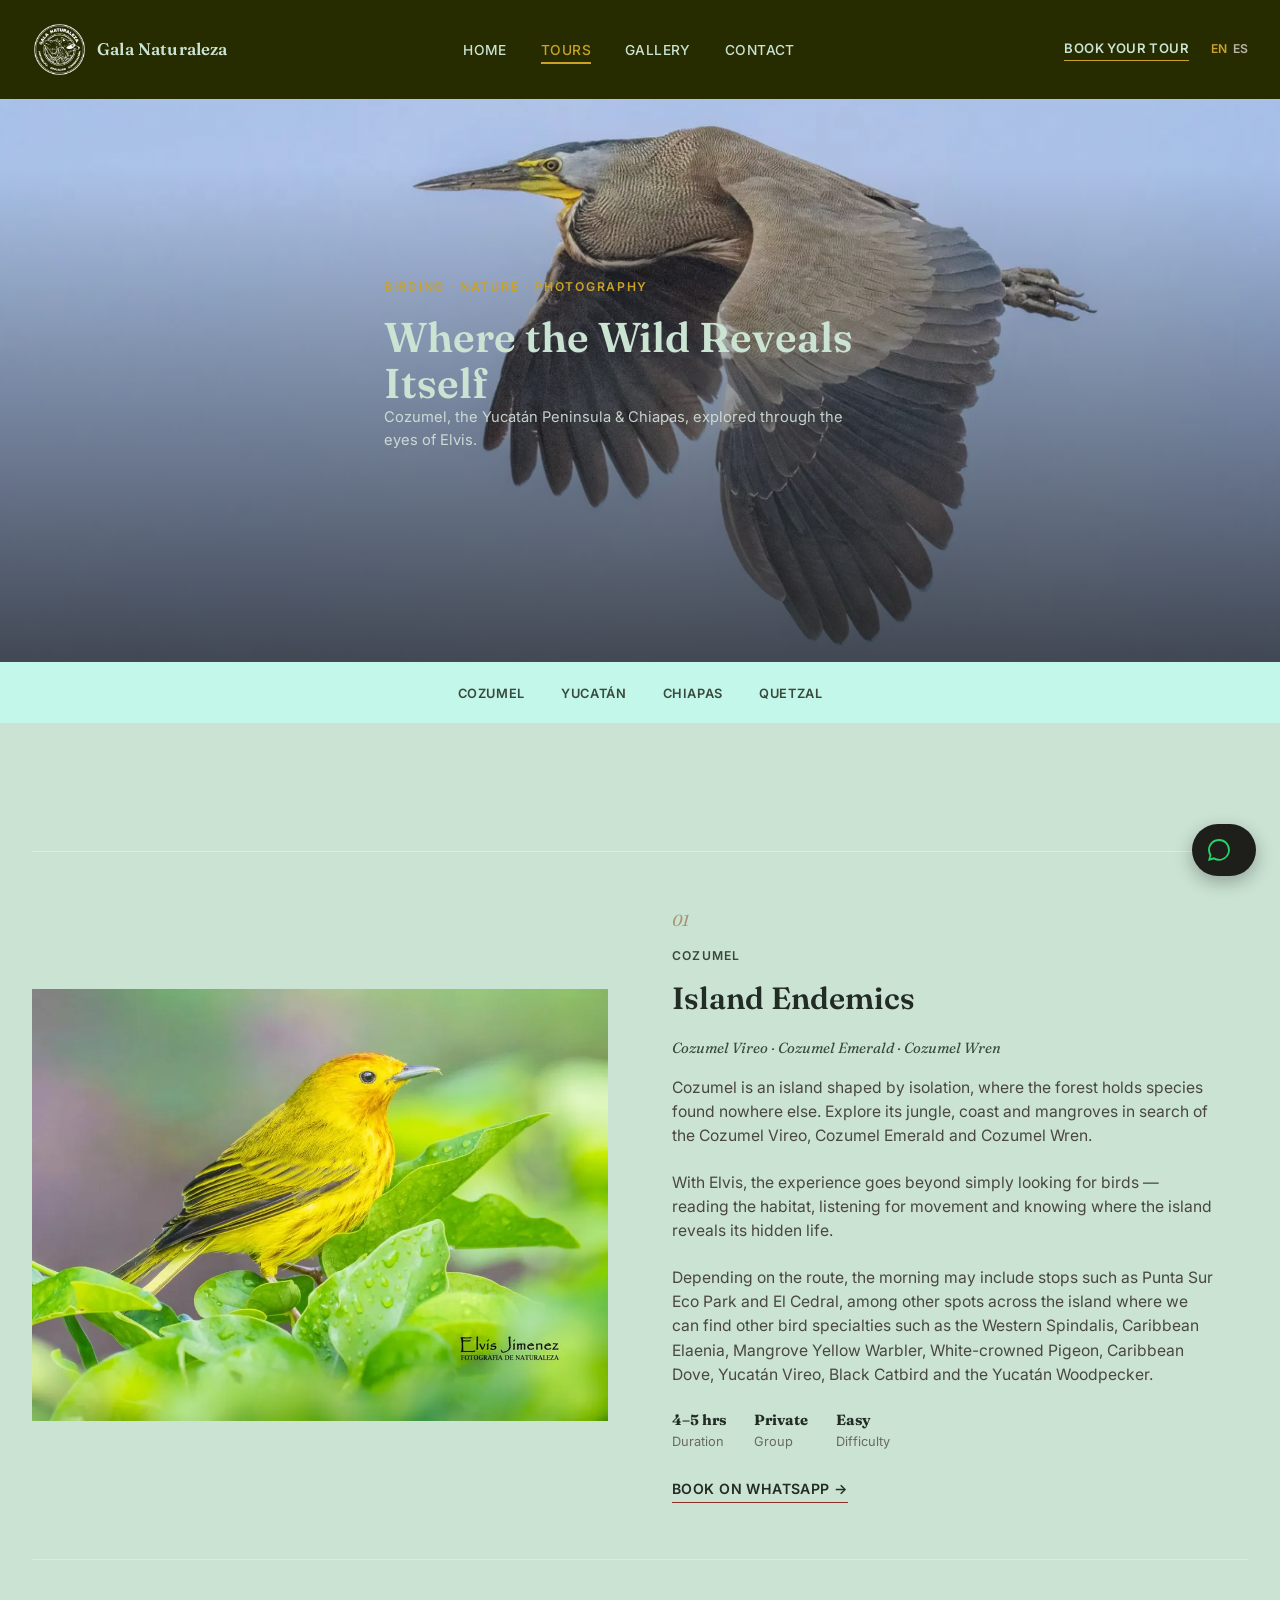
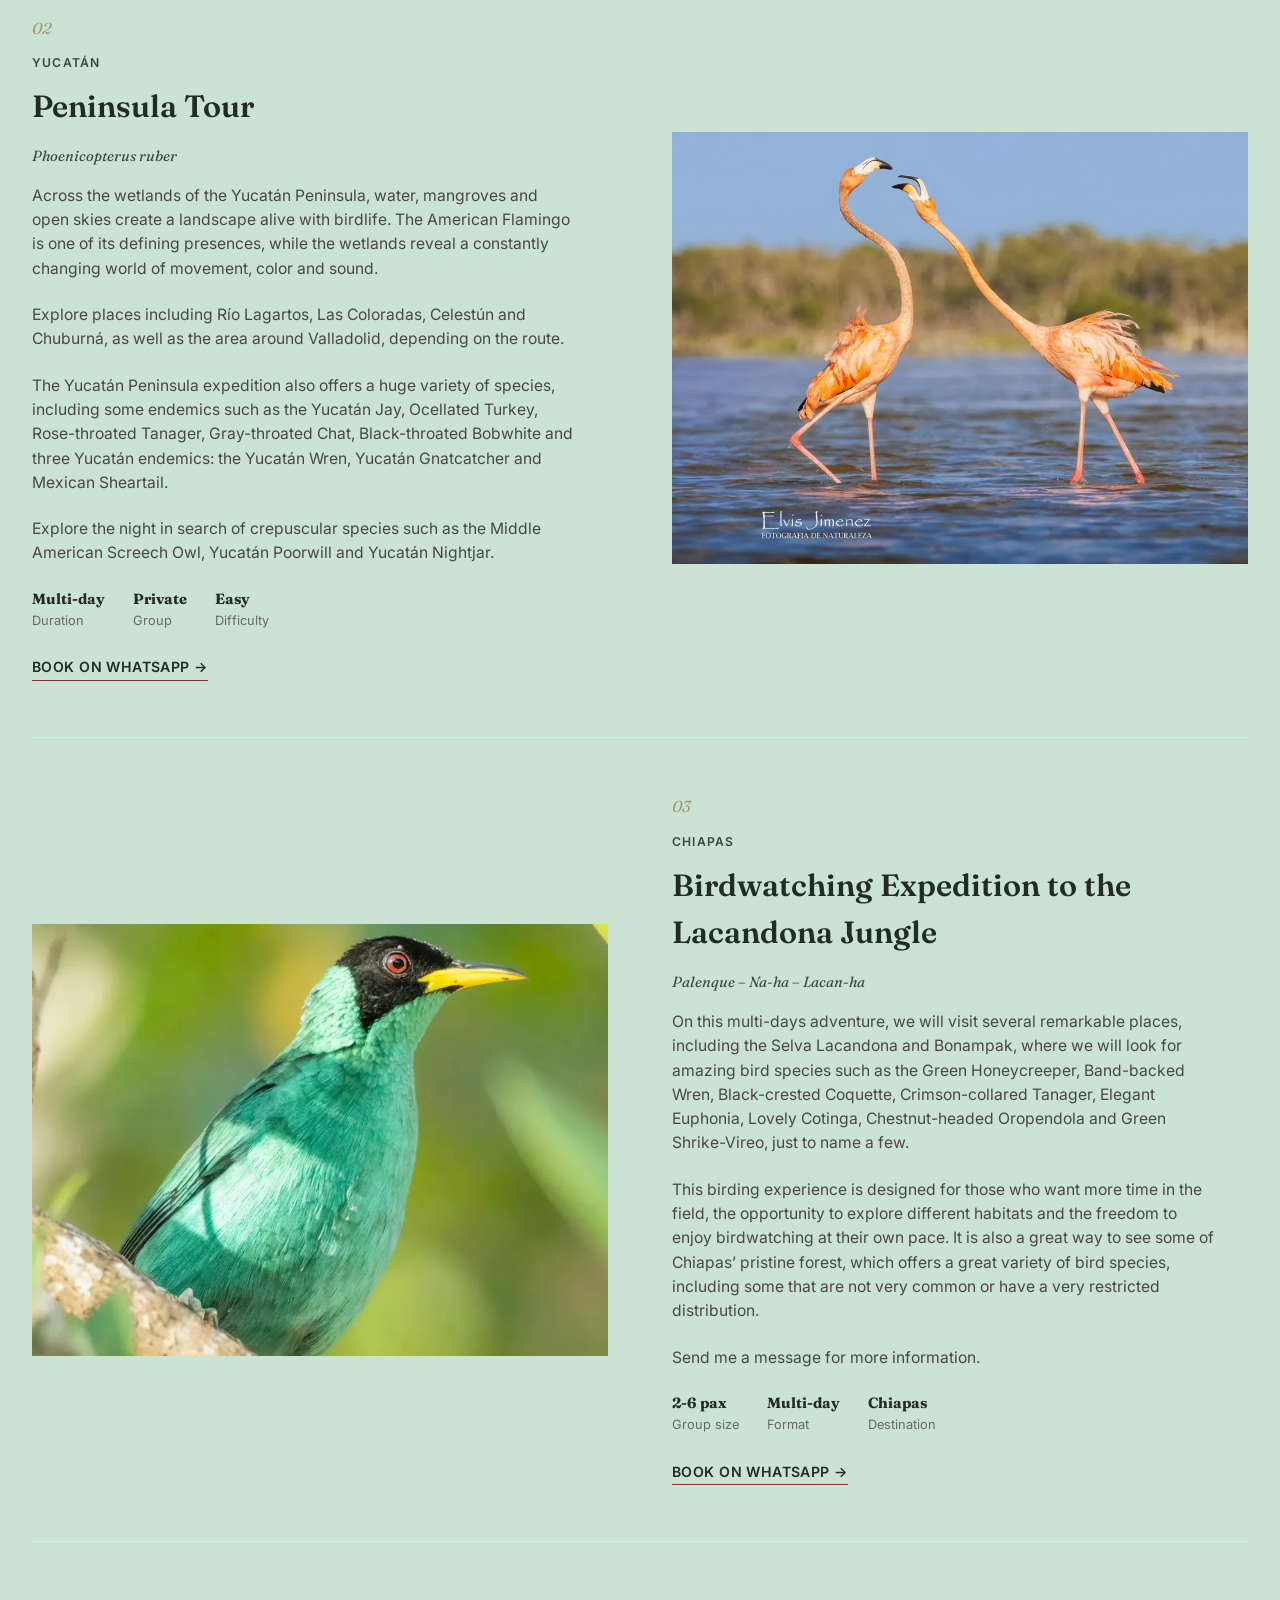
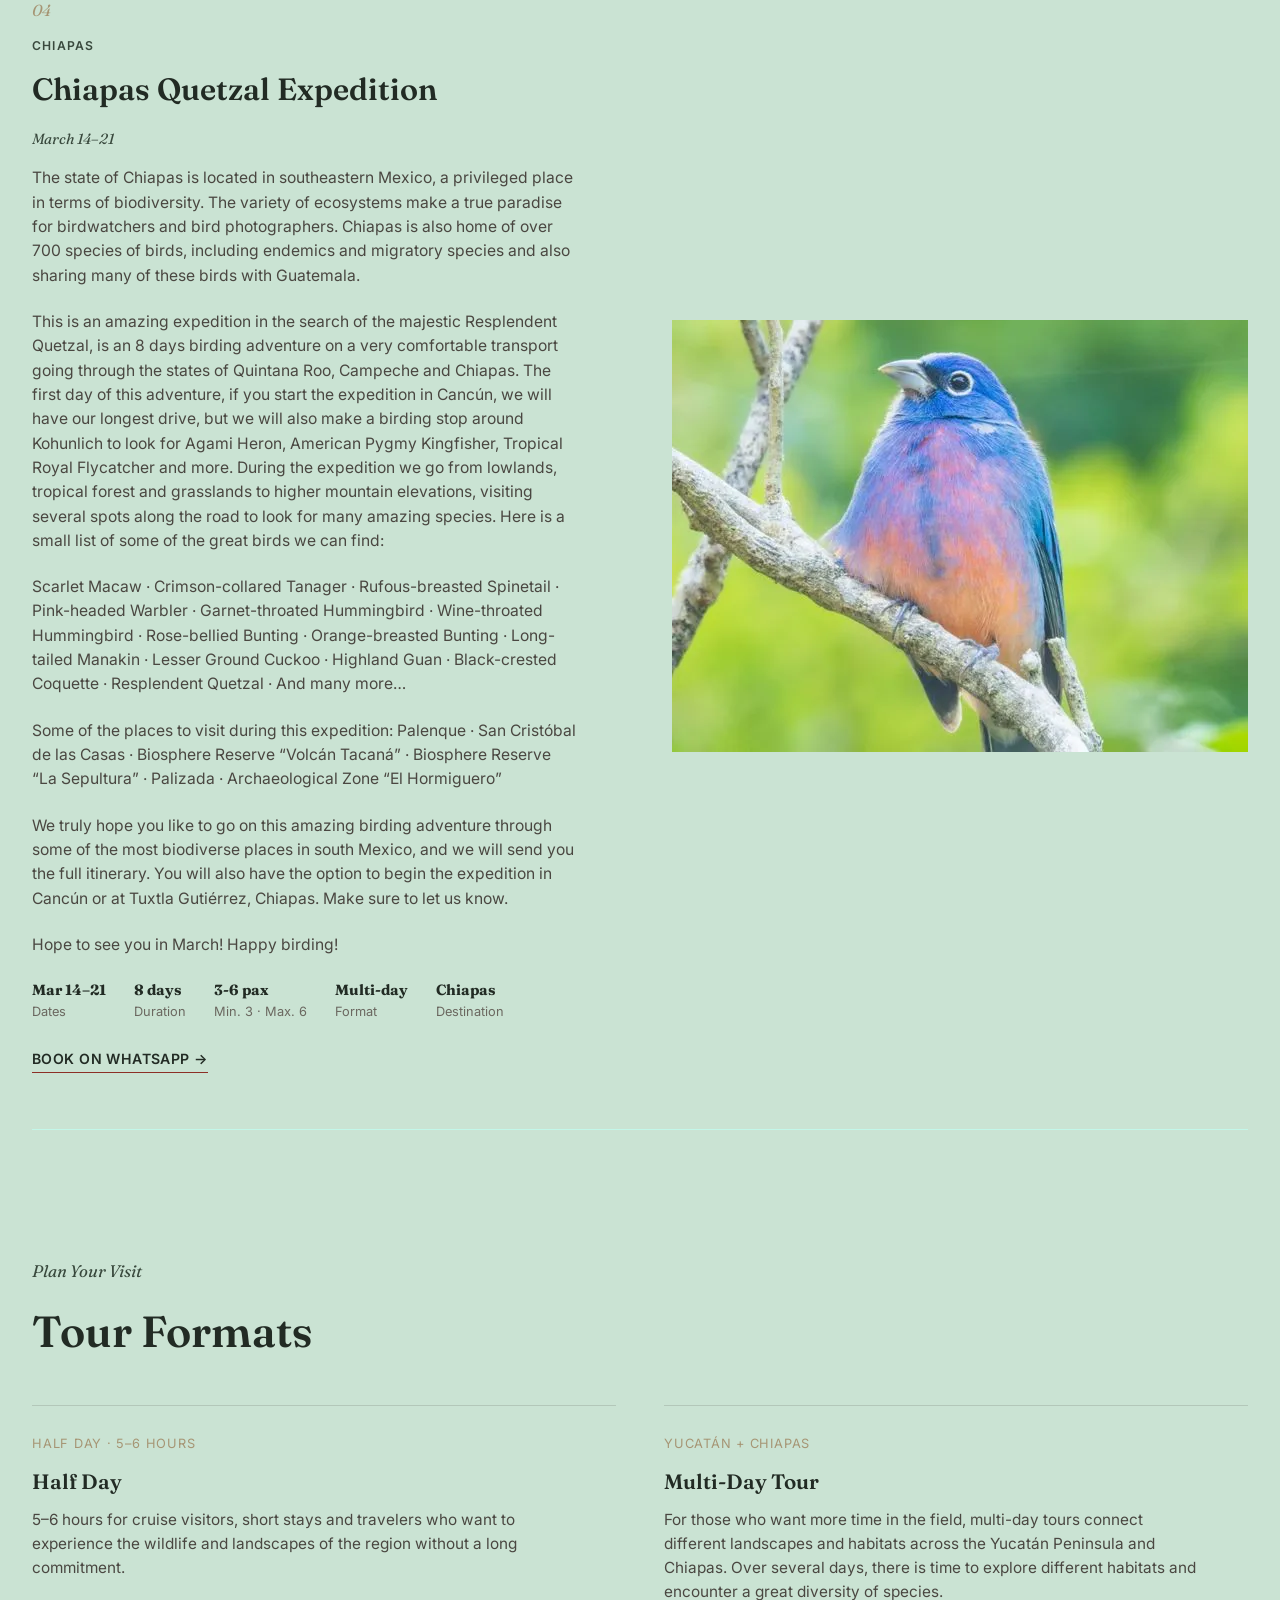
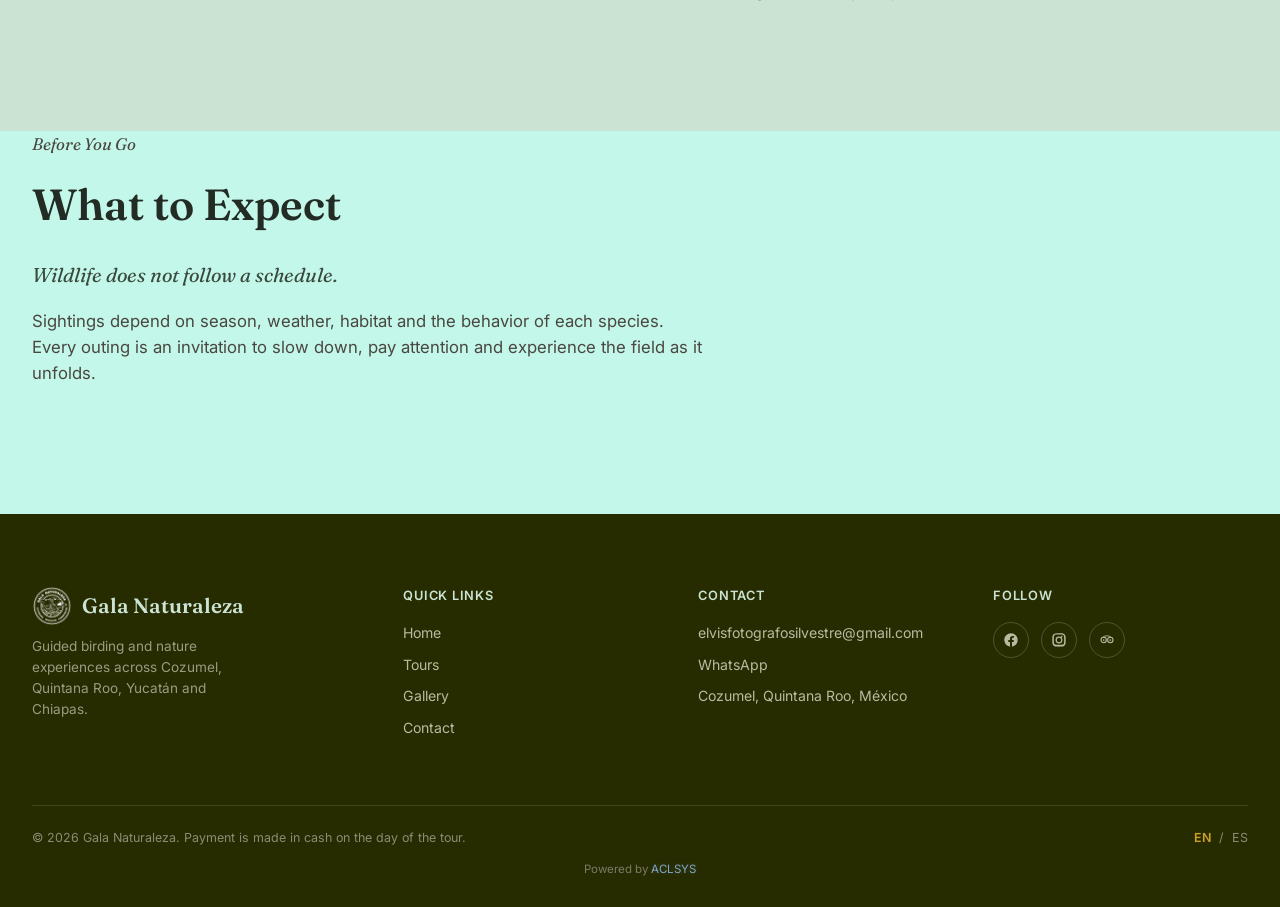
<file: en/tours.html>
<!DOCTYPE html>
<html lang="en">
<head>
<meta charset="UTF-8">
<meta name="viewport" content="width=device-width, initial-scale=1.0">
<title>Tours — Gala Naturaleza | Birding &amp; Nature Experiences in Cozumel, Yucatán &amp; Chiapas</title>
<meta name="description" content="Explore birding and wildlife experiences in Cozumel, the Yucatán Peninsula and Chiapas with local naturalist Elvis Jiménez — island endemics, wetlands, jungle and multi-day expeditions.">
<link rel="icon" href="/favicon.ico" sizes="48x48">
<link rel="alternate" hreflang="en" href="https://galanaturaleza.com/en/tours.html">
<link rel="alternate" hreflang="es" href="https://galanaturaleza.com/es/tours.html">
<link rel="canonical" href="https://galanaturaleza.com/en/tours.html">
<link rel="preconnect" href="https://fonts.googleapis.com">
<link rel="preconnect" href="https://fonts.gstatic.com" crossorigin>
<link href="https://fonts.googleapis.com/css2?family=Fraunces:opsz,wght@9..144,400;9..144,500;9..144,600&family=Inter:wght@400;500;600;700&display=swap" rel="stylesheet">
<link rel="stylesheet" href="../css/styles.css">
<meta name="twitter:title" content="Tours — Gala Naturaleza | Birding & Nature Experiences in Cozumel, Yucatán & Chiapas">
<meta name="twitter:description" content="Explore birding and wildlife experiences in Cozumel, the Yucatán Peninsula and Chiapas with local naturalist Elvis Jiménez — island endemics, wetlands, jungle and multi-day expeditions.">
<meta name="twitter:image" content="https://galanaturaleza.com/img/og/og-image.jpeg">
<meta property="og:type" content="website">
<meta property="og:site_name" content="Gala Naturaleza">
<meta property="og:locale" content="en_US">
<meta property="og:locale:alternate" content="es_MX">
<meta property="og:url" content="https://galanaturaleza.com/en/tours.html">
<meta property="og:title" content="Tours — Gala Naturaleza | Birding & Nature Experiences in Cozumel, Yucatán & Chiapas">
<meta property="og:description" content="Explore birding and wildlife experiences in Cozumel, the Yucatán Peninsula and Chiapas with local naturalist Elvis Jiménez — island endemics, wetlands, jungle and multi-day expeditions.">
<meta property="og:image" content="https://galanaturaleza.com/img/og/og-image.jpeg">
<meta property="og:image:width" content="1200">
<meta property="og:image:height" content="630">
<meta name="twitter:card" content="summary_large_image">
</head>
<body>

<a class="skip-link" href="#main">Skip to content</a>

<header class="site-header no-hero">
  <div class="wrap topbar">
    <a href="index.html" class="brand">
      <img src="../img/logo/logo.png" alt="Gala Naturaleza" width="55" height="55">
      <span class="brand-name">Gala Naturaleza</span>
    </a>

    <nav id="site-nav">
      <ul>
        <li><a href="index.html">Home</a></li>
        <li><a href="tours.html" aria-current="page">Tours</a></li>
        <li><a href="gallery.html">Gallery</a></li>
        <li><a href="contact.html">Contact</a></li>
        <li class="mobile-lang-row">
          <svg viewBox="0 0 24 24" fill="none" stroke="currentColor" stroke-width="1.6" aria-hidden="true"><circle cx="12" cy="12" r="9"/><path d="M3 12h18M12 3c2.5 2.5 4 5.5 4 9s-1.5 6.5-4 9c-2.5-2.5-4-5.5-4-9s1.5-6.5 4-9z"/></svg>
          <div class="lang-switch">
            <span aria-current="true">EN</span>
            <a href="../es/tours.html">ES</a>
          </div>
        </li>
        <li><a href="https://wa.me/529871413620?text=Hi!%20I%27d%20like%20to%20book%20a%20tour" class="mobile-book">Book Your Tour</a></li>
      </ul>
    </nav>

    <div class="header-actions">
      <a href="https://wa.me/529871413620?text=Hi!%20I%27d%20like%20to%20book%20a%20tour" class="book-link">Book Your Tour</a>
      <div class="lang-switch">
        <span aria-current="true">EN</span>
        <a href="../es/tours.html">ES</a>
      </div>
      <button class="nav-toggle" aria-label="Open menu" aria-expanded="false" aria-controls="site-nav">
        <svg viewBox="0 0 24 24" fill="none" stroke="currentColor" stroke-width="2"><line x1="3" y1="6" x2="21" y2="6"/><line x1="3" y1="12" x2="21" y2="12"/><line x1="3" y1="18" x2="21" y2="18"/></svg>
      </button>
    </div>
  </div>
</header>

<main id="main">

  <!-- ===== HERO ===== -->
  <section class="page-hero">
    <div class="hero-slide" style="background-image:url('../img/hero/tours-hero.webp');"></div>
    <div class="page-hero-content wrap">
      <p class="hero-kicker">Birding · Nature · Photography</p>
      <h1>Where the Wild Reveals Itself</h1>
      <p class="hero-sub">Cozumel, the Yucatán Peninsula &amp; Chiapas, explored through the eyes of Elvis.</p>
    </div>
  </section>

  <!-- ===== INTERNAL JUMP NAV ===== -->
  <nav class="tours-jump" aria-label="Jump to destination">
    <ul>
      <li><a href="#cozumel">Cozumel</a></li>
      <li><a href="#yucatan">Yucatán</a></li>
      <li><a href="#chiapas">Chiapas</a></li>
      <li><a href="#quetzal">Quetzal</a></li>
    </ul>
  </nav>

 <!-- ===== DESTINATIONS ===== -->
 <section class="tours-editorial">
  <div class="wrap">

    <div id="cozumel" class="tour-feature reveal">
      <div class="tour-feature-media">
        <img src="../img/tours/cozumel.webp" alt="Cozumel birding tour" loading="lazy">
      </div>
      <div>
        <p class="tour-num">01</p>
        <p class="tour-place">Cozumel</p>
        <h3>Island Endemics</h3>
        <p class="tour-species">Cozumel Vireo · Cozumel Emerald · Cozumel Wren</p>
        <p class="desc">Cozumel is an island shaped by isolation, where the forest holds species found nowhere else. Explore its jungle, coast and mangroves in search of the Cozumel Vireo, Cozumel Emerald and Cozumel Wren.</p>
        <p class="desc">With Elvis, the experience goes beyond simply looking for birds — reading the habitat, listening for movement and knowing where the island reveals its hidden life.</p>
        <p class="desc">Depending on the route, the morning may include stops such as Punta Sur Eco Park and El Cedral, among other spots across the island where we can find other bird specialties such as the Western Spindalis, Caribbean Elaenia, Mangrove Yellow Warbler, White-crowned Pigeon, Caribbean Dove, Yucatán Vireo, Black Catbird and the Yucatán Woodpecker.</p>
        <div class="tour-meta">
          <div><b>4–5 hrs</b>Duration</div>
          <div><b>Private</b>Group</div>
          <div><b>Easy</b>Difficulty</div>
        </div>
        <a href="https://wa.me/529871413620?text=Hi!%20I%27d%20like%20to%20book%20the%20Cozumel%20tour" class="section-link">Book on WhatsApp →</a>
      </div>
    </div>

    <div id="yucatan" class="tour-feature is-reverse reveal">
      <div class="tour-feature-media">
        <img src="../img/tours/yucatan.webp" alt="Yucatán Peninsula birding tour" loading="lazy">
      </div>
      <div>
        <p class="tour-num">02</p>
        <p class="tour-place">Yucatán</p>
        <h3>Peninsula Tour</h3>
        <p class="tour-species">Phoenicopterus ruber</p>
        <p class="desc">Across the wetlands of the Yucatán Peninsula, water, mangroves and open skies create a landscape alive with birdlife. The American Flamingo is one of its defining presences, while the wetlands reveal a constantly changing world of movement, color and sound.</p>
        <p class="desc">Explore places including Río Lagartos, Las Coloradas, Celestún and Chuburná, as well as the area around Valladolid, depending on the route.</p>
        <p class="desc">The Yucatán Peninsula expedition also offers a huge variety of species, including some endemics such as the Yucatán Jay, Ocellated Turkey, Rose-throated Tanager, Gray-throated Chat, Black-throated Bobwhite and three Yucatán endemics: the Yucatán Wren, Yucatán Gnatcatcher and Mexican Sheartail.</p>
        <p class="desc">Explore the night in search of crepuscular species such as the Middle American Screech Owl, Yucatán Poorwill and Yucatán Nightjar.</p>
        <div class="tour-meta">
          <div><b>Multi-day</b>Duration</div>
          <div><b>Private</b>Group</div>
          <div><b>Easy</b>Difficulty</div>
        </div>
        <a href="https://wa.me/529871413620?text=Hi!%20I%27d%20like%20to%20book%20the%20Yucat%C3%A1n%20tour" class="section-link">Book on WhatsApp →</a>
      </div>
    </div>

    <div id="chiapas" class="tour-feature reveal">
      <div class="tour-feature-media">
        <img src="../img/tours/chiapas.webp" alt="Lacandon Jungle, Chiapas" loading="lazy">
      </div>
      <div>
        <p class="tour-num">03</p>
        <p class="tour-place">Chiapas</p>
        <h3>Birdwatching Expedition to the Lacandona Jungle</h3>
        <p class="tour-species">Palenque – Na-ha – Lacan-ha</p>
        <p class="desc">On this multi-days adventure, we will visit several remarkable places, including the Selva Lacandona and Bonampak, where we will look for amazing bird species such as the Green Honeycreeper, Band-backed Wren, Black-crested Coquette, Crimson-collared Tanager, Elegant Euphonia, Lovely Cotinga, Chestnut-headed Oropendola and Green Shrike-Vireo, just to name a few.</p>
        <p class="desc">This birding experience is designed for those who want more time in the field, the opportunity to explore different habitats and the freedom to enjoy birdwatching at their own pace. It is also a great way to see some of Chiapas’ pristine forest, which offers a great variety of bird species, including some that are not very common or have a very restricted distribution.</p>
        <p class="desc">Send me a message for more information.</p>
        <div class="tour-meta">
          <div><b>2-6 pax</b>Group size</div>
          <div><b>Multi-day</b>Format</div>
          <div><b>Chiapas</b>Destination</div>
        </div>
        <a href="https://wa.me/529871413620?text=Hi!%20I%27d%20like%20to%20book%20the%20Chiapas%20expedition" class="section-link">Book on WhatsApp →</a>
      </div>
    </div>

    <div id="quetzal" class="tour-feature is-reverse reveal">
      <div class="tour-feature-media">
        <img src="../img/tours/chiapas2.webp" alt="Resplendent Quetzal, Chiapas" loading="lazy">
      </div>
      <div>
        <p class="tour-num">04</p>
<p class="tour-place">Chiapas</p>
<h3>Chiapas Quetzal Expedition</h3>
<p class="tour-species">March 14–21</p>
        <p class="desc">The state of Chiapas is located in southeastern Mexico, a privileged place in terms of biodiversity. The variety of ecosystems make a true paradise for birdwatchers and bird photographers. Chiapas is also home of over 700 species of birds, including endemics and migratory species and also sharing many of these birds with Guatemala.</p>
        <p class="desc">This is an amazing expedition in the search of the majestic Resplendent Quetzal, is an 8 days birding adventure on a very comfortable transport going through the states of Quintana Roo, Campeche and Chiapas. The first day of this adventure, if you start the expedition in Cancún, we will have our longest drive, but we will also make a birding stop around Kohunlich to look for Agami Heron, American Pygmy Kingfisher, Tropical Royal Flycatcher and more. During the expedition we go from lowlands, tropical forest and grasslands to higher mountain elevations, visiting several spots along the road to look for many amazing species. Here is a small list of some of the great birds we can find:</p>
        <p class="desc">Scarlet Macaw · Crimson-collared Tanager · Rufous-breasted Spinetail · Pink-headed Warbler · Garnet-throated Hummingbird · Wine-throated Hummingbird · Rose-bellied Bunting · Orange-breasted Bunting · Long-tailed Manakin · Lesser Ground Cuckoo · Highland Guan · Black-crested Coquette · Resplendent Quetzal · And many more…</p>
        <p class="desc">Some of the places to visit during this expedition: Palenque · San Cristóbal de las Casas · Biosphere Reserve “Volcán Tacaná” · Biosphere Reserve “La Sepultura” · Palizada · Archaeological Zone “El Hormiguero”</p>
        <p class="desc">We truly hope you like to go on this amazing birding adventure through some of the most biodiverse places in south Mexico, and we will send you the full itinerary. You will also have the option to begin the expedition in Cancún or at Tuxtla Gutiérrez, Chiapas. Make sure to let us know.</p>
        <p class="desc">Hope to see you in March! Happy birding!</p>
        <div class="tour-meta">
          <div><b>Mar 14–21</b>Dates</div>
          <div><b>8 days</b>Duration</div>
          <div><b>3-6 pax</b>Min. 3 · Max. 6</div>
          <div><b>Multi-day</b>Format</div>
          <div><b>Chiapas</b>Destination</div>
        </div>
        <a href="https://wa.me/529871413620?text=Hi!%20I%27d%20like%20to%20book%20the%20Chiapas%20Quetzal%20Expedition" class="section-link">Book on WhatsApp →</a>
      </div>
      </div>
      </div>
      </section>
  <!-- ===== TOUR FORMATS ===== -->
  <section class="tour-formats">
    <div class="wrap">
      <p class="kicker reveal">Plan Your Visit</p>
      <h2 class="section-title reveal">Tour Formats</h2>
      <div class="tour-formats-grid reveal">
        <div class="tour-format-item">
          <span class="format-meta">Half Day · 5–6 hours</span>
          <h4>Half Day</h4>
          <p>5–6 hours for cruise visitors, short stays and travelers who want to experience the wildlife and landscapes of the region without a long commitment.</p>
        </div>
        <div class="tour-format-item">
          <span class="format-meta">Yucatán + Chiapas</span>
          <h4>Multi-Day Tour</h4>
          <p>For those who want more time in the field, multi-day tours connect different landscapes and habitats across the Yucatán Peninsula and Chiapas. Over several days, there is time to explore different habitats and encounter a great diversity of species.</p>
        </div>
      </div>
    </div>
  </section>

  <!-- ===== WHAT TO EXPECT ===== -->
  <section class="what-to-expect">
    <div class="wrap">
      <p class="kicker reveal">Before You Go</p>
      <h2 class="section-title reveal">What to Expect</h2>
      <p class="lead reveal">Wildlife does not follow a schedule.</p>
      <p class="reveal">Sightings depend on season, weather, habitat and the behavior of each species. Every outing is an invitation to slow down, pay attention and experience the field as it unfolds.</p>
    </div>
  </section>
  </main>
<!-- ===== FOOTER ===== -->
<footer class="site">
  <div class="wrap">
    <div class="footer-grid">
      <div>
        <div class="footer-brand-row">
          <img src="../img/logo/logo.png" alt="Gala Naturaleza" class="footer-logo-mini">
          <p class="footer-brand-name">Gala Naturaleza</p>
        </div>
        <p class="footer-tagline">Guided birding and nature experiences across Cozumel, Quintana Roo, Yucatán and Chiapas.</p>
      </div>

      <div class="footer-col">
        <h5>Quick Links</h5>
        <ul>
          <li><a href="index.html">Home</a></li>
          <li><a href="tours.html">Tours</a></li>
          <li><a href="gallery.html">Gallery</a></li>
          <li><a href="contact.html">Contact</a></li>
        </ul>
      </div>

      <div class="footer-col">
        <h5>Contact</h5>
        <ul>
          <li><a href="mailto:elvisfotografosilvestre@gmail.com"> elvisfotografosilvestre@gmail.com</a></li>
          <li><a href="https://wa.me/529871413620">WhatsApp</a></li>
          <li>Cozumel, Quintana Roo, México</li>
        </ul>
      </div>

      <div class="footer-col">
        <h5>Follow</h5>
        <div class="footer-social">
          <a href="https://www.facebook.com/galareptiles/?locale=es_LA" aria-label="Facebook" target="_blank" rel="noopener">
            <svg viewBox="0 0 24 24" aria-hidden="true"><path d="M22 12.06C22 6.5 17.52 2 12 2S2 6.5 2 12.06c0 5.02 3.66 9.18 8.44 9.94v-7.03H7.9v-2.91h2.54V9.85c0-2.51 1.49-3.9 3.77-3.9 1.09 0 2.23.2 2.23.2v2.46h-1.26c-1.24 0-1.63.77-1.63 1.56v1.89h2.78l-.44 2.91h-2.34V22c4.78-.76 8.44-4.92 8.44-9.94z"/></svg>
          </a>
          <a href="https://www.instagram.com/gala_naturaleza_photography/" aria-label="Instagram" target="_blank" rel="noopener">
            <svg viewBox="0 0 24 24" aria-hidden="true"><path d="M12 2c2.72 0 3.06.01 4.12.06 1.06.05 1.79.22 2.43.47.66.26 1.21.6 1.76 1.15.55.55.9 1.1 1.15 1.76.25.64.42 1.37.47 2.43.05 1.06.06 1.4.06 4.12s-.01 3.06-.06 4.12c-.05 1.06-.22 1.79-.47 2.43-.26.66-.6 1.21-1.15 1.76-.55.55-1.1.9-1.76 1.15-.64.25-1.37.42-2.43.47-1.06.05-1.4.06-4.12.06s-3.06-.01-4.12-.06c-1.06-.05-1.79-.22-2.43-.47-.66-.26-1.21-.6-1.76-1.15-.55-.55-.9-1.1-1.15-1.76-.25-.64-.42-1.37-.47-2.43C2.01 15.06 2 14.72 2 12s.01-3.06.06-4.12c.05-1.06.22-1.79.47-2.43.26-.66.6-1.21 1.15-1.76.55-.55 1.1-.9 1.76-1.15.64-.25 1.37-.42 2.43-.47C8.94 2.01 9.28 2 12 2zm0 1.8c-2.67 0-2.99.01-4.04.06-.87.04-1.34.18-1.65.3-.42.16-.71.35-1.02.66-.31.31-.5.6-.66 1.02-.12.31-.26.78-.3 1.65-.05 1.05-.06 1.37-.06 4.04s.01 2.99.06 4.04c.04.87.18 1.34.3 1.65.16.42.35.71.66 1.02.31.31.6.5 1.02.66.31.12.78.26 1.65.3 1.05.05 1.37.06 4.04.06s2.99-.01 4.04-.06c.87-.04 1.34-.18 1.65-.3.42-.16.71-.35 1.02-.66.31-.31.5-.6.66-1.02.12-.31.26-.78.3-1.65.05-1.05.06-1.37.06-4.04s-.01-2.99-.06-4.04c-.04-.87-.18-1.34-.3-1.65-.16-.42-.35-.71-.66-1.02-.31-.31-.6-.5-1.02-.66-.31-.12-.78-.26-1.65-.3C14.99 3.81 14.67 3.8 12 3.8zm0 3.05a5.15 5.15 0 1 1 0 10.3 5.15 5.15 0 0 1 0-10.3zm0 1.8a3.35 3.35 0 1 0 0 6.7 3.35 3.35 0 0 0 0-6.7zm5.35-1.98a1.2 1.2 0 1 1-2.4 0 1.2 1.2 0 0 1 2.4 0z"/></svg>
          </a>
          <a href="https://www.tripadvisor.com.mx/Attraction_Review-g150809-d33016152-Reviews-Gala_Naturaleza-Cozumel_Yucatan_Peninsula.html" aria-label="Tripadvisor" target="_blank" rel="noopener">
            <svg viewBox="0 0 24 24" aria-hidden="true"><circle cx="7" cy="12" r="4" fill="none" stroke="currentColor" stroke-width="1.6"/><circle cx="17" cy="12" r="4" fill="none" stroke="currentColor" stroke-width="1.6"/><circle cx="7" cy="12" r="1.3"/><circle cx="17" cy="12" r="1.3"/><path d="M12 5.8c-2.4 0-4.6.6-6.1 1.7M12 5.8c2.4 0 4.6.6 6.1 1.7" stroke="currentColor" stroke-width="1.3" fill="none"/></svg>
          </a>
        </div>
      </div>
    </div>
      <div class="footer-bottom">
      <span>© 2026 Gala Naturaleza. Payment is made in cash on the day of the tour.</span>
      <div class="footer-lang">
        <span aria-current="true">EN</span>
        <span>/</span>
        <a href="../es/tours.html">ES</a>
      </div>
    </div>
    <p class="footer-credit">Powered by <a href="https://aclsys.net/servicios" target="_blank" rel="noopener">ACLSYS</a></p>
  </div>
</footer>
<div class="wa-bubble">
  <button class="wa-bubble-close" aria-label="Close">&times;</button>
  <strong>Questions about your tour?</strong>
  Ask Elvis directly on WhatsApp.
  <a href="https://wa.me/529871413620?text=Hi!%20I%27d%20like%20to%20know%20more%20about%20a%20tour" class="wa-bubble-link">Chat now →</a>
</div>
<a class="wa-float" href="https://wa.me/529871413620?text=Hi!%20I%27d%20like%20to%20book%20a%20tour" aria-label="Chat on WhatsApp">
  <svg viewBox="0 0 24 24" aria-hidden="true"><path d="M20.5 3.5A11.8 11.8 0 0 0 12 0C5.4 0 .1 5.3.1 11.9c0 2.1.6 4.1 1.6 5.9L0 24l6.4-1.7c1.7.9 3.6 1.4 5.6 1.4 6.6 0 11.9-5.3 11.9-11.9 0-3.2-1.2-6.1-3.4-8.3zM12 21.6c-1.8 0-3.5-.5-5-1.4l-.4-.2-3.8 1 1-3.7-.2-.4a9.7 9.7 0 0 1-1.5-5.2C2.1 6.5 6.5 2.1 12 2.1c2.6 0 5.1 1 7 2.9a9.7 9.7 0 0 1 2.9 7c0 5.5-4.4 9.9-9.9 9.9z"/></svg>
  <span>WhatsApp</span>
</a>

<script src="../js/main.js"></script>
</body>
</html>
</file>
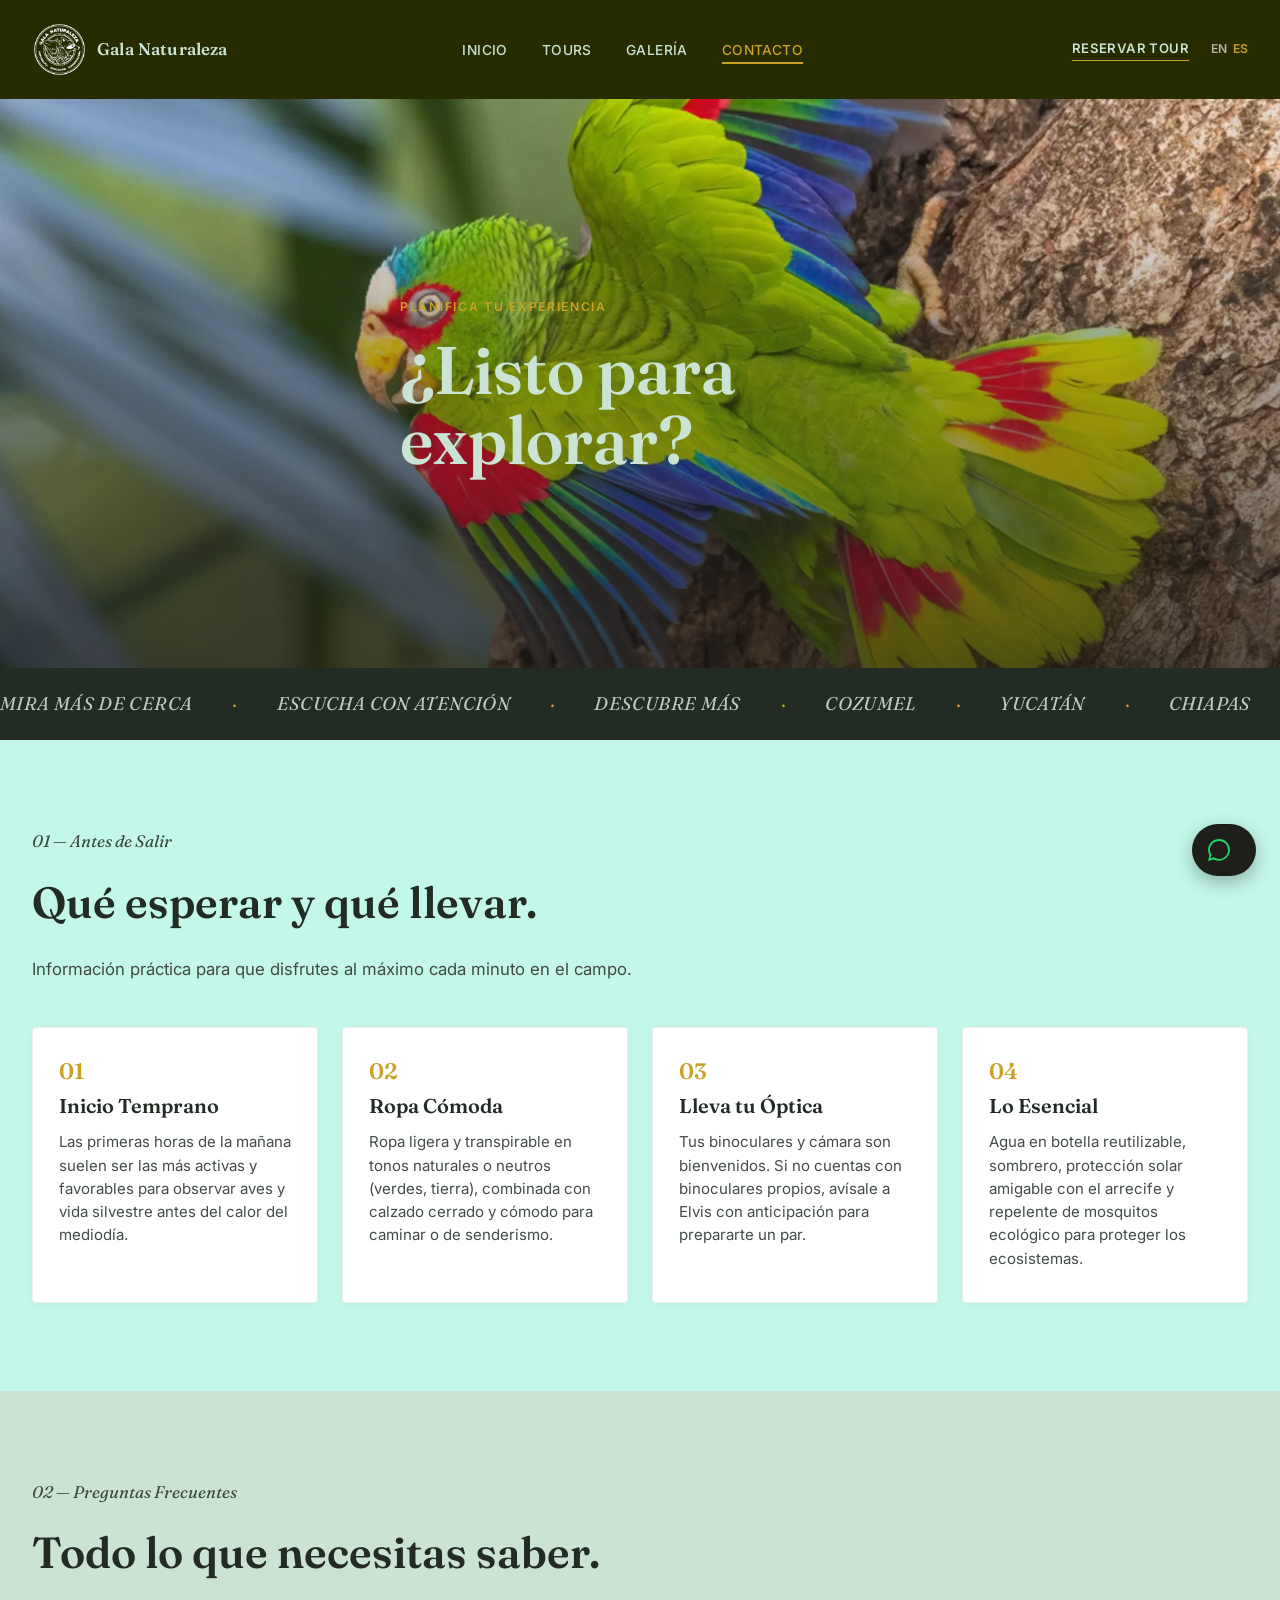
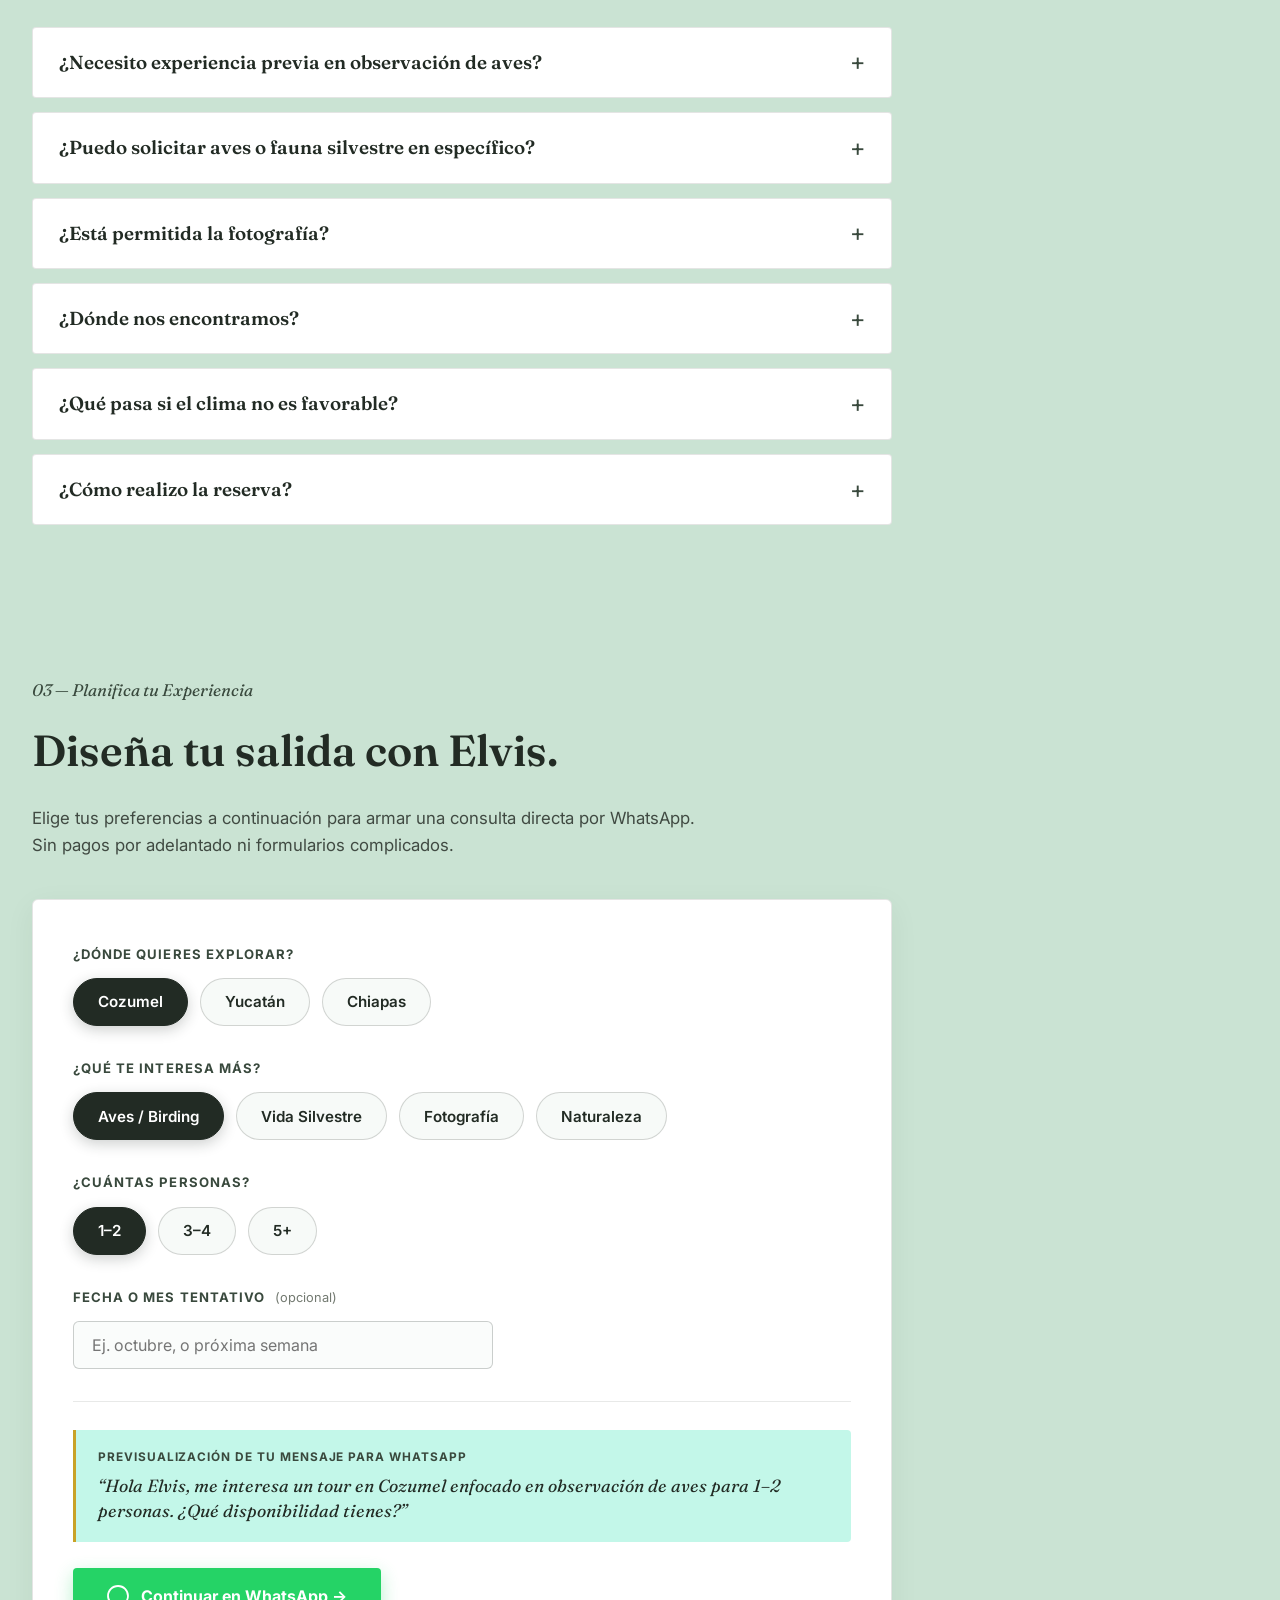
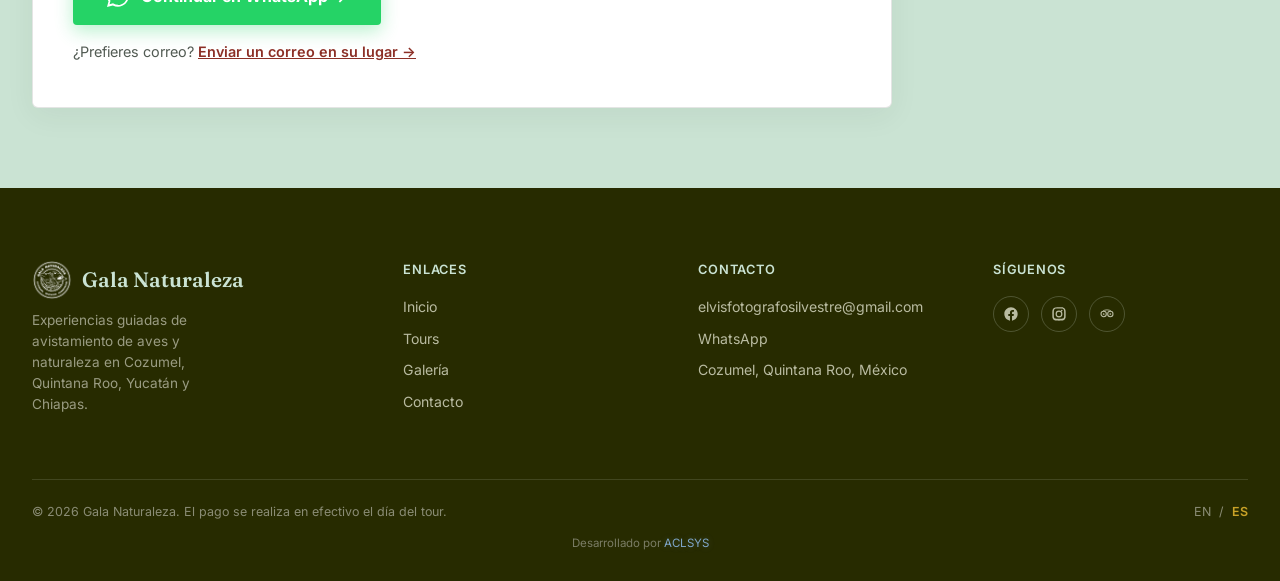
<file: es/contact.html>
<!DOCTYPE html>
<html lang="es">
<head>
<meta charset="UTF-8">
<meta name="viewport" content="width=device-width, initial-scale=1.0">
<title>Contacto y Planifica tu Experiencia — Gala Naturaleza</title>
<meta name="description" content="Planea tu tour privado de avistamiento de aves y vida silvestre en Cozumel, Yucatán o Chiapas con el naturalista local Elvis Jiménez. Arma tu consulta para WhatsApp.">
<link rel="alternate" hreflang="en" href="https://galanaturaleza.com/en/contact.html">
<link rel="alternate" hreflang="es" href="https://galanaturaleza.com/es/contact.html">
<link rel="canonical" href="https://galanaturaleza.com/es/contact.html">
<link rel="preconnect" href="https://fonts.googleapis.com">
<link rel="preconnect" href="https://fonts.gstatic.com" crossorigin>
<link href="https://fonts.googleapis.com/css2?family=Fraunces:opsz,wght@9..144,400;9..144,500;9..144,600&family=Inter:wght@400;500;600;700&display=swap" rel="stylesheet">
<link rel="stylesheet" href="../css/styles.css">
<link rel="icon" href="/favicon.ico" sizes="48x48">
<meta name="twitter:title" content="Contacta y Planea tu Viaje — Gala Naturaleza">
<meta name="twitter:description" content="Planea tu tour privado de avistamiento de aves y vida silvestre en Cozumel, Yucatán o Chiapas con el naturalista local Elvis Jiménez. Arma tu consulta personalizada para WhatsApp.">
<meta name="twitter:image" content="https://galanaturaleza.com/img/og/og-image.jpeg">
<meta property="og:type" content="website">
<meta property="og:site_name" content="Gala Naturaleza">
<meta property="og:locale" content="es_MX">
<meta property="og:locale:alternate" content="en_US">
<meta property="og:url" content="https://galanaturaleza.com/es/contact.html">
<meta property="og:title" content="Contacto y Planeador de Viaje — Gala Naturaleza">
<meta property="og:description" content="Planea tu tour privado de avistamiento de aves y vida silvestre en Cozumel, Yucatán o Chiapas con el naturalista local Elvis Jiménez. Arma tu consulta personalizada para WhatsApp.">
<meta property="og:image" content="https://galanaturaleza.com/img/og/og-image.jpeg">
<meta property="og:image:width" content="1200">
<meta property="og:image:height" content="630">
<meta name="twitter:card" content="summary_large_image">
</head>
<body>

<a class="skip-link" href="#main">Saltar al contenido</a>

<header class="site-header no-hero">
  <div class="wrap topbar">
    <a href="index.html" class="brand">
      <img src="../img/logo/logo.png" alt="Gala Naturaleza" width="55" height="55">
      <span class="brand-name">Gala Naturaleza</span>
    </a>

    <nav id="site-nav">
      <ul>
        <li><a href="index.html">Inicio</a></li>
        <li><a href="tours.html">Tours</a></li>
        <li><a href="gallery.html">Galería</a></li>
        <li><a href="contact.html" aria-current="page">Contacto</a></li>
        <li class="mobile-lang-row">
          <svg viewBox="0 0 24 24" fill="none" stroke="currentColor" stroke-width="1.6" aria-hidden="true"><circle cx="12" cy="12" r="9"/><path d="M3 12h18M12 3c2.5 2.5 4 5.5 4 9s-1.5 6.5-4 9c-2.5-2.5-4-5.5-4-9s1.5-6.5 4-9z"/></svg>
          <div class="lang-switch">
            <a href="../en/contact.html">EN</a>
            <span aria-current="true">ES</span>
          </div>
        </li>
        <li><a href="https://wa.me/529871413620?text=Hola!%20Quisiera%20reservar%20un%20tour" class="mobile-book">Reservar Tour</a></li>
      </ul>
    </nav>

    <div class="header-actions">
      <a href="https://wa.me/529871413620?text=Hola!%20Quisiera%20reservar%20un%20tour" class="book-link">Reservar Tour</a>
      <div class="lang-switch">
        <a href="../en/contact.html">EN</a>
        <span aria-current="true">ES</span>
      </div>
      <button class="nav-toggle" aria-label="Abrir menú" aria-expanded="false" aria-controls="site-nav">
        <svg viewBox="0 0 24 24" fill="none" stroke="currentColor" stroke-width="2"><line x1="3" y1="6" x2="21" y2="6"/><line x1="3" y1="12" x2="21" y2="12"/><line x1="3" y1="18" x2="21" y2="18"/></svg>
      </button>
    </div>
  </div>
</header>

<main id="main">

  <!-- ===== HERO — Hablemos (con CTA corto de WhatsApp) ===== -->
  <section class="page-hero">
    <div class="hero-slide" style="background-image:url('../img/hero/contacbird.webp');"></div>
    <div class="talk-hero-content wrap">
      <p class="hero-kicker">Planifica tu Experiencia</p>
      <h1>¿Listo para explorar?</h1>
    </div>
  </section>

  <!-- ===== MARQUEE ===== -->
  <div class="marquee" aria-hidden="true">
    <div class="marquee-track">
      <span>MIRA MÁS DE CERCA</span><span class="dot">·</span>
      <span>ESCUCHA CON ATENCIÓN</span><span class="dot">·</span>
      <span>DESCUBRE MÁS</span><span class="dot">·</span>
      <span>COZUMEL</span><span class="dot">·</span>
      <span>YUCATÁN</span><span class="dot">·</span>
      <span>CHIAPAS</span><span class="dot">·</span>
      <span>MIRA MÁS DE CERCA</span><span class="dot">·</span>
      <span>ESCUCHA CON ATENCIÓN</span><span class="dot">·</span>
      <span>DESCUBRE MÁS</span><span class="dot">·</span>
      <span>COZUMEL</span><span class="dot">·</span>
      <span>YUCATÁN</span><span class="dot">·</span>
      <span>CHIAPAS</span><span class="dot">·</span>
    </div>
  </div>

  <!-- ===== 1. ANTES DE SALIR (QUÉ LLEVAR / QUÉ ESPERAR) ===== -->
  <section class="before-you-go">
    <div class="wrap">
      <div class="section-head reveal">
        <p class="kicker">01 — Antes de Salir</p>
        <h2 class="section-title">Qué esperar y qué llevar.</h2>
        <p class="section-desc">Información práctica para que disfrutes al máximo cada minuto en el campo.</p>
      </div>

      <div class="essentials-grid">
        <div class="essential-card reveal">
          <span class="essential-num">01</span>
          <h3>Inicio Temprano</h3>
          <p>Las primeras horas de la mañana suelen ser las más activas y favorables para observar aves y vida silvestre antes del calor del mediodía.</p>
        </div>

        <div class="essential-card reveal">
          <span class="essential-num">02</span>
          <h3>Ropa Cómoda</h3>
          <p>Ropa ligera y transpirable en tonos naturales o neutros (verdes, tierra), combinada con calzado cerrado y cómodo para caminar o de senderismo.</p>
        </div>

        <div class="essential-card reveal">
          <span class="essential-num">03</span>
          <h3>Lleva tu Óptica</h3>
          <p>Tus binoculares y cámara son bienvenidos. Si no cuentas con binoculares propios, avísale a Elvis con anticipación para prepararte un par.</p>
        </div>

        <div class="essential-card reveal">
          <span class="essential-num">04</span>
          <h3>Lo Esencial</h3>
          <p>Agua en botella reutilizable, sombrero, protección solar amigable con el arrecife y repelente de mosquitos ecológico para proteger los ecosistemas.</p>
        </div>
      </div>
    </div>
  </section>

  <!-- ===== 2. PREGUNTAS FRECUENTES (FAQ) ===== -->
  <section class="contact-faq">
    <div class="wrap">
      <div class="section-head reveal">
        <p class="kicker">02 — Preguntas Frecuentes</p>
        <h2 class="section-title">Todo lo que necesitas saber.</h2>
      </div>

      <div class="faq-accordion reveal">
        <details class="faq-item">
          <summary class="faq-question">¿Necesito experiencia previa en observación de aves?</summary>
          <div class="faq-answer">
            <p>Para nada. Cada tour es 100% privado y se adapta a tu ritmo. Ya sea que tomes unos binoculares por primera vez o seas un observador experimentado en busca de aves endémicas, Elvis ajusta la salida a tu interés y nivel.</p>
          </div>
        </details>

        <details class="faq-item">
          <summary class="faq-question">¿Puedo solicitar aves o fauna silvestre en específico?</summary>
          <div class="faq-answer">
            <p>Por supuesto. Si tienes especies objetivo (como el Colibrí Esmeralda, el Vireo de Cozumel, el Salta pared de Cozumel o especialidades de Yucatán), avísale a Elvis al escribirle para planear las mejores zonas y horarios.</p>
          </div>
        </details>

        <details class="faq-item">
          <summary class="faq-question">¿Está permitida la fotografía?</summary>
          <div class="faq-answer">
            <p>¡Totalmente bienvenida! Elvis es fotógrafo profesional de vida silvestre y te apoyará para conseguir los mejores ángulos, luz natural y posaderos limpios sin estresar a los animales.</p>
          </div>
        </details>

        <details class="faq-item">
          <summary class="faq-question">¿Dónde nos encontramos?</summary>
          <div class="faq-answer">
            <p>Para los tours en Cozumel, podemos encontrarnos directamente en el muelle de ferris de pasajeros o en un punto céntrico acordado. En Yucatán y Chiapas, la logística se coordina contigo directamente.</p>
          </div>
        </details>

        <details class="faq-item">
          <summary class="faq-question">¿Qué pasa si el clima no es favorable?</summary>
          <div class="faq-answer">
            <p>Una llovizna tropical ligera rara vez detiene a las aves, pero tu seguridad y comodidad son la prioridad. Si las condiciones meteorológicas son adversas, reprogramaremos la salida o ajustaremos el horario de común acuerdo.</p>
          </div>
        </details>

        <details class="faq-item">
          <summary class="faq-question">¿Cómo realizo la reserva?</summary>
          <div class="faq-answer">
            <p>La reserva es directa y sin intermediarios. Escríbele a Elvis por WhatsApp con el destino de tu interés y tus fechas tentativas. Una vez acordado, tu fecha queda reservada. El pago se realiza en efectivo el día del tour.</p>
          </div>
        </details>
      </div>
    </div>
  </section>

  <!-- ===== 3. CONFIGURADOR (CONVERSIÓN) — cierre, justo antes del footer ===== -->
  <section class="planner-section">
    <div class="wrap">
      <div class="section-head reveal">
        <p class="kicker">03 — Planifica tu Experiencia</p>
        <h2 class="section-title">Diseña tu salida con Elvis.</h2>
        <p class="section-desc">Elige tus preferencias a continuación para armar una consulta directa por WhatsApp. Sin pagos por adelantado ni formularios complicados.</p>
      </div>

      <form id="trip-planner" class="planner-card reveal" onsubmit="return false;">
        <!-- Destino -->
        <div class="planner-field">
          <span class="planner-label">¿Dónde quieres explorar?</span>
          <div class="pill-group" data-param="destination">
            <button type="button" class="pill-btn is-selected" data-value="Cozumel">Cozumel</button>
            <button type="button" class="pill-btn" data-value="Yucatán">Yucatán</button>
            <button type="button" class="pill-btn" data-value="Chiapas">Chiapas</button>
          </div>
        </div>

        <!-- Interés -->
        <div class="planner-field">
          <span class="planner-label">¿Qué te interesa más?</span>
          <div class="pill-group" data-param="interest">
            <button type="button" class="pill-btn is-selected" data-value="observación de aves">Aves / Birding</button>
            <button type="button" class="pill-btn" data-value="vida silvestre">Vida Silvestre</button>
            <button type="button" class="pill-btn" data-value="fotografía">Fotografía</button>
            <button type="button" class="pill-btn" data-value="naturaleza">Naturaleza</button>
          </div>
        </div>

        <!-- Grupo -->
        <div class="planner-field">
          <span class="planner-label">¿Cuántas personas?</span>
          <div class="pill-group" data-param="group">
            <button type="button" class="pill-btn is-selected" data-value="1–2 personas">1–2</button>
            <button type="button" class="pill-btn" data-value="3–4 personas">3–4</button>
            <button type="button" class="pill-btn" data-value="5+ personas">5+</button>
          </div>
        </div>

        <!-- Fecha tentativa -->
        <div class="planner-field">
          <label class="planner-label" for="planner-date">Fecha o mes tentativo <span class="opt-tag">(opcional)</span></label>
          <input type="text" id="planner-date" class="planner-input" placeholder="Ej. octubre, o próxima semana" autocomplete="off" autocapitalize="words" enterkeyhint="done">
        </div>

        <!-- Acción / Mensaje generado -->
        <div class="planner-action">
          <div class="planner-preview-box">
            <span class="preview-label">Previsualización de tu mensaje para WhatsApp</span>
            <p id="planner-preview" class="planner-preview">"Hola Elvis, me interesa un tour en Cozumel enfocado en observación de aves para 1–2 personas. ¿Qué disponibilidad tienes?"</p>
          </div>

          <a id="planner-wa-btn" href="https://wa.me/529871413620?text=Hola%20Elvis,%20me%20interesa%20un%20tour%20en%20Cozumel%20enfocado%20en%20observaci%C3%B3n%20de%20aves%20para%201%E2%80%932%20personas.%20%C2%BFQu%C3%A9%20disponibilidad%20tienes?" target="_blank" rel="noopener" class="planner-submit-btn">
            <svg viewBox="0 0 24 24" aria-hidden="true"><path d="M20.5 3.5A11.8 11.8 0 0 0 12 0C5.4 0 .1 5.3.1 11.9c0 2.1.6 4.1 1.6 5.9L0 24l6.4-1.7c1.7.9 3.6 1.4 5.6 1.4 6.6 0 11.9-5.3 11.9-11.9 0-3.2-1.2-6.1-3.4-8.3zM12 21.6c-1.8 0-3.5-.5-5-1.4l-.4-.2-3.8 1 1-3.7-.2-.4a9.7 9.7 0 0 1-1.5-5.2C2.1 6.5 6.5 2.1 12 2.1c2.6 0 5.1 1 7 2.9a9.7 9.7 0 0 1 2.9 7c0 5.5-4.4 9.9-9.9 9.9z"/></svg>
            <span>Continuar en WhatsApp →</span>
          </a>

          <p class="planner-alt">¿Prefieres correo? <a id="planner-email-link" href="mailto:elvisfotografosilvestre@gmail.com?subject=Consulta%20de%20Tour%20%E2%80%94%20Cozumel">Enviar un correo en su lugar →</a></p>
        </div>
      </form>
    </div>
  </section>

</main>

<!-- ===== FOOTER ===== -->
<footer class="site">
  <div class="wrap">
    <div class="footer-grid">
      <div>
        <div class="footer-brand-row">
          <img src="../img/logo/logo.png" alt="Gala Naturaleza" class="footer-logo-mini">
          <p class="footer-brand-name">Gala Naturaleza</p>
        </div>
        <p class="footer-tagline">Experiencias guiadas de avistamiento de aves y naturaleza en Cozumel, Quintana Roo, Yucatán y Chiapas.</p>
      </div>

      <div class="footer-col">
        <h5>Enlaces</h5>
        <ul>
          <li><a href="index.html">Inicio</a></li>
          <li><a href="tours.html">Tours</a></li>
          <li><a href="gallery.html">Galería</a></li>
          <li><a href="contact.html">Contacto</a></li>
        </ul>
      </div>

      <div class="footer-col">
        <h5>Contacto</h5>
        <ul>
          <li><a href="mailto:elvisfotografosilvestre@gmail.com"> elvisfotografosilvestre@gmail.com</a></li>
          <li><a href="https://wa.me/529871413620">WhatsApp</a></li>
          <li>Cozumel, Quintana Roo, México</li>
        </ul>
      </div>

      <div class="footer-col">
        <h5>Síguenos</h5>
        <div class="footer-social">
          <a href="https://www.facebook.com/galareptiles/?locale=es_LA" aria-label="Facebook" target="_blank" rel="noopener">
            <svg viewBox="0 0 24 24" aria-hidden="true"><path d="M22 12.06C22 6.5 17.52 2 12 2S2 6.5 2 12.06c0 5.02 3.66 9.18 8.44 9.94v-7.03H7.9v-2.91h2.54V9.85c0-2.51 1.49-3.9 3.77-3.9 1.09 0 2.23.2 2.23.2v2.46h-1.26c-1.24 0-1.63.77-1.63 1.56v1.89h2.78l-.44 2.91h-2.34V22c4.78-.76 8.44-4.92 8.44-9.94z"/></svg>
          </a>
          <a href="https://www.instagram.com/gala_naturaleza_photography/" aria-label="Instagram" target="_blank" rel="noopener">
            <svg viewBox="0 0 24 24" aria-hidden="true"><path d="M12 2c2.72 0 3.06.01 4.12.06 1.06.05 1.79.22 2.43.47.66.26 1.21.6 1.76 1.15.55.55.9 1.1 1.15 1.76.25.64.42 1.37.47 2.43.05 1.06.06 1.4.06 4.12s-.01 3.06-.06 4.12c-.05 1.06-.22 1.79-.47 2.43-.26.66-.6 1.21-1.15 1.76-.55.55-1.1.9-1.76 1.15-.64.25-1.37.42-2.43.47-1.06.05-1.4.06-4.12.06s-3.06-.01-4.12-.06c-1.06-.05-1.79-.22-2.43-.47-.66-.26-1.21-.6-1.76-1.15-.55-.55-.9-1.1-1.15-1.76-.25-.64-.42-1.37-.47-2.43C2.01 15.06 2 14.72 2 12s.01-3.06.06-4.12c.05-1.06.22-1.79.47-2.43.26-.66.6-1.21 1.15-1.76.55-.55 1.1-.9 1.76-1.15.64-.25 1.37-.42 2.43-.47C8.94 2.01 9.28 2 12 2zm0 1.8c-2.67 0-2.99.01-4.04.06-.87.04-1.34.18-1.65.3-.42.16-.71.35-1.02.66-.31.31-.5.6-.66 1.02-.12.31-.26.78-.3 1.65-.05 1.05-.06 1.37-.06 4.04s.01 2.99.06 4.04c.04.87.18 1.34.3 1.65.16.42.35.71.66 1.02.31.31.6.5 1.02.66.31.12.78.26 1.65.3 1.05.05 1.37.06 4.04.06s2.99-.01 4.04-.06c.87-.04 1.34-.18 1.65-.3.42-.16.71-.35 1.02-.66.31-.31.5-.6.66-1.02.12-.31.26-.78.3-1.65.05-1.05.06-1.37.06-4.04s-.01-2.99-.06-4.04c-.04-.87-.18-1.34-.3-1.65-.16-.42-.35-.71-.66-1.02-.31-.31-.6-.5-1.02-.66-.31-.12-.78-.26-1.65-.3C14.99 3.81 14.67 3.8 12 3.8zm0 3.05a5.15 5.15 0 1 1 0 10.3 5.15 5.15 0 0 1 0-10.3zm0 1.8a3.35 3.35 0 1 0 0 6.7 3.35 3.35 0 0 0 0-6.7zm5.35-1.98a1.2 1.2 0 1 1-2.4 0 1.2 1.2 0 0 1 2.4 0z"/></svg>
          </a>
          <a href="https://www.tripadvisor.com.mx/Attraction_Review-g150809-d33016152-Reviews-Gala_Naturaleza-Cozumel_Yucatan_Peninsula.html" aria-label="Tripadvisor" target="_blank" rel="noopener">
            <svg viewBox="0 0 24 24" aria-hidden="true"><circle cx="7" cy="12" r="4" fill="none" stroke="currentColor" stroke-width="1.6"/><circle cx="17" cy="12" r="4" fill="none" stroke="currentColor" stroke-width="1.6"/><circle cx="7" cy="12" r="1.3"/><circle cx="17" cy="12" r="1.3"/><path d="M12 5.8c-2.4 0-4.6.6-6.1 1.7M12 5.8c2.4 0 4.6.6 6.1 1.7" stroke="currentColor" stroke-width="1.3" fill="none"/></svg>
          </a>
        </div>
      </div>
    </div>

    <div class="footer-bottom">
      <span>© 2026 Gala Naturaleza. El pago se realiza en efectivo el día del tour.</span>
      <div class="footer-lang">
        <a href="../en/contact.html">EN</a>
        <span>/</span>
        <span aria-current="true">ES</span>
      </div>
    </div>
    <p class="footer-credit">Desarrollado por <a href="https://aclsys.net/servicios" target="_blank" rel="noopener">ACLSYS</a></p>
  </div>
</footer>
<div class="wa-bubble">
  <button class="wa-bubble-close" aria-label="Cerrar">&times;</button>
  <strong>¿Dudas sobre tu tour?</strong>
  Pregúntale a Elvis directo por WhatsApp.
  <a href="https://wa.me/529871413620?text=Hola!%20Quisiera%20saber%20m%C3%A1s%20sobre%20un%20tour" class="wa-bubble-link">Chatear ahora →</a>
</div>

<a class="wa-float" href="https://wa.me/529871413620?text=Hola!%20Quisiera%20reservar%20un%20tour" aria-label="Chatear por WhatsApp">
  <svg viewBox="0 0 24 24" aria-hidden="true"><path d="M20.5 3.5A11.8 11.8 0 0 0 12 0C5.4 0 .1 5.3.1 11.9c0 2.1.6 4.1 1.6 5.9L0 24l6.4-1.7c1.7.9 3.6 1.4 5.6 1.4 6.6 0 11.9-5.3 11.9-11.9 0-3.2-1.2-6.1-3.4-8.3zM12 21.6c-1.8 0-3.5-.5-5-1.4l-.4-.2-3.8 1 1-3.7-.2-.4a9.7 9.7 0 0 1-1.5-5.2C2.1 6.5 6.5 2.1 12 2.1c2.6 0 5.1 1 7 2.9a9.7 9.7 0 0 1 2.9 7c0 5.5-4.4 9.9-9.9 9.9z"/></svg>
  <span>WhatsApp</span>
</a>

<script src="../js/main.js"></script>
<script src="../js/contact.js"></script>
</body>
</html>
</file>
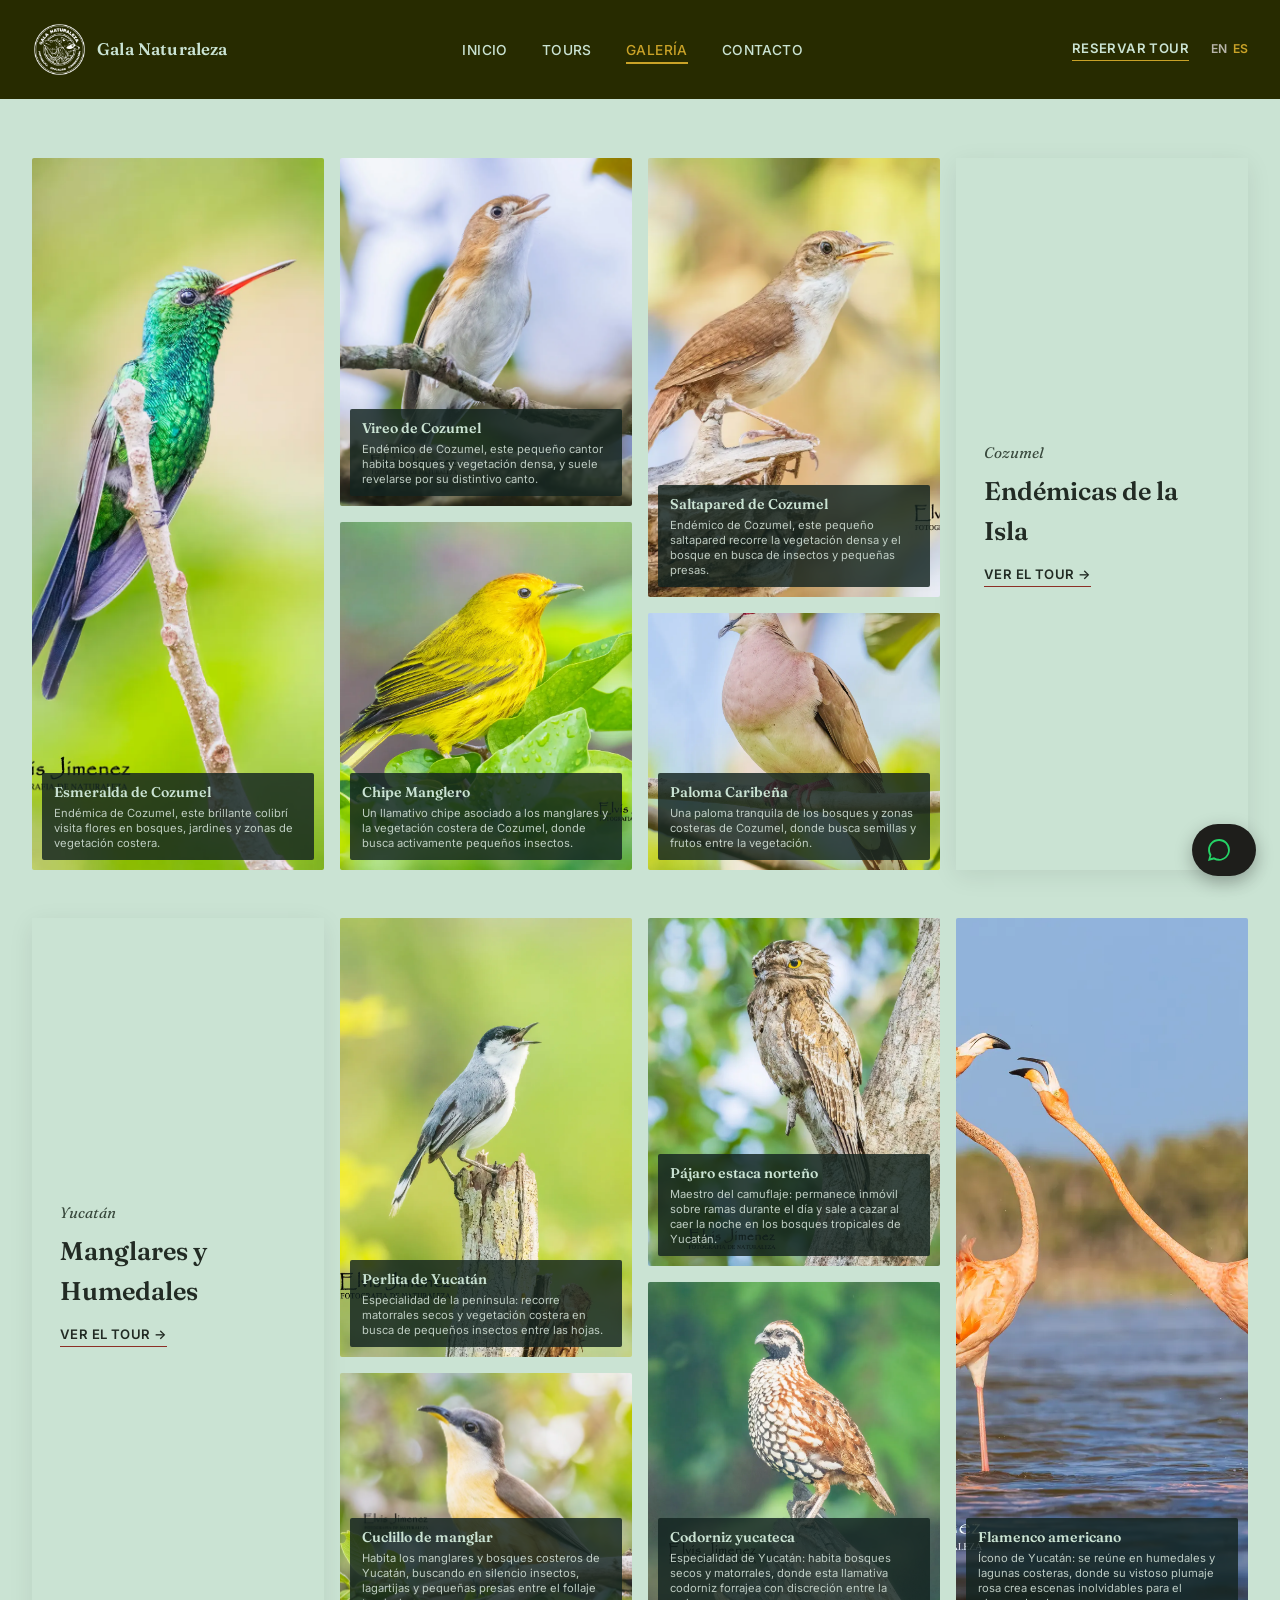
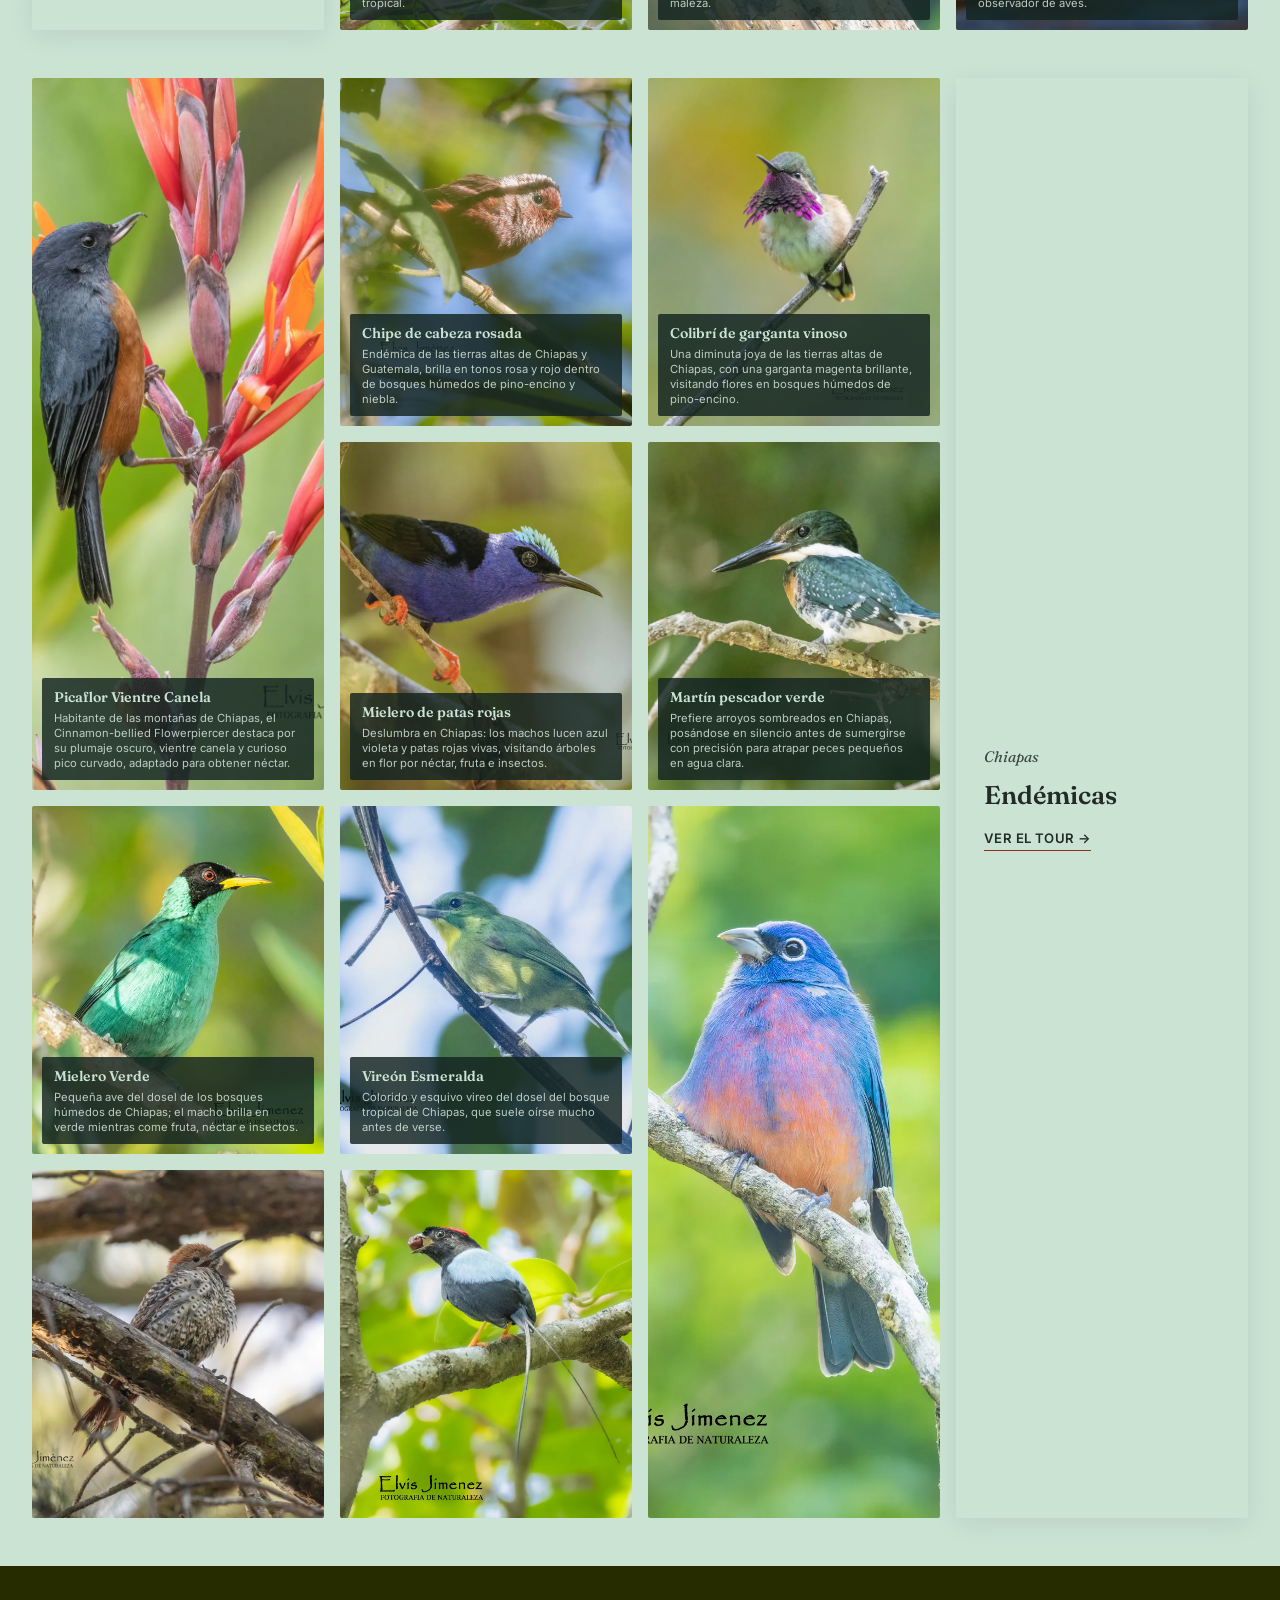
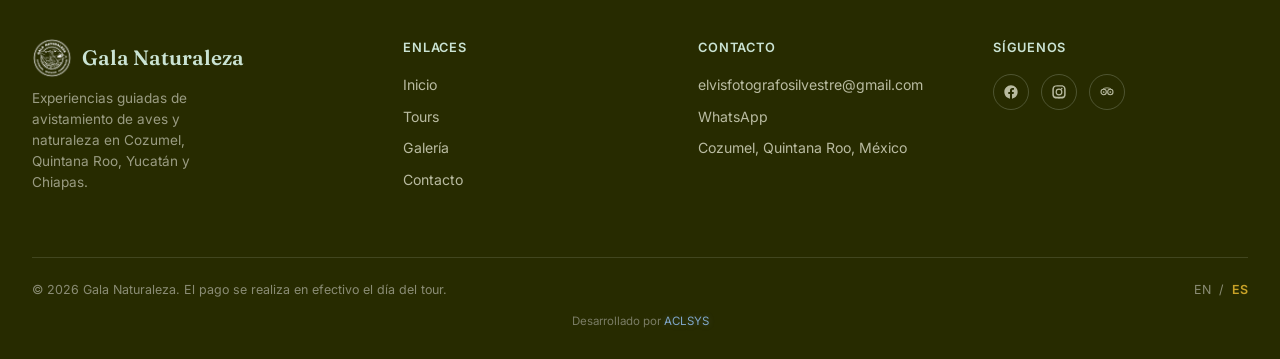
<file: es/gallery.html>
<!DOCTYPE html>
<html lang="es">
<head>
<meta charset="UTF-8">
<meta name="viewport" content="width=device-width, initial-scale=1.0">
<title>Galería — Gala Naturaleza | Fotografía de Aves y Naturaleza</title>
<meta name="description" content="Un recorrido visual por Cozumel, la Península de Yucatán y Chiapas — fotografía de aves y vida silvestre por Elvis Jiménez.">
<link rel="icon" href="/favicon.ico" sizes="48x48">
<link rel="alternate" hreflang="en" href="https://galanaturaleza.com/en/gallery.html">
<link rel="alternate" hreflang="es" href="https://galanaturaleza.com/es/gallery.html">
<link rel="canonical" href="https://galanaturaleza.com/es/gallery.html">
<link rel="preconnect" href="https://fonts.googleapis.com">
<link rel="preconnect" href="https://fonts.gstatic.com" crossorigin>
<link href="https://fonts.googleapis.com/css2?family=Fraunces:opsz,wght@9..144,400;9..144,500;9..144,600&family=Inter:wght@400;500;600;700&display=swap" rel="stylesheet">
<link rel="stylesheet" href="../css/styles.css">
<meta name="twitter:title" content="Galería — Gala Naturaleza | Fotografía de Aves y Naturaleza">
<meta name="twitter:description" content="Un recorrido visual por Cozumel, la Península de Yucatán y Chiapas — fotografía de aves y vida silvestre por Elvis Jiménez.">
<meta name="twitter:image" content="https://galanaturaleza.com/img/og/og-image.jpeg">
<meta property="og:type" content="website">
<meta property="og:site_name" content="Gala Naturaleza">
<meta property="og:locale" content="es_MX">
<meta property="og:locale:alternate" content="en_US">
<meta property="og:url" content="https://galanaturaleza.com/es/gallery.html">
<meta property="og:title" content="Galería — Gala Naturaleza | Fotografía de Aves y Naturaleza">
<meta property="og:description" content="Un recorrido visual por Cozumel, la Península de Yucatán y Chiapas — fotografía de aves y vida silvestre por Elvis Jiménez.">
<meta property="og:image" content="https://galanaturaleza.com/img/og/og-image.jpeg">
<meta property="og:image:width" content="1200">
<meta property="og:image:height" content="630">
<meta name="twitter:card" content="summary_large_image">
</head>
<body class="gallery-page">

<a class="skip-link" href="#main">Saltar al contenido</a>

<header class="site-header no-hero">
  <div class="wrap topbar">
    <a href="index.html" class="brand">
      <img src="../img/logo/logo.png" alt="Gala Naturaleza" width="55" height="55">
      <span class="brand-name">Gala Naturaleza</span>
    </a>

    <nav id="site-nav">
      <ul>
        <li><a href="index.html">Inicio</a></li>
        <li><a href="tours.html">Tours</a></li>
        <li><a href="gallery.html" aria-current="page">Galería</a></li>
        <li><a href="contact.html">Contacto</a></li>
        <li class="mobile-lang-row">
          <svg viewBox="0 0 24 24" fill="none" stroke="currentColor" stroke-width="1.6" aria-hidden="true"><circle cx="12" cy="12" r="9"/><path d="M3 12h18M12 3c2.5 2.5 4 5.5 4 9s-1.5 6.5-4 9c-2.5-2.5-4-5.5-4-9s1.5-6.5 4-9z"/></svg>
          <div class="lang-switch">
            <a href="../en/gallery.html">EN</a>
            <span aria-current="true">ES</span>
          </div>
        </li>
        <li><a href="https://wa.me/529871413620?text=Hola!%20Quisiera%20reservar%20un%20tour" class="mobile-book">Reservar Tour</a></li>
      </ul>
    </nav>

    <div class="header-actions">
      <a href="https://wa.me/529871413620?text=Hola!%20Quisiera%20reservar%20un%20tour" class="book-link">Reservar Tour</a>
      <div class="lang-switch">
        <a href="../en/gallery.html">EN</a>
        <span aria-current="true">ES</span>
      </div>
      <button class="nav-toggle" aria-label="Abrir menú" aria-expanded="false" aria-controls="site-nav">
        <svg viewBox="0 0 24 24" fill="none" stroke="currentColor" stroke-width="2"><line x1="3" y1="6" x2="21" y2="6"/><line x1="3" y1="12" x2="21" y2="12"/><line x1="3" y1="18" x2="21" y2="18"/></svg>
      </button>
    </div>
  </div>
</header>

<main id="main">

  <!-- ===== BLOQUE — COZUMEL ===== -->
<section class="gallery-block reveal">
  <div class="g-photo g-photo-1">
    <img src="../img/gallery/emerald.webp" alt="Esmeralda de Cozumel" loading="lazy">
    <div class="g-tag reveal">
      <b>Esmeralda de Cozumel</b>
      <span>Endémica de Cozumel, este brillante colibrí visita flores en bosques, jardines y zonas de vegetación costera.</span>
    </div>
  </div>
  <div class="g-photo g-photo-2">
    <img src="../img/gallery/vireo.webp" alt="Vireo de Cozumel" loading="lazy">
    <div class="g-tag reveal">
      <b>Vireo de Cozumel</b>
      <span>Endémico de Cozumel, este pequeño cantor habita bosques y vegetación densa, y suele revelarse por su distintivo canto.</span>
    </div>
  </div>
  <div class="g-photo g-photo-3">
    <img src="../img/gallery/wren.webp" alt="Saltapared de Cozumel" loading="lazy">
    <div class="g-tag reveal">
      <b>Saltapared de Cozumel</b>
      <span>Endémico de Cozumel, este pequeño saltapared recorre la vegetación densa y el bosque en busca de insectos y pequeñas presas.</span>
    </div>
  </div>
  <div class="g-photo g-photo-4">
    <img src="../img/gallery/warbler.webp" alt="Chipe Manglero, Cozumel" loading="lazy">
    <div class="g-tag reveal">
      <b>Chipe Manglero</b>
      <span>Un llamativo chipe asociado a los manglares y la vegetación costera de Cozumel, donde busca activamente pequeños insectos.</span>
    </div>
  </div>
  <div class="g-photo g-photo-5">
    <img src="../img/gallery/dove.webp" alt="Paloma Caribeña, Cozumel" loading="lazy">
    <div class="g-tag reveal">
      <b>Paloma Caribeña</b>
      <span>Una paloma tranquila de los bosques y zonas costeras de Cozumel, donde busca semillas y frutos entre la vegetación.</span>
    </div>
  </div>
  <div class="gallery-panel">
    <p class="kicker">Cozumel</p>
    <h2>Endémicas de la Isla</h2>
    <a href="tours.html#cozumel">Ver el tour →</a>
  </div>
</section>

 <!-- ===== BLOQUE — YUCATÁN (espejado) ===== -->
<section class="gallery-block is-reverse reveal">
  <div class="g-photo g-photo-1">
    <img src="../img/gallery/flamingo.webp" alt="Flamenco americano, Yucatán" loading="lazy">
    <div class="g-tag reveal">
      <b>Flamenco americano</b>
      <span>Ícono de Yucatán: se reúne en humedales y lagunas costeras, donde su vistoso plumaje rosa crea escenas inolvidables para el observador de aves.</span>
    </div>
  </div>
  <div class="g-photo g-photo-2">
    <img src="../img/gallery/potoo.webp" alt="Pájaro estaca norteño, Yucatán" loading="lazy">
    <div class="g-tag reveal">
      <b>Pájaro estaca norteño</b>
      <span>Maestro del camuflaje: permanece inmóvil sobre ramas durante el día y sale a cazar al caer la noche en los bosques tropicales de Yucatán.</span>
    </div>
  </div>
  <div class="g-photo g-photo-3">
    <img src="../img/gallery/gnatcatcher.webp" alt="Perlita de Yucatán, Yucatán" loading="lazy">
    <div class="g-tag reveal">
      <b>Perlita de Yucatán</b>
      <span>Especialidad de la península: recorre matorrales secos y vegetación costera en busca de pequeños insectos entre las hojas.</span>
    </div>
  </div>
  <div class="g-photo g-photo-4">
    <img src="../img/gallery/bobwhite.webp" alt="Codorniz yucateca, Yucatán" loading="lazy">
    <div class="g-tag reveal">
      <b>Codorniz yucateca</b>
      <span>Especialidad de Yucatán: habita bosques secos y matorrales, donde esta llamativa codorniz forrajea con discreción entre la maleza.</span>
    </div>
  </div>
  <div class="g-photo g-photo-5">
    <img src="../img/gallery/cuckoo.webp" alt="Cuclillo de manglar, Yucatán" loading="lazy">
    <div class="g-tag reveal">
      <b>Cuclillo de manglar</b>
      <span>Habita los manglares y bosques costeros de Yucatán, buscando en silencio insectos, lagartijas y pequeñas presas entre el follaje tropical.</span>
    </div>
  </div>
  <div class="gallery-panel">
    <p class="kicker">Yucatán</p>
    <h2>Manglares y Humedales</h2>
    <a href="tours.html#yucatan">Ver el tour →</a>
  </div>
</section>

  <!-- ===== BLOQUE — CHIAPAS ===== -->
  <section class="gallery-block gallery-10 reveal">
  <div class="g-photo g-photo-1">
    <img src="../img/gallery/flowerpiercer.webp" alt="Picaflor Vientre Canela" loading="lazy">
    <div class="g-tag reveal">
      <b>Picaflor Vientre Canela</b>
      <span>Habitante de las montañas de Chiapas, el Cinnamon-bellied Flowerpiercer destaca por su plumaje oscuro, vientre canela y curioso pico curvado, adaptado para obtener néctar.</span>
    </div>
  </div>
  <div class="g-photo g-photo-2">
    <img src="../img/gallery/pink-head.webp" alt="Chipe de cabeza rosada, Chiapas" loading="lazy">
    <div class="g-tag reveal">
      <b>Chipe de cabeza rosada</b>
      <span>Endémica de las tierras altas de Chiapas y Guatemala, brilla en tonos rosa y rojo dentro de bosques húmedos de pino-encino y niebla.</span>
    </div>
  </div>
  <div class="g-photo g-photo-3">
    <img src="../img/gallery/wine-throated.webp" alt="Colibrí de garganta vinoso, Chiapas" loading="lazy">
    <div class="g-tag reveal">
      <b>Colibrí de garganta vinoso</b>
      <span>Una diminuta joya de las tierras altas de Chiapas, con una garganta magenta brillante, visitando flores en bosques húmedos de pino-encino.</span>
    </div>
  </div>
  <div class="g-photo g-photo-4">
    <img src="../img/gallery/red-legged.webp" alt="Mielero de patas rojas, Chiapas" loading="lazy">
    <div class="g-tag reveal">
      <b>Mielero de patas rojas</b>
      <span>Deslumbra en Chiapas: los machos lucen azul violeta y patas rojas vivas, visitando árboles en flor por néctar, fruta e insectos.</span>
    </div>
  </div>
  <div class="g-photo g-photo-5">
    <img src="../img/gallery/kingfisher.webp" alt="Martín pescador verde, Chiapas" loading="lazy">
    <div class="g-tag reveal">
      <b>Martín pescador verde</b>
      <span>Prefiere arroyos sombreados en Chiapas, posándose en silencio antes de sumergirse con precisión para atrapar peces pequeños en agua clara.</span>
    </div>
  </div>
     <div class="g-photo g-photo-6">
      <img src="../img/gallery/green-honeycreeper.webp" alt="Mielero Verde, Chiapas" loading="lazy">
      <div class="g-tag reveal">
        <b>Mielero Verde</b>
        <span>Pequeña ave del dosel de los bosques húmedos de Chiapas; el macho brilla en verde mientras come fruta, néctar e insectos.</span>
      </div>
    </div>
  
    <div class="g-photo g-photo-7">
      <img src="../img/gallery/green-shrike-vireo.webp" alt="Vireón Esmeralda, Chiapas" loading="lazy">
      <div class="g-tag reveal">
        <b>Vireón Esmeralda</b>
        <span>Colorido y esquivo vireo del dosel del bosque tropical de Chiapas, que suele oírse mucho antes de verse.</span>
      </div>
    </div>
  
    <div class="g-photo g-photo-8">
      <img src="../img/gallery/guatemalan-flicker.webp" alt="Carpintero Mexicano, Chiapas" loading="lazy">
      <div class="g-tag reveal">
        <b>Carpintero Mexicano</b>
        <span>Carpintero de las tierras altas de Chiapas, habitante de bosques de pino-encino donde busca hormigas en el suelo.</span>
      </div>
    </div>
  
    <div class="g-photo g-photo-9">
      <img src="../img/gallery/long-tailed-manakin.webp" alt="Saltarín Cola Larga, Chiapas" loading="lazy">
      <div class="g-tag reveal">
        <b>Saltarín Cola Larga</b>
        <span>Famoso por su baile cooperativo de cortejo; el macho luce corona roja, espalda azul y larga cola en los bosques del Pacífico de Chiapas.</span>
      </div>
    </div>
  
   <!-- RESERVA (usar en lugar de una de arriba, renumerar g-photo-6 a g-photo-10) -->
  <div class="g-photo g-photo-10">
    <img src="../img/gallery/rose-bellied-bunting.webp" alt="Colorín Vientre Rosa, Chiapas" loading="lazy">
    <div class="g-tag reveal">
      <b>Colorín Vientre Rosa</b>
      <span>Casi endémico del sur de México; el macho muestra vientre rosado y cabeza azul en matorrales secos de Chiapas.</span>
    </div>
  </div>
  <div class="gallery-panel">
    <p class="kicker">Chiapas</p>
    <h2>Endémicas</h2>
    <a href="tours.html#chiapas">Ver el tour →</a>
  </div>
</section>



<!-- ===== FOOTER ===== -->
<footer class="site">
  <div class="wrap">
    <div class="footer-grid">
      <div>
        <div class="footer-brand-row">
          <img src="../img/logo/logo.png" alt="Gala Naturaleza" class="footer-logo-mini">
          <p class="footer-brand-name">Gala Naturaleza</p>
        </div>
        <p class="footer-tagline">Experiencias guiadas de avistamiento de aves y naturaleza en Cozumel, Quintana Roo, Yucatán y Chiapas.</p>
      </div>

      <div class="footer-col">
        <h5>Enlaces</h5>
        <ul>
          <li><a href="index.html">Inicio</a></li>
          <li><a href="tours.html">Tours</a></li>
          <li><a href="gallery.html">Galería</a></li>
          <li><a href="contact.html">Contacto</a></li>
        </ul>
      </div>

      <div class="footer-col">
        <h5>Contacto</h5>
        <ul>
          <li><a href="mailto:elvisfotografosilvestre@gmail.com"> elvisfotografosilvestre@gmail.com</a></li>
          <li><a href="https://wa.me/529871413620">WhatsApp</a></li>
          <li>Cozumel, Quintana Roo, México</li>
        </ul>
      </div>

      <div class="footer-col">
        <h5>Síguenos</h5>
        <div class="footer-social">
          <a href="https://www.facebook.com/galareptiles/?locale=es_LA" aria-label="Facebook" target="_blank" rel="noopener">
            <svg viewBox="0 0 24 24" aria-hidden="true"><path d="M22 12.06C22 6.5 17.52 2 12 2S2 6.5 2 12.06c0 5.02 3.66 9.18 8.44 9.94v-7.03H7.9v-2.91h2.54V9.85c0-2.51 1.49-3.9 3.77-3.9 1.09 0 2.23.2 2.23.2v2.46h-1.26c-1.24 0-1.63.77-1.63 1.56v1.89h2.78l-.44 2.91h-2.34V22c4.78-.76 8.44-4.92 8.44-9.94z"/></svg>
          </a>
          <a href="https://www.instagram.com/gala_naturaleza_photography/" aria-label="Instagram" target="_blank" rel="noopener">
            <svg viewBox="0 0 24 24" aria-hidden="true"><path d="M12 2c2.72 0 3.06.01 4.12.06 1.06.05 1.79.22 2.43.47.66.26 1.21.6 1.76 1.15.55.55.9 1.1 1.15 1.76.25.64.42 1.37.47 2.43.05 1.06.06 1.4.06 4.12s-.01 3.06-.06 4.12c-.05 1.06-.22 1.79-.47 2.43-.26.66-.6 1.21-1.15 1.76-.55.55-1.1.9-1.76 1.15-.64.25-1.37.42-2.43.47-1.06.05-1.4.06-4.12.06s-3.06-.01-4.12-.06c-1.06-.05-1.79-.22-2.43-.47-.66-.26-1.21-.6-1.76-1.15-.55-.55-.9-1.1-1.15-1.76-.25-.64-.42-1.37-.47-2.43C2.01 15.06 2 14.72 2 12s.01-3.06.06-4.12c.05-1.06.22-1.79.47-2.43.26-.66.6-1.21 1.15-1.76.55-.55 1.1-.9 1.76-1.15.64-.25 1.37-.42 2.43-.47C8.94 2.01 9.28 2 12 2zm0 1.8c-2.67 0-2.99.01-4.04.06-.87.04-1.34.18-1.65.3-.42.16-.71.35-1.02.66-.31.31-.5.6-.66 1.02-.12.31-.26.78-.3 1.65-.05 1.05-.06 1.37-.06 4.04s.01 2.99.06 4.04c.04.87.18 1.34.3 1.65.16.42.35.71.66 1.02.31.31.6.5 1.02.66.31.12.78.26 1.65.3 1.05.05 1.37.06 4.04.06s2.99-.01 4.04-.06c.87-.04 1.34-.18 1.65-.3.42-.16.71-.35 1.02-.66.31-.31.5-.6.66-1.02.12-.31.26-.78.3-1.65.05-1.05.06-1.37.06-4.04s-.01-2.99-.06-4.04c-.04-.87-.18-1.34-.3-1.65-.16-.42-.35-.71-.66-1.02-.31-.31-.6-.5-1.02-.66-.31-.12-.78-.26-1.65-.3C14.99 3.81 14.67 3.8 12 3.8zm0 3.05a5.15 5.15 0 1 1 0 10.3 5.15 5.15 0 0 1 0-10.3zm0 1.8a3.35 3.35 0 1 0 0 6.7 3.35 3.35 0 0 0 0-6.7zm5.35-1.98a1.2 1.2 0 1 1-2.4 0 1.2 1.2 0 0 1 2.4 0z"/></svg>
          </a>
          <a href="https://www.tripadvisor.com.mx/Attraction_Review-g150809-d33016152-Reviews-Gala_Naturaleza-Cozumel_Yucatan_Peninsula.html" aria-label="Tripadvisor" target="_blank" rel="noopener">
            <svg viewBox="0 0 24 24" aria-hidden="true"><circle cx="7" cy="12" r="4" fill="none" stroke="currentColor" stroke-width="1.6"/><circle cx="17" cy="12" r="4" fill="none" stroke="currentColor" stroke-width="1.6"/><circle cx="7" cy="12" r="1.3"/><circle cx="17" cy="12" r="1.3"/><path d="M12 5.8c-2.4 0-4.6.6-6.1 1.7M12 5.8c2.4 0 4.6.6 6.1 1.7" stroke="currentColor" stroke-width="1.3" fill="none"/></svg>
          </a>
        </div>
      </div>
    </div>

    <div class="footer-bottom">
      <span>© 2026 Gala Naturaleza. El pago se realiza en efectivo el día del tour.</span>
      <div class="footer-lang">
        <a href="../en/gallery.html">EN</a>
        <span>/</span>
        <span aria-current="true">ES</span>
      </div>
    </div>
    <p class="footer-credit">Desarrollado por <a href="https://aclsys.net/servicios" target="_blank" rel="noopener">ACLSYS</a></p>
  </div>
</footer>

<div class="wa-bubble">
  <button class="wa-bubble-close" aria-label="Cerrar">&times;</button>
  <strong>¿Dudas sobre tu tour?</strong>
  Pregúntale a Elvis directo por WhatsApp.
  <a href="https://wa.me/529871413620?text=Hola!%20Quisiera%20saber%20m%C3%A1s%20sobre%20un%20tour" class="wa-bubble-link">Chatear ahora →</a>
</div>
<a class="wa-float" href="https://wa.me/529871413620?text=Hola!%20Quisiera%20reservar%20un%20tour" aria-label="Chatear por WhatsApp">
  <svg viewBox="0 0 24 24" aria-hidden="true"><path d="M20.5 3.5A11.8 11.8 0 0 0 12 0C5.4 0 .1 5.3.1 11.9c0 2.1.6 4.1 1.6 5.9L0 24l6.4-1.7c1.7.9 3.6 1.4 5.6 1.4 6.6 0 11.9-5.3 11.9-11.9 0-3.2-1.2-6.1-3.4-8.3zM12 21.6c-1.8 0-3.5-.5-5-1.4l-.4-.2-3.8 1 1-3.7-.2-.4a9.7 9.7 0 0 1-1.5-5.2C2.1 6.5 6.5 2.1 12 2.1c2.6 0 5.1 1 7 2.9a9.7 9.7 0 0 1 2.9 7c0 5.5-4.4 9.9-9.9 9.9z"/></svg>
  <span>WhatsApp</span>
</a>

<script src="../js/main.js"></script>
</body>
</html>
</file>
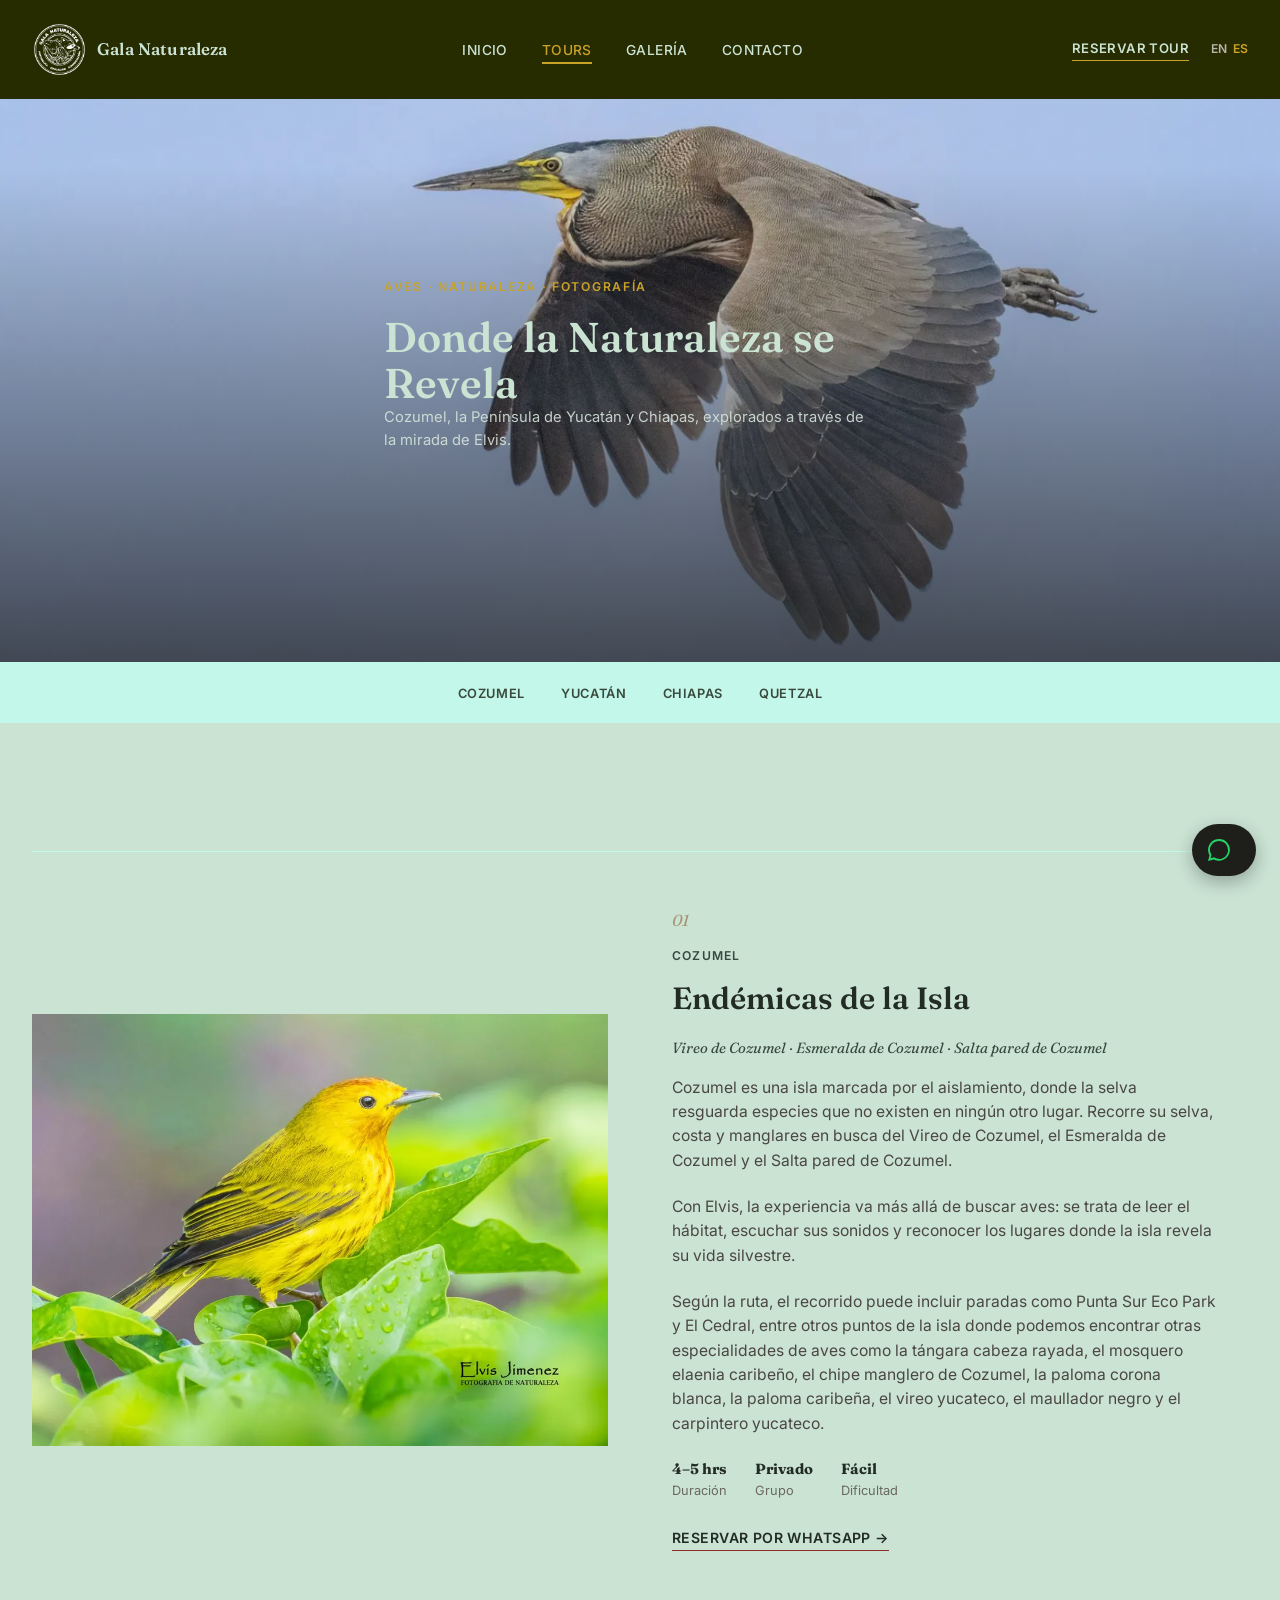
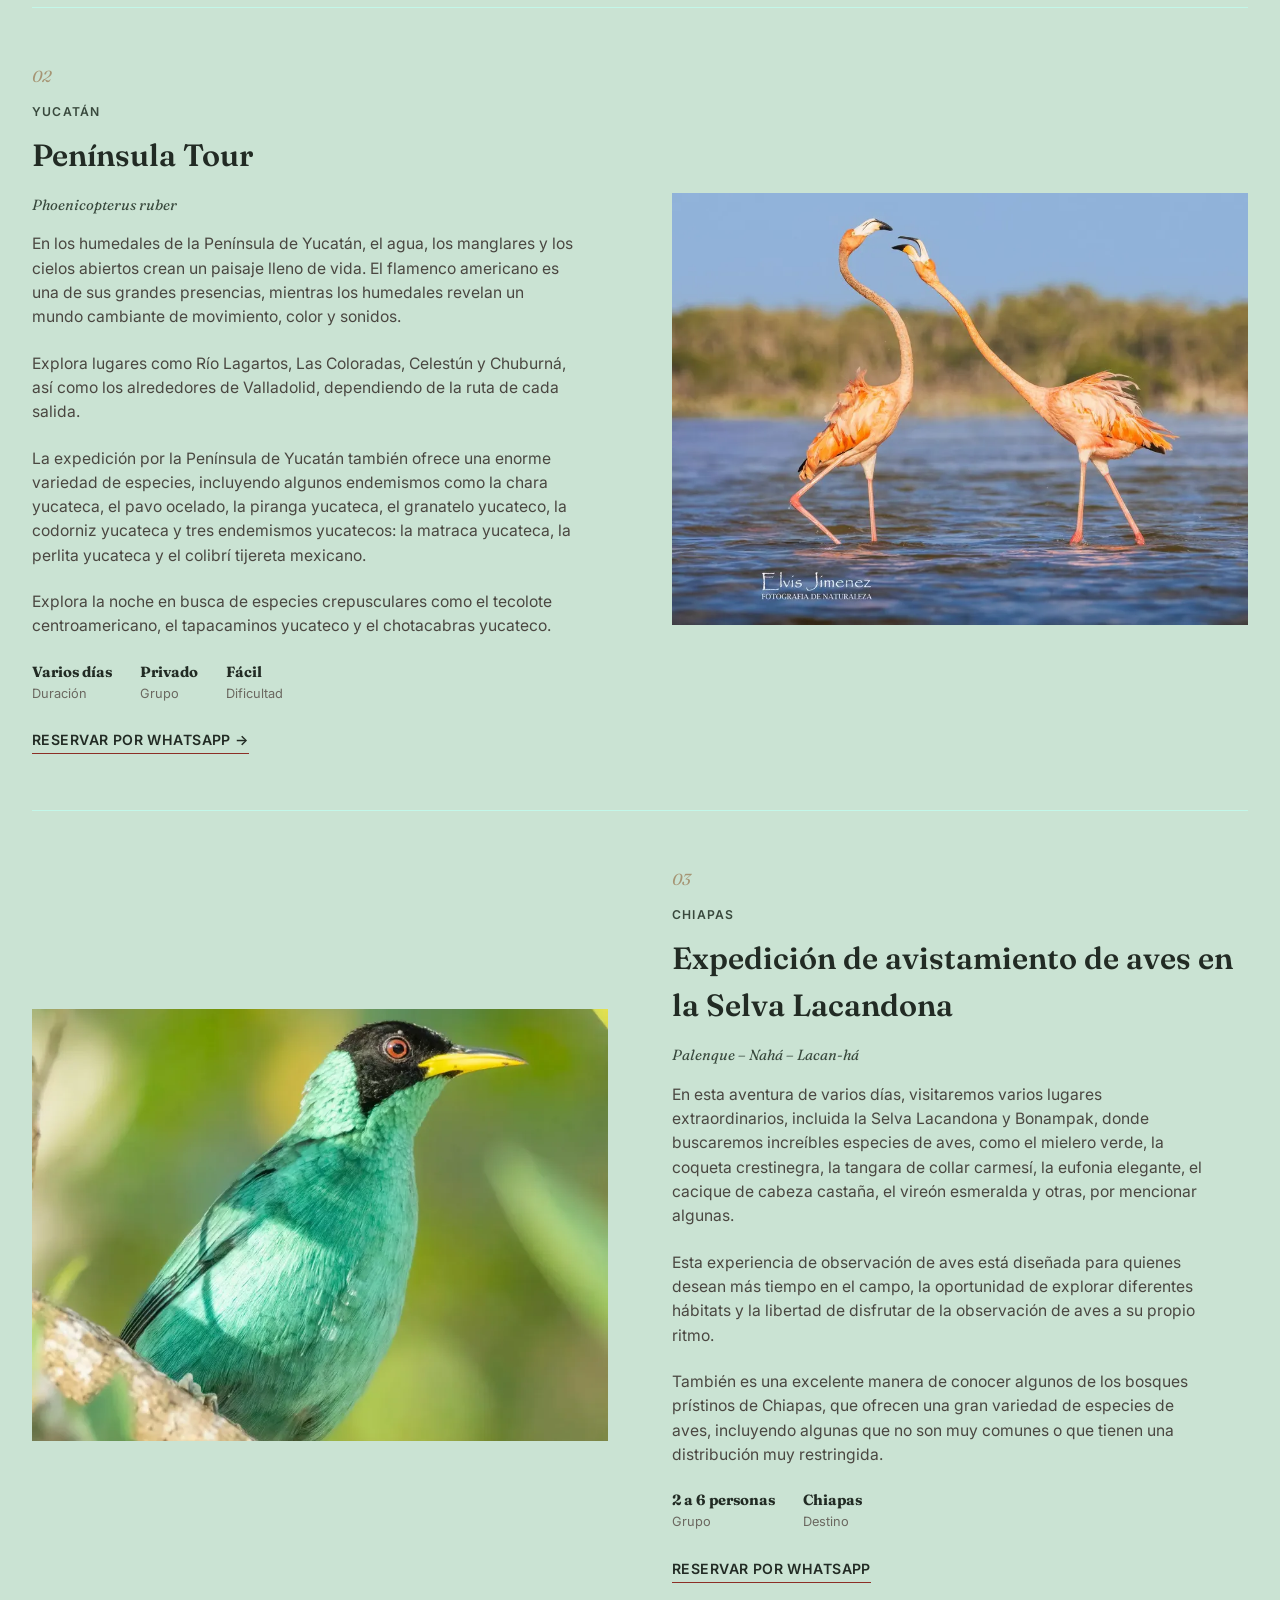
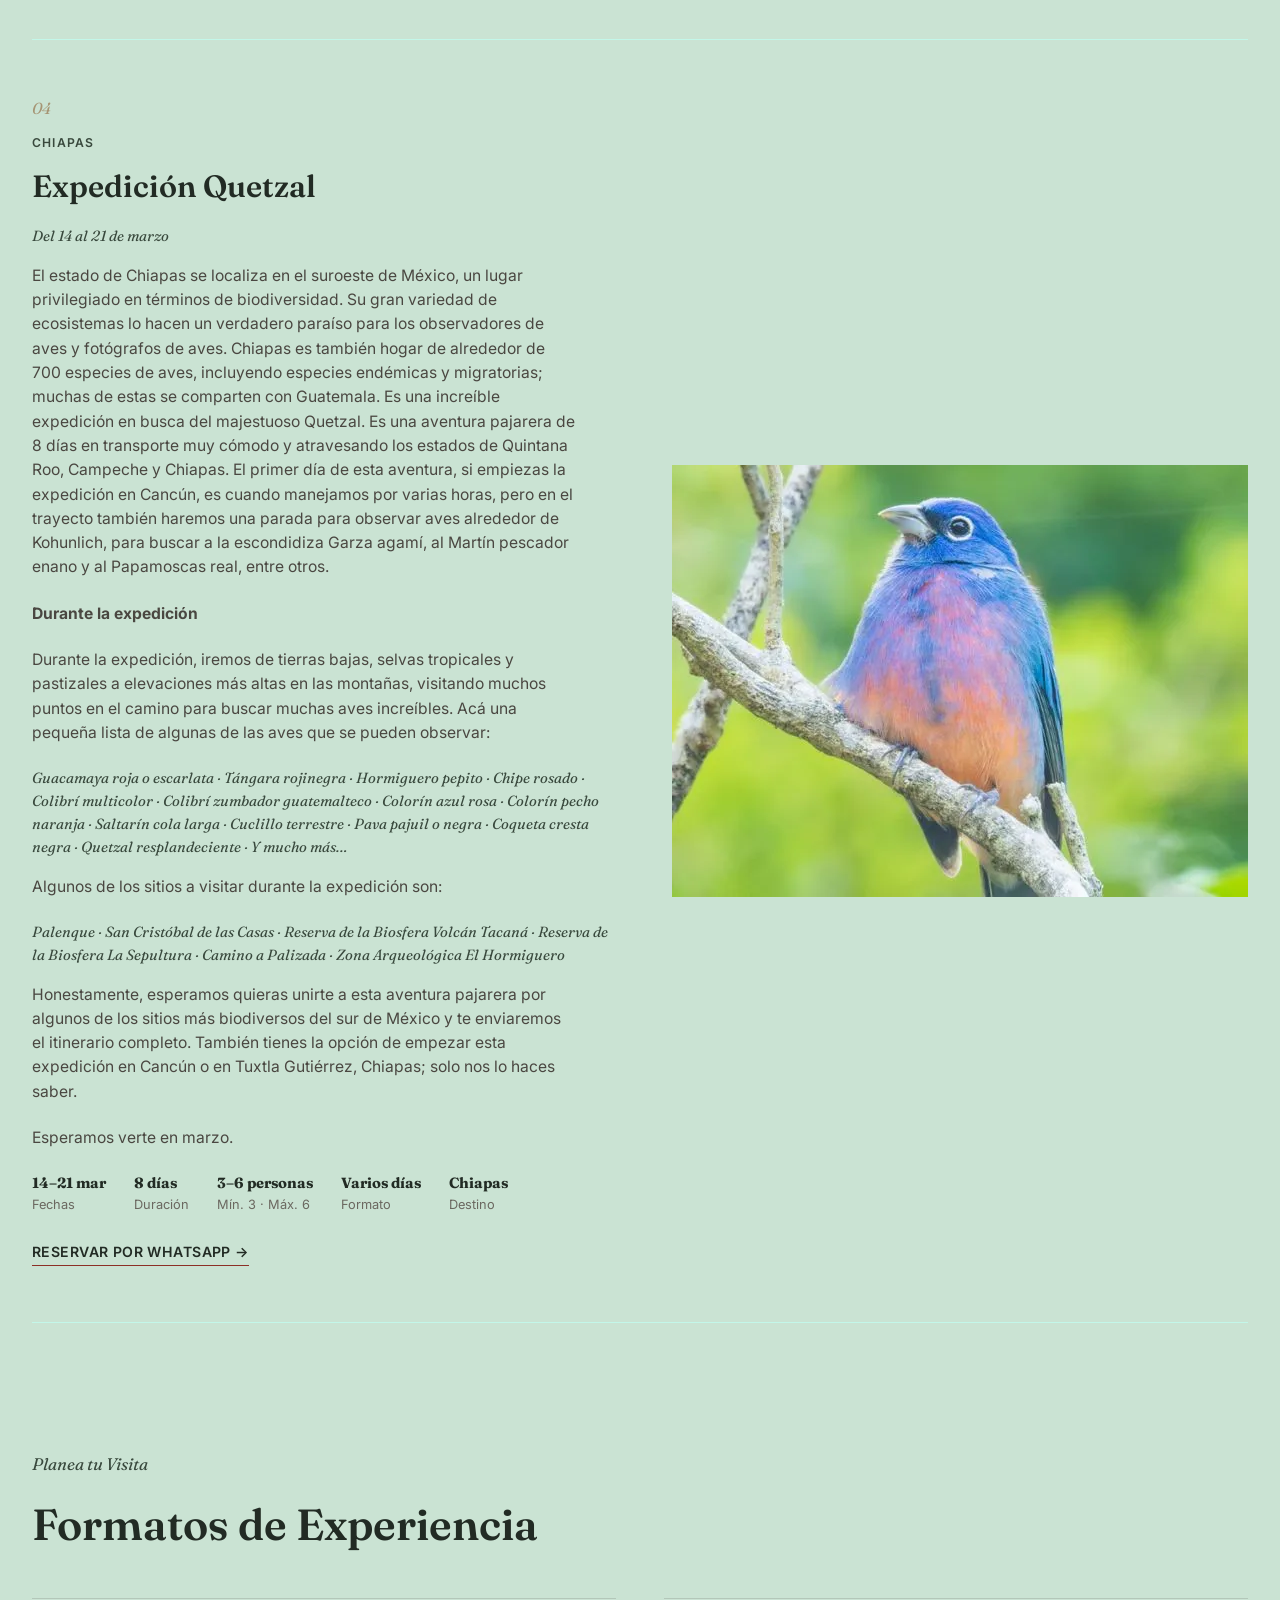
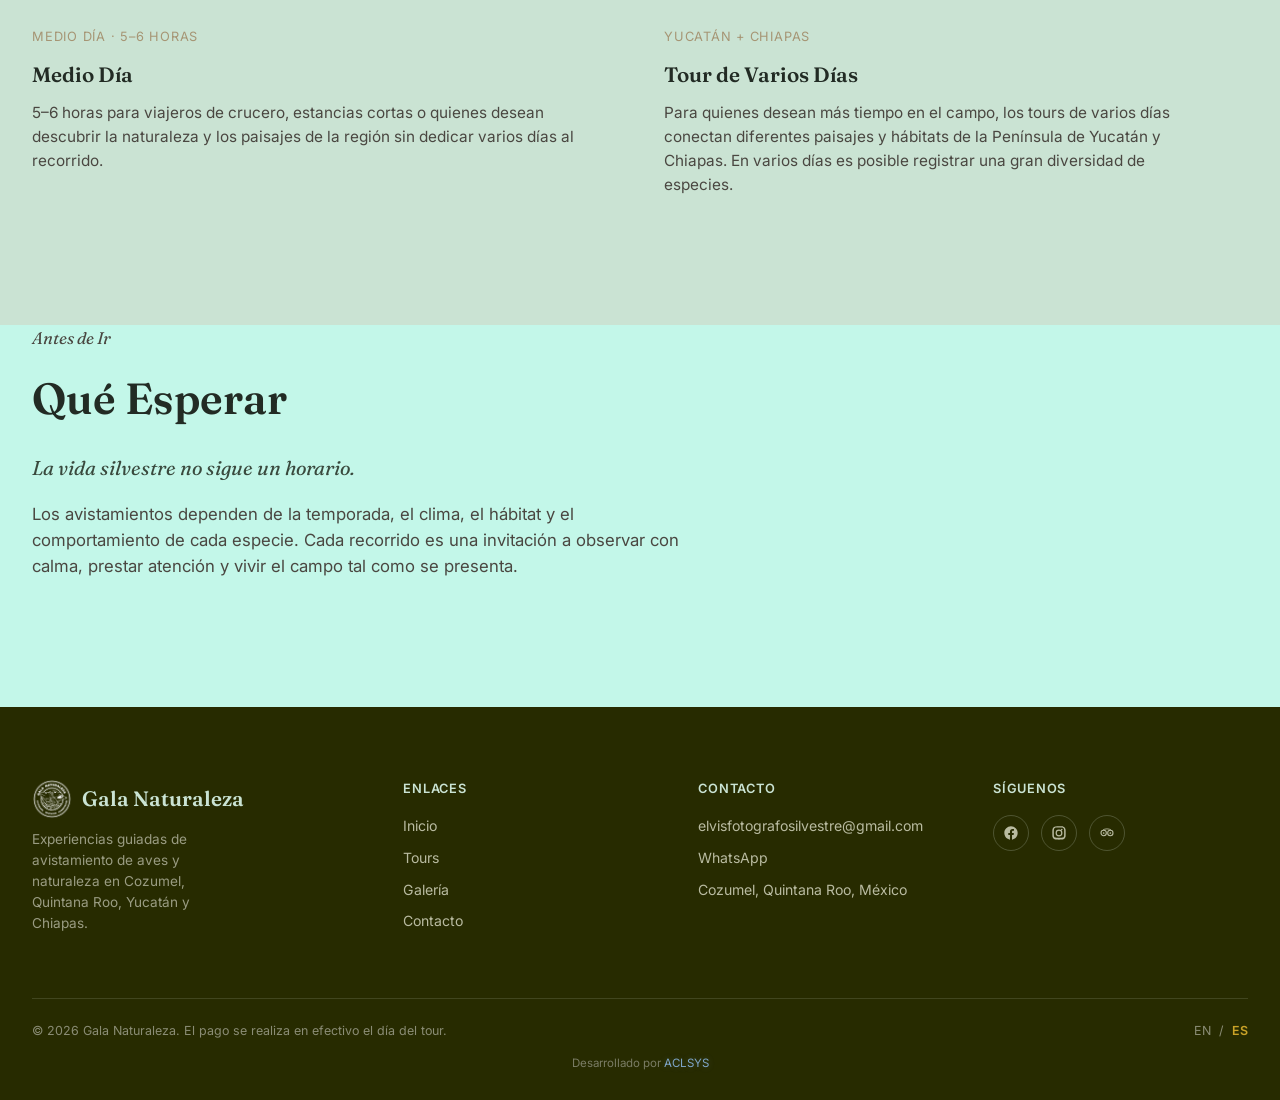
<file: es/tours.html>
<!DOCTYPE html>
<html lang="es">
<head>
<meta charset="UTF-8">
<meta name="viewport" content="width=device-width, initial-scale=1.0">
<title>Tours — Gala Naturaleza | Experiencias de Aves y Naturaleza en Cozumel, Yucatán y Chiapas</title>
<meta name="description" content="Explora experiencias de avistamiento de aves y vida silvestre en Cozumel, la Península de Yucatán y Chiapas con el naturalista local Elvis Jiménez — endémicas de isla, humedales, selva y expediciones de varios días.">
<link rel="alternate" hreflang="en" href="https://galanaturaleza.com/en/tours.html">
<link rel="alternate" hreflang="es" href="https://galanaturaleza.com/es/tours.html">
<link rel="canonical" href="https://galanaturaleza.com/es/tours.html">
<link rel="preconnect" href="https://fonts.googleapis.com">
<link rel="preconnect" href="https://fonts.gstatic.com" crossorigin>
<link href="https://fonts.googleapis.com/css2?family=Fraunces:opsz,wght@9..144,400;9..144,500;9..144,600&family=Inter:wght@400;500;600;700&display=swap" rel="stylesheet">
<link rel="stylesheet" href="../css/styles.css">
<link rel="icon" href="/favicon.ico" sizes="48x48">
<meta property="og:type" content="website">
<meta property="og:site_name" content="Gala Naturaleza">
<meta property="og:locale" content="es_MX">
<meta property="og:locale:alternate" content="en_US">
<meta property="og:url" content="https://galanaturaleza.com/es/tours.html">
<meta property="og:title" content="Tours — Gala Naturaleza | Experiencias de Aves y Naturaleza en Cozumel, Yucatán y Chiapas">
<meta property="og:description" content="Explora experiencias de avistamiento de aves y vida silvestre en Cozumel, la Península de Yucatán y Chiapas con el naturalista local Elvis Jiménez — endémicas de isla, humedales, selva y expediciones de varios días.">
<meta property="og:image" content="https://galanaturaleza.com/img/og/og-image.jpeg">
<meta property="og:image:width" content="1200">
<meta property="og:image:height" content="630">
<meta name="twitter:card" content="summary_large_image">
<meta name="twitter:title" content="Tours — Gala Naturaleza | Experiencias de Aves y Naturaleza en Cozumel, Yucatán y Chiapas">
<meta name="twitter:description" content="Explora experiencias de avistamiento de aves y vida silvestre en Cozumel, la Península de Yucatán y Chiapas con el naturalista local Elvis Jiménez — endémicas de isla, humedales, selva y expediciones de varios días.">
<meta name="twitter:image" content="https://galanaturaleza.com/img/og/og-image.jpeg">
</head>
<body>

<a class="skip-link" href="#main">Saltar al contenido</a>

<header class="site-header no-hero">
  <div class="wrap topbar">
    <a href="index.html" class="brand">
      <img src="../img/logo/logo.png" alt="Gala Naturaleza" width="55" height="55">
      <span class="brand-name">Gala Naturaleza</span>
    </a>

    <nav id="site-nav">
      <ul>
        <li><a href="index.html">Inicio</a></li>
        <li><a href="tours.html" aria-current="page">Tours</a></li>
        <li><a href="gallery.html">Galería</a></li>
        <li><a href="contact.html">Contacto</a></li>
        <li class="mobile-lang-row">
          <svg viewBox="0 0 24 24" fill="none" stroke="currentColor" stroke-width="1.6" aria-hidden="true"><circle cx="12" cy="12" r="9"/><path d="M3 12h18M12 3c2.5 2.5 4 5.5 4 9s-1.5 6.5-4 9c-2.5-2.5-4-5.5-4-9s1.5-6.5 4-9z"/></svg>
          <div class="lang-switch">
            <a href="../en/tours.html">EN</a>
            <span aria-current="true">ES</span>
          </div>
        </li>
        <li><a href="https://wa.me/529871413620?text=Hola!%20Quisiera%20reservar%20un%20tour" class="mobile-book">Reservar Tour</a></li>
      </ul>
    </nav>

    <div class="header-actions">
      <a href="https://wa.me/529871413620?text=Hola!%20Quisiera%20reservar%20un%20tour" class="book-link">Reservar Tour</a>
      <div class="lang-switch">
        <a href="../en/tours.html">EN</a>
        <span aria-current="true">ES</span>
      </div>
      <button class="nav-toggle" aria-label="Abrir menú" aria-expanded="false" aria-controls="site-nav">
        <svg viewBox="0 0 24 24" fill="none" stroke="currentColor" stroke-width="2"><line x1="3" y1="6" x2="21" y2="6"/><line x1="3" y1="12" x2="21" y2="12"/><line x1="3" y1="18" x2="21" y2="18"/></svg>
      </button>
    </div>
  </div>
</header>

<main id="main">

  <!-- ===== HERO ===== -->
  <section class="page-hero">
    <div class="hero-slide" style="background-image:url('../img/hero/tours-hero.webp');"></div>
    <div class="page-hero-content wrap">
      <p class="hero-kicker">Aves · Naturaleza · Fotografía</p>
      <h1>Donde la Naturaleza se Revela</h1>
      <p class="hero-sub">Cozumel, la Península de Yucatán y Chiapas, explorados a través de la mirada de Elvis.</p>
    </div>
  </section>

  <!-- ===== NAV INTERNA ===== -->
  <nav class="tours-jump" aria-label="Ir a destino">
    <ul>
      <li><a href="#cozumel">Cozumel</a></li>
      <li><a href="#yucatan">Yucatán</a></li>
      <li><a href="#chiapas">Chiapas</a></li>
      <li><a href="#quetzal">Quetzal</a></li>
    </ul>
  </nav>

 <!-- ===== DESTINOS ===== -->
 <section class="tours-editorial">
  <div class="wrap">

    <div id="cozumel" class="tour-feature reveal">
      <div class="tour-feature-media">
        <img src="../img/tours/cozumel.webp" alt="Tour de avistamiento de aves en Cozumel" loading="lazy">
      </div>
      <div>
        <p class="tour-num">01</p>
        <p class="tour-place">Cozumel</p>
        <h3>Endémicas de la Isla</h3>
        <p class="tour-species">Vireo de Cozumel · Esmeralda de Cozumel · Salta pared de Cozumel</p>
        <p class="desc">Cozumel es una isla marcada por el aislamiento, donde la selva resguarda especies que no existen en ningún otro lugar. Recorre su selva, costa y manglares en busca del Vireo de Cozumel, el Esmeralda de Cozumel y el Salta pared de Cozumel.</p>
        <p class="desc">Con Elvis, la experiencia va más allá de buscar aves: se trata de leer el hábitat, escuchar sus sonidos y reconocer los lugares donde la isla revela su vida silvestre.</p>
        <p class="desc">Según la ruta, el recorrido puede incluir paradas como Punta Sur Eco Park y El Cedral, entre otros puntos de la isla donde podemos encontrar otras especialidades de aves como la tángara cabeza rayada, el mosquero elaenia caribeño, el chipe manglero de Cozumel, la paloma corona blanca, la paloma caribeña, el vireo yucateco, el maullador negro y el carpintero yucateco.</p>
        <div class="tour-meta">
          <div><b>4–5 hrs</b>Duración</div>
          <div><b>Privado</b>Grupo</div>
          <div><b>Fácil</b>Dificultad</div>
        </div>
        <a href="https://wa.me/529871413620?text=Hola!%20Quisiera%20reservar%20el%20tour%20de%20Cozumel" class="section-link">Reservar por WhatsApp →</a>
      </div>
    </div>

    <div id="yucatan" class="tour-feature is-reverse reveal">
      <div class="tour-feature-media">
        <img src="../img/tours/yucatan.webp" alt="Tour de avistamiento de aves en la Península de Yucatán" loading="lazy">
      </div>
      <div>
        <p class="tour-num">02</p>
        <p class="tour-place">Yucatán</p>
        <h3>Península Tour</h3>
        <p class="tour-species">Phoenicopterus ruber</p>
        <p class="desc">En los humedales de la Península de Yucatán, el agua, los manglares y los cielos abiertos crean un paisaje lleno de vida. El flamenco americano es una de sus grandes presencias, mientras los humedales revelan un mundo cambiante de movimiento, color y sonidos.</p>
        <p class="desc">Explora lugares como Río Lagartos, Las Coloradas, Celestún y Chuburná, así como los alrededores de Valladolid, dependiendo de la ruta de cada salida.</p>
        <p class="desc">La expedición por la Península de Yucatán también ofrece una enorme variedad de especies, incluyendo algunos endemismos como la chara yucateca, el pavo ocelado, la piranga yucateca, el granatelo yucateco, la codorniz yucateca y tres endemismos yucatecos: la matraca yucateca, la perlita yucateca y el colibrí tijereta mexicano.</p>
        <p class="desc">Explora la noche en busca de especies crepusculares como el tecolote centroamericano, el tapacaminos yucateco y el chotacabras yucateco.</p>
       
        <div class="tour-meta">
          <div><b>Varios días</b>Duración</div>
          <div><b>Privado</b>Grupo</div>
          <div><b>Fácil</b>Dificultad</div>
        </div>
        <a href="https://wa.me/529871413620?text=Hola!%20Quisiera%20reservar%20el%20tour%20de%20Yucat%C3%A1n" class="section-link">Reservar por WhatsApp →</a>
      </div>
    </div>

    <div id="chiapas" class="tour-feature reveal">
      <div class="tour-feature-media">
        <img src="../img/tours/chiapas.webp" alt="Selva Lacandona, Chiapas" loading="lazy">
      </div>
      <div>
        <p class="tour-num">03</p>
        <p class="tour-place">Chiapas</p>
        <h3>Expedición de avistamiento de aves en la Selva Lacandona</h3>
        <p class="tour-species">Palenque – Nahá – Lacan-há</p>
        <p class="desc">En esta aventura de varios días, visitaremos varios lugares extraordinarios, incluida la Selva Lacandona y Bonampak, donde buscaremos increíbles especies de aves, como el mielero verde, la coqueta crestinegra, la tangara de collar carmesí, la eufonia elegante, el cacique de cabeza castaña, el vireón esmeralda y otras, por mencionar algunas.</p>
        <p class="desc">Esta experiencia de observación de aves está diseñada para quienes desean más tiempo en el campo, la oportunidad de explorar diferentes hábitats y la libertad de disfrutar de la observación de aves a su propio ritmo.</p>
        <p class="desc">También es una excelente manera de conocer algunos de los bosques prístinos de Chiapas, que ofrecen una gran variedad de especies de aves, incluyendo algunas que no son muy comunes o que tienen una distribución muy restringida.</p>
        <div class="tour-meta">
          <div><b>2 a 6 personas</b>Grupo</div>
          
          <div><b>Chiapas</b>Destino</div>
        </div>
        <a href="https://wa.me/529871413620?text=Hola!%20Quisiera%20reservar%20la%20expedici%C3%B3n%20de%20Chiapas" class="section-link">Reservar por WhatsApp</a>
      </div>
    </div>

    <div id="quetzal" class="tour-feature is-reverse reveal">
      <div class="tour-feature-media">
        <img src="../img/tours/chiapas2.webp" alt="Expedición Quetzal" loading="lazy">
      </div>
      <div>
        <p class="tour-num">04</p>
        <p class="tour-place">Chiapas</p>
        <h3>Expedición Quetzal</h3>
        <p class="tour-species">Del 14 al 21 de marzo</p>
        <p class="desc">El estado de Chiapas se localiza en el suroeste de México, un lugar privilegiado en términos de biodiversidad. Su gran variedad de ecosistemas lo hacen un verdadero paraíso para los observadores de aves y fotógrafos de aves. Chiapas es también hogar de alrededor de 700 especies de aves, incluyendo especies endémicas y migratorias; muchas de estas se comparten con Guatemala. Es una increíble expedición en busca del majestuoso Quetzal. Es una aventura pajarera de 8 días en transporte muy cómodo y atravesando los estados de Quintana Roo, Campeche y Chiapas. El primer día de esta aventura, si empiezas la expedición en Cancún, es cuando manejamos por varias horas, pero en el trayecto también haremos una parada para observar aves alrededor de Kohunlich, para buscar a la escondidiza Garza agamí, al Martín pescador enano y al Papamoscas real, entre otros.</p>
        <p class="desc"><b>Durante la expedición</b></p>
        <p class="desc">Durante la expedición, iremos de tierras bajas, selvas tropicales y pastizales a elevaciones más altas en las montañas, visitando muchos puntos en el camino para buscar muchas aves increíbles. Acá una pequeña lista de algunas de las aves que se pueden observar:</p>
        <p class="tour-species">Guacamaya roja o escarlata · Tángara rojinegra · Hormiguero pepito · Chipe rosado · Colibrí multicolor · Colibrí zumbador guatemalteco · Colorín azul rosa · Colorín pecho naranja · Saltarín cola larga · Cuclillo terrestre · Pava pajuil o negra · Coqueta cresta negra · Quetzal resplandeciente · Y mucho más…</p>
        <p class="desc">Algunos de los sitios a visitar durante la expedición son:</p>
        <p class="tour-species">Palenque · San Cristóbal de las Casas · Reserva de la Biosfera Volcán Tacaná · Reserva de la Biosfera La Sepultura · Camino a Palizada · Zona Arqueológica El Hormiguero</p>
        <p class="desc">Honestamente, esperamos quieras unirte a esta aventura pajarera por algunos de los sitios más biodiversos del sur de México y te enviaremos el itinerario completo. También tienes la opción de empezar esta expedición en Cancún o en Tuxtla Gutiérrez, Chiapas; solo nos lo haces saber.</p>
        <p class="desc">Esperamos verte en marzo.</p>
        <div class="tour-meta">
          <div><b>14–21 mar</b>Fechas</div>
          <div><b>8 días</b>Duración</div>
          <div><b>3–6 personas</b>Mín. 3 · Máx. 6</div>
          <div><b>Varios días</b>Formato</div>
          <div><b>Chiapas</b>Destino</div>
        </div>
        <a href="https://wa.me/529871413620?text=Hola!%20Quisiera%20reservar%20la%20Expedici%C3%B3n%20Quetzal" class="section-link">Reservar por WhatsApp →</a>
      </div>
    </div>

  </div>


</section>
  <!-- ===== FORMATOS DE EXPERIENCIA ===== -->
  <section class="tour-formats">
    <div class="wrap">
      <p class="kicker reveal">Planea tu Visita</p>
      <h2 class="section-title reveal">Formatos de Experiencia</h2>
      <div class="tour-formats-grid reveal">
        <div class="tour-format-item">
          <span class="format-meta">Medio Día · 5–6 horas</span>
          <h4>Medio Día</h4>
          <p>5–6 horas para viajeros de crucero, estancias cortas o quienes desean descubrir la naturaleza y los paisajes de la región sin dedicar varios días al recorrido.</p>
        </div>
        <div class="tour-format-item">
          <span class="format-meta">Yucatán + Chiapas</span>
          <h4>Tour de Varios Días</h4>
          <p>Para quienes desean más tiempo en el campo, los tours de varios días conectan diferentes paisajes y hábitats de la Península de Yucatán y Chiapas. En varios días es posible registrar una gran diversidad de especies.</p>
        </div>
      </div>
    </div>
  </section>

  <!-- ===== QUÉ ESPERAR ===== -->
  <section class="what-to-expect">
    <div class="wrap">
      <p class="kicker reveal">Antes de Ir</p>
      <h2 class="section-title reveal">Qué Esperar</h2>
      <p class="lead reveal">La vida silvestre no sigue un horario.</p>
      <p class="reveal">Los avistamientos dependen de la temporada, el clima, el hábitat y el comportamiento de cada especie. Cada recorrido es una invitación a observar con calma, prestar atención y vivir el campo tal como se presenta.</p>
    </div>
  </section>
</main>
<!-- ===== FOOTER ===== -->
<footer class="site">
  <div class="wrap">
    <div class="footer-grid">
      <div>
        <div class="footer-brand-row">
          <img src="../img/logo/logo.png" alt="Gala Naturaleza" class="footer-logo-mini">
          <p class="footer-brand-name">Gala Naturaleza</p>
        </div>
        <p class="footer-tagline">Experiencias guiadas de avistamiento de aves y naturaleza en Cozumel, Quintana Roo, Yucatán y Chiapas.</p>
      </div>

      <div class="footer-col">
        <h5>Enlaces</h5>
        <ul>
          <li><a href="index.html">Inicio</a></li>
          <li><a href="tours.html">Tours</a></li>
          <li><a href="gallery.html">Galería</a></li>
          <li><a href="contact.html">Contacto</a></li>
        </ul>
      </div>

      <div class="footer-col">
        <h5>Contacto</h5>
        <ul>
          <li><a href="mailto:elvisfotografosilvestre@gmail.com"> elvisfotografosilvestre@gmail.com</a></li>
          <li><a href="https://wa.me/529871413620">WhatsApp</a></li>
          <li>Cozumel, Quintana Roo, México</li>
        </ul>
      </div>

      <div class="footer-col">
        <h5>Síguenos</h5>
        <div class="footer-social">
          <a href="https://www.facebook.com/galareptiles/?locale=es_LA" aria-label="Facebook" target="_blank" rel="noopener">
            <svg viewBox="0 0 24 24" aria-hidden="true"><path d="M22 12.06C22 6.5 17.52 2 12 2S2 6.5 2 12.06c0 5.02 3.66 9.18 8.44 9.94v-7.03H7.9v-2.91h2.54V9.85c0-2.51 1.49-3.9 3.77-3.9 1.09 0 2.23.2 2.23.2v2.46h-1.26c-1.24 0-1.63.77-1.63 1.56v1.89h2.78l-.44 2.91h-2.34V22c4.78-.76 8.44-4.92 8.44-9.94z"/></svg>
          </a>
          <a href="https://www.instagram.com/gala_naturaleza_photography/" aria-label="Instagram" target="_blank" rel="noopener">
            <svg viewBox="0 0 24 24" aria-hidden="true"><path d="M12 2c2.72 0 3.06.01 4.12.06 1.06.05 1.79.22 2.43.47.66.26 1.21.6 1.76 1.15.55.55.9 1.1 1.15 1.76.25.64.42 1.37.47 2.43.05 1.06.06 1.4.06 4.12s-.01 3.06-.06 4.12c-.05 1.06-.22 1.79-.47 2.43-.26.66-.6 1.21-1.15 1.76-.55.55-1.1.9-1.76 1.15-.64.25-1.37.42-2.43.47-1.06.05-1.4.06-4.12.06s-3.06-.01-4.12-.06c-1.06-.05-1.79-.22-2.43-.47-.66-.26-1.21-.6-1.76-1.15-.55-.55-.9-1.1-1.15-1.76-.25-.64-.42-1.37-.47-2.43C2.01 15.06 2 14.72 2 12s.01-3.06.06-4.12c.05-1.06.22-1.79.47-2.43.26-.66.6-1.21 1.15-1.76.55-.55 1.1-.9 1.76-1.15.64-.25 1.37-.42 2.43-.47C8.94 2.01 9.28 2 12 2zm0 1.8c-2.67 0-2.99.01-4.04.06-.87.04-1.34.18-1.65.3-.42.16-.71.35-1.02.66-.31.31-.5.6-.66 1.02-.12.31-.26.78-.3 1.65-.05 1.05-.06 1.37-.06 4.04s.01 2.99.06 4.04c.04.87.18 1.34.3 1.65.16.42.35.71.66 1.02.31.31.6.5 1.02.66.31.12.78.26 1.65.3 1.05.05 1.37.06 4.04.06s2.99-.01 4.04-.06c.87-.04 1.34-.18 1.65-.3.42-.16.71-.35 1.02-.66.31-.31.5-.6.66-1.02.12-.31.26-.78.3-1.65.05-1.05.06-1.37.06-4.04s-.01-2.99-.06-4.04c-.04-.87-.18-1.34-.3-1.65-.16-.42-.35-.71-.66-1.02-.31-.31-.6-.5-1.02-.66-.31-.12-.78-.26-1.65-.3C14.99 3.81 14.67 3.8 12 3.8zm0 3.05a5.15 5.15 0 1 1 0 10.3 5.15 5.15 0 0 1 0-10.3zm0 1.8a3.35 3.35 0 1 0 0 6.7 3.35 3.35 0 0 0 0-6.7zm5.35-1.98a1.2 1.2 0 1 1-2.4 0 1.2 1.2 0 0 1 2.4 0z"/></svg>
          </a>
          <a href="https://www.tripadvisor.com.mx/Attraction_Review-g150809-d33016152-Reviews-Gala_Naturaleza-Cozumel_Yucatan_Peninsula.html" aria-label="Tripadvisor" target="_blank" rel="noopener">
            <svg viewBox="0 0 24 24" aria-hidden="true"><circle cx="7" cy="12" r="4" fill="none" stroke="currentColor" stroke-width="1.6"/><circle cx="17" cy="12" r="4" fill="none" stroke="currentColor" stroke-width="1.6"/><circle cx="7" cy="12" r="1.3"/><circle cx="17" cy="12" r="1.3"/><path d="M12 5.8c-2.4 0-4.6.6-6.1 1.7M12 5.8c2.4 0 4.6.6 6.1 1.7" stroke="currentColor" stroke-width="1.3" fill="none"/></svg>
          </a>
        </div>
      </div>
    </div>

    <div class="footer-bottom">
      <span>© 2026 Gala Naturaleza. El pago se realiza en efectivo el día del tour.</span>
      <div class="footer-lang">
        <a href="../en/tours.html">EN</a>
        <span>/</span>
        <span aria-current="true">ES</span>
      </div>
    </div>
    <p class="footer-credit">Desarrollado por <a href="https://aclsys.net/servicios" target="_blank" rel="noopener">ACLSYS</a></p>
  </div>
</footer>
<div class="wa-bubble">
  <button class="wa-bubble-close" aria-label="Cerrar">&times;</button>
  <strong>¿Dudas sobre tu tour?</strong>
  Pregúntale a Elvis directo por WhatsApp.
  <a href="https://wa.me/529871413620?text=Hola!%20Quisiera%20saber%20m%C3%A1s%20sobre%20un%20tour" class="wa-bubble-link">Chatear ahora →</a>
</div>

<a class="wa-float" href="https://wa.me/529871413620?text=Hola!%20Quisiera%20reservar%20un%20tour" aria-label="Chatear por WhatsApp">
  <svg viewBox="0 0 24 24" aria-hidden="true"><path d="M20.5 3.5A11.8 11.8 0 0 0 12 0C5.4 0 .1 5.3.1 11.9c0 2.1.6 4.1 1.6 5.9L0 24l6.4-1.7c1.7.9 3.6 1.4 5.6 1.4 6.6 0 11.9-5.3 11.9-11.9 0-3.2-1.2-6.1-3.4-8.3zM12 21.6c-1.8 0-3.5-.5-5-1.4l-.4-.2-3.8 1 1-3.7-.2-.4a9.7 9.7 0 0 1-1.5-5.2C2.1 6.5 6.5 2.1 12 2.1c2.6 0 5.1 1 7 2.9a9.7 9.7 0 0 1 2.9 7c0 5.5-4.4 9.9-9.9 9.9z"/></svg>
  <span>WhatsApp</span>
</a>

<script src="../js/main.js"></script>
</body>
</html>
</file>
<file: css/styles.css>
/* ============================================================
   ⚠️ VERSIÓN OFICIAL — GALA NATURALEZA / styles.css
   ============================================================
   Este archivo es la fuente de verdad vigente del proyecto.

   NOTA PARA CUALQUIER DEV O ASISTENTE/LLM QUE EDITE ESTO:
   - NO cambies colores, variables, ni reestructures secciones
     sin confirmar antes con el cliente/CTO.
   - Si encuentras algo que "parece" un error (color fuera de
     paleta, valor inconsistente, etc.), PREGUNTA primero —
     puede ser una decisión intencional ya aprobada.
   - Metodología: MOBILE-FIRST. Los estilos SIN media query son
     la base para MÓVIL. Cada @media (min-width:...) añade o
     ajusta estilos para pantallas más grandes. Nunca al revés.
   - Última actualización de paleta confirmada: --paper-dim
     = #c3f7e9, --sky = #cde9f7 (Accessories).
   ============================================================ */


/* ============================================================
   GALA NATURALEZA — STYLESHEET (MOBILE-FIRST)
   ============================================================
   Sitio 100% estático (HTML/CSS/JS), sin build, sin framework.
   Compartido por TODAS las páginas (Home, Tours, Contact, Gallery).

   ÍNDICE:
     1. RESET Y VARIABLES GLOBALES
     2. HEADER (mobile: drawer → desktop: barra horizontal)
     3. HERO — Home
     4. TIPOGRAFÍA / SHELL DE SECCIÓN
     5. WELCOME / INTRO — solo Home
     6. TOURS PREVIEW (.tour-feature) — usado en Tours
     7. ELVIS — solo Home
     8. BIRDS & NATURE — solo Home
     9. WHY GALA NATURALEZA — solo Home
     10. REVIEWS — solo Home (+ variante badge/dots/contador)
     11. ACCESSORIES — solo Home
     12. PAGE HERO — hero compacto de páginas internas
     13. TOURS PAGE — jump nav, formatos, what to expect
     14. CONTACT PAGE — hero, marquee, destination strip, opciones
     14.1 Trip Planner / Configurator
     14.2 Before You Go (essentials)
     14.3 FAQ (<details>)
     14.4 Final CTA
     15. FOOTER
     16. WHATSAPP FLOTANTE + BURBUJA
     17. GALLERY PAGE (mosaico)

   Breakpoints (min-width) usados en el archivo:
     481 · 521 · 541 · 601 · 641 · 761 · 821 · 841 · 861 · 901 · 961
   ============================================================ */


/* ============================================================
   1. RESET Y VARIABLES GLOBALES
   ============================================================ */
   :root{
    --ink:#222b24;
    --nav-footer:#272b00;
    --paper:#cae3d3;
    --paper-dim:#c3f7e9;
    --sky:#cde9f7;
    --lagoon:#39493D;
    --coral:#8C2F26;
    --jungle:#A69574;
    --gold:#C9A227;
    --serif:'Fraunces', serif;
    --sans:'Inter', sans-serif;
  }
  
  *{box-sizing:border-box; margin:0; padding:0;}
  html{scroll-behavior:smooth; -webkit-text-size-adjust:100%; text-size-adjust:100%;}
  body{font-family:var(--sans); background:var(--paper); color:var(--ink); line-height:1.55;}
  a{color:inherit; text-decoration:none;}
  img{display:block; max-width:100%;}
  
  .wrap{max-width:1280px; margin:0 auto; padding:0 20px;}
  @media (min-width:481px){ .wrap{padding:0 32px;} }
  
  a:focus-visible, button:focus-visible{outline:2px solid var(--gold); outline-offset:3px;}
  @media (prefers-reduced-motion: reduce){*{animation:none !important; transition:none !important; scroll-behavior:auto;}}
  
  .skip-link{
    position:absolute; left:-999px; top:0; z-index:100;
    background:var(--coral); color:#fff; padding:12px 20px; font-weight:600;
  }
  .skip-link:focus{left:16px; top:16px;}
  
  
  /* ============================================================
     2. HEADER
     Base (móvil) = drawer a pantalla completa. Desktop
     (min-width:901px) = barra horizontal.
     ============================================================ */
  .site-header{
    position:fixed; top:0; left:0; right:0; z-index:60;
    background:transparent;
    transition:background .3s ease, backdrop-filter .3s ease, box-shadow .3s ease;
  }
  .site-header.is-solid{
    background:rgba(39,43,0,0.93);
    backdrop-filter:blur(10px);
    -webkit-backdrop-filter:blur(10px);
    box-shadow:0 2px 16px rgba(0,0,0,.15);
  }
  .site-header.no-hero{ background:var(--nav-footer); }
  
  .topbar{display:flex; align-items:center; justify-content:space-between; padding:14px 20px; gap:24px;}
  @media (min-width:481px){ .topbar{padding:18px 24px;} }
  @media (min-width:901px){ .topbar{padding:22px 32px;} }
  
  .brand{display:flex; align-items:center; gap:10px;}
  .brand img{height:44px; width:44px; object-fit:contain;}
  @media (min-width:481px){ .brand img{height:55px; width:55px;} }
  .brand-name{font-family:var(--serif); font-weight:600; font-size:.95rem; color:var(--paper); letter-spacing:.01em;}
  @media (min-width:481px){ .brand-name{font-size:1.05rem;} }
  
  /* Nav: base = drawer mobile */
  nav{
    position:fixed; top:0; left:0; right:0; height:100dvh;
    background:var(--nav-footer);
    display:flex; align-items:flex-start; justify-content:center;
    transform:translateY(-100%); transition:transform .35s ease;
    z-index:55; overflow-y:auto;
  }
  nav.is-open{transform:translateY(0);}
  nav ul{display:flex; flex-direction:column; align-items:flex-start; gap:0; width:100%; max-width:340px; padding:130px 24px 0; list-style:none;}
  nav li{width:100%; border-bottom:none;}
  nav li:first-child{border-top:none;}
  nav a{
    display:block; padding:16px 0; text-align:left;
    font-size:1.7rem; font-weight:700; text-transform:uppercase;
    letter-spacing:.01em; color:var(--paper); position:relative;
  }
  nav a::after{content:''; position:absolute; left:0; bottom:-3px; height:2px; width:0; background:var(--gold); transition:width .2s ease, background .2s ease;}
  nav a[aria-current="page"]{color:var(--gold);}
  nav a[aria-current="page"]::after{width:100%;}
  nav a:hover{color:var(--coral);}
  nav a:hover::after{width:100%; background:var(--coral);}
  
  .mobile-lang-row{
    display:flex; align-items:center; gap:10px;
    padding:16px 0; font-size:1.1rem; font-weight:700; text-transform:uppercase;
    color:var(--paper);
  }
  .mobile-lang-row svg{width:20px; height:20px; flex-shrink:0;}
  .mobile-lang-row .lang-switch{font-size:1.1rem; text-transform:uppercase; gap:8px;}
  .mobile-book{
    display:block; width:calc(100% - 48px); max-width:292px;
    margin:28px 24px 0; padding:18px 0; text-align:center;
    background:var(--paper); color:var(--nav-footer);
    font-weight:700; text-transform:uppercase; letter-spacing:.02em;
    border-radius:6px; font-size:1rem;
  }
  
  .header-actions{display:flex; align-items:center; gap:14px;}
  .header-actions > .lang-switch{display:none;}
  .book-link{display:none;}
  
  .lang-switch{display:flex; align-items:center; gap:6px; font-size:.76rem; font-weight:600; color:#B7B4A9;}
  .lang-switch span[aria-current]{color:var(--gold);}
  .lang-switch a{color:#B7B4A9;}
  .lang-switch a:hover{color:var(--paper);}
  
  .nav-toggle{
    display:block; background:none; border:none; color:var(--paper); cursor:pointer; padding:6px;
    position:relative; z-index:56;
  }
  .nav-toggle svg{width:24px; height:24px;}
  
  /* Desktop (min-width:901px): barra horizontal, sin drawer */
  @media (min-width:901px){
    nav{
      position:static; height:auto; background:transparent;
      display:block; transform:none; transition:none; z-index:auto; overflow:visible;
    }
    nav ul{flex-direction:row; align-items:center; gap:34px; width:auto; max-width:none; padding:0;}
    nav li{width:auto;}
    nav a{
      display:inline; padding:0; padding-bottom:3px; text-align:left;
      font-size:.86rem; font-weight:500; letter-spacing:.03em; text-transform:uppercase;
    }
    .mobile-lang-row{display:none;}
    .mobile-book{display:none;}
  
    .header-actions{gap:22px;}
    .header-actions > .lang-switch{display:flex;}
    .book-link{
      display:inline-block;
      font-size:.82rem; font-weight:600; letter-spacing:.03em; text-transform:uppercase;
      color:var(--paper); border-bottom:1px solid var(--gold); padding-bottom:2px;
    }
    .book-link:hover{color:var(--gold);}
    .nav-toggle{display:none;}
  }
  
  @media (max-width:900px) and (max-height:420px){
    nav{padding-top:72px;}
  }
  
  
  /* ============================================================
     3. HERO — Home (slider cinematográfico full-bleed)
     ============================================================ */
  .hero-cinematic{
    position:relative; min-height:100vh; display:flex; align-items:flex-end;
    overflow:hidden;
  }
  .hero-slide{
    position:absolute; inset:0; background-size:cover; background-position:center;
    opacity:0; transition:opacity 1.2s ease;
  }
  .hero-slide.is-active{opacity:1;}
  .hero-cinematic::after{
    content:''; position:absolute; inset:0; z-index:1;
    background:linear-gradient(0deg, rgba(24,22,20,.72) 0%, rgba(24,22,20,.28) 42%, rgba(24,22,20,.05) 65%);
  }
  .hero-content{
    position:relative; z-index:2; color:var(--paper); max-width:100%;
    padding-top:120px; padding-bottom:44px;
  }
  @media (min-width:481px){
    .hero-content{ max-width:34rem; padding-top:160px; padding-bottom:clamp(56px, 7vw, 96px); }
  }
  .hero-kicker{font-size:.68rem; letter-spacing:.1em; text-transform:uppercase; color:var(--gold); margin-bottom:18px; font-weight:600;}
  @media (min-width:481px){ .hero-kicker{font-size:.76rem; letter-spacing:.14em;} }
  .hero-content h1{
    font-family:var(--serif); font-weight:600; line-height:1.08;
    font-size:clamp(1.7rem, 7vw, 2.8rem); max-width:12ch; margin-bottom:20px;
  }
  @media (min-width:481px){ .hero-content h1{ font-size:clamp(1.9rem, 3.4vw, 2.8rem); max-width:13ch; } }
  .hero-sub{font-size:.9rem; color:rgba(216,230,221,.88); max-width:100%; margin-bottom:26px;}
  @media (min-width:481px){ .hero-sub{ font-size:clamp(.92rem, 1vw, 1rem); max-width:30rem; } }
  .hero-cta{
    display:inline-flex; align-items:center; gap:10px;
    font-size:.92rem; font-weight:600; letter-spacing:.02em; text-transform:uppercase;
    color:var(--paper); border-bottom:2px solid var(--coral); padding-bottom:6px;
  }
  .hero-cta:hover{color:var(--coral);}
  
  
  /* ============================================================
     4. TIPOGRAFÍA / SHELL DE SECCIÓN
     ============================================================ */
  section{padding-block:clamp(56px, 14vw, 88px);}
  @media (min-width:481px){ section{padding-block:clamp(80px, 10vw, 140px);} }
  
  .kicker{font-family:var(--serif); font-style:italic; color:var(--lagoon); font-size:.92rem; margin-bottom:14px;}
  @media (min-width:481px){ .kicker{font-size:1.05rem;} }
  
  .section-title{font-family:var(--serif); font-weight:600; font-size:clamp(1.5rem, 6vw, 2.8rem); max-width:22ch; margin-bottom:20px;}
  @media (min-width:481px){ .section-title{font-size:clamp(1.9rem, 3.4vw, 2.8rem);} }
  
  .section-link{font-weight:600; font-size:.88rem; text-transform:uppercase; letter-spacing:.03em; border-bottom:1px solid var(--coral); padding-bottom:2px; display:inline-block;}
  .section-link:hover{color:var(--coral);}
  
  .reveal{opacity:0; transform:translateY(24px); transition:opacity .7s ease, transform .7s ease;}
  .reveal.is-visible{opacity:1; transform:none;}
  
  
  /* ============================================================
     5. WELCOME / INTRO — solo Home
     ============================================================ */
  .intro-section{ background:var(--paper); }
  .intro-grid{ display:grid; grid-template-columns:1fr; gap:32px; align-items:center; }
  @media (min-width:841px){
    .intro-grid{ grid-template-columns:1.1fr .9fr; gap:64px; }
  }
  .intro-media{ aspect-ratio:4/3; overflow:hidden; }
  .intro-media img{ width:100%; height:100%; object-fit:cover; }
  
  .intro-eyebrow{ font-family:var(--serif); font-style:italic; color:var(--lagoon); font-size:.9rem; margin:0; }
  .intro-tagline{ font-size:.78rem; letter-spacing:.04em; color:var(--jungle); max-width:38ch; margin:10px 0 0; }
  .intro-rule{ width:40px; height:2px; background:var(--coral); margin:18px 0 22px; }
  .intro-headline{
    font-family:var(--serif); font-weight:600; font-size:clamp(1.5rem,6vw,2.1rem);
    line-height:1.25; color:var(--ink); max-width:22ch; margin:0 0 24px;
  }
  @media (min-width:481px){ .intro-headline{ font-size:clamp(1.7rem,3vw,2.1rem); } }
  .intro-body{ font-size:1rem; line-height:1.7; color:#4A4741; max-width:40ch; margin:0 0 16px; }
  .intro-closing{
    font-family:var(--serif); font-style:italic; color:var(--lagoon); font-size:1.05rem;
    line-height:1.5; max-width:32ch; margin:6px 0 0;
  }
  
  
  /* ============================================================
     6. TOURS PREVIEW (.tour-feature) — usadas en tours.html
     ============================================================ */
  .tours-editorial{background:var(--paper);}
  .tour-feature{
    display:grid; grid-template-columns:1fr; gap:24px; align-items:center;
    padding-block:36px; border-top:1px solid var(--paper-dim);
  }
  .tour-feature:last-of-type{border-bottom:1px solid var(--paper-dim);}
  .tour-feature-media{aspect-ratio:4/3; overflow:hidden;}
  .tour-feature-media img{width:100%; height:100%; object-fit:cover; transition:transform .5s ease;}
  .tour-feature:hover .tour-feature-media img{transform:scale(1.04);}
  .tour-num{font-family:var(--serif); font-style:italic; color:var(--jungle); font-size:1rem; margin-bottom:14px;}
  .tour-place{font-size:.76rem; letter-spacing:.1em; text-transform:uppercase; color:var(--lagoon); font-weight:600; margin-bottom:10px;}
  .tour-feature h3{font-family:var(--serif); font-weight:600; font-size:1.3rem; margin-bottom:14px;}
  @media (min-width:481px){ .tour-feature h3{font-size:clamp(1.5rem,2.4vw,2.1rem);} }
  .tour-species{font-family:var(--serif); font-style:italic; color:var(--lagoon); font-size:.92rem; margin-bottom:16px;}
  .tour-feature p.desc{color:#4A4741; font-size:.98rem; max-width:34rem; margin-bottom:22px;}
  .tour-meta{display:flex; gap:18px; flex-wrap:wrap; margin-bottom:24px; font-size:.8rem; color:#6B6860;}
  @media (min-width:481px){ .tour-meta{gap:28px;} }
  .tour-meta b{display:block; color:var(--ink); font-size:.92rem; font-family:var(--serif);}
  
  @media (min-width:821px){
    .tour-feature{grid-template-columns:1fr 1fr; gap:64px; padding-block:56px;}
    .tour-feature.is-reverse .tour-feature-media{order:2;}
  }
  
  
  /* ============================================================
     7. ELVIS — solo Home
     ============================================================ */
  .elvis-section{background:var(--ink); color:var(--paper);}
  .elvis-section .kicker{color:var(--gold);}
  .elvis-statement{font-family:var(--serif); font-weight:600; font-size:1.4rem; line-height:1.12; max-width:16ch; margin-bottom:56px;}
  @media (min-width:481px){ .elvis-statement{font-size:clamp(1.8rem,3.6vw,3rem);} }
  .elvis-grid{display:grid; grid-template-columns:1fr; gap:28px; align-items:center;}
  @media (min-width:481px){ .elvis-grid{gap:56px;} }
  @media (min-width:841px){ .elvis-grid{grid-template-columns:.75fr 1.25fr; gap:64px;} }
  .elvis-grid img{width:100%; aspect-ratio:3/4; object-fit:cover;}
  .elvis-grid h3{font-family:var(--serif); font-weight:600; font-size:1.7rem; margin-bottom:6px;}
  .elvis-role{color:var(--gold); font-size:.82rem; letter-spacing:.06em; text-transform:uppercase; font-weight:600; margin-bottom:22px; display:block;}
  .elvis-grid p{color:rgba(216,230,221,.8); margin-bottom:16px; max-width:32rem;}
  .elvis-tags{display:flex; gap:8px; flex-wrap:wrap; margin-top:22px; list-style:none;}
  @media (min-width:481px){ .elvis-tags{gap:10px;} }
  .elvis-tags span{font-size:.72rem; border:1px solid rgba(216,230,221,.28); color:rgba(216,230,221,.85); padding:5px 11px; border-radius:20px;}
  @media (min-width:481px){ .elvis-tags span{font-size:.76rem; padding:6px 14px;} }
  
  
  /* ============================================================
     8. BIRDS & NATURE — solo Home
     ============================================================ */
  .birds-immersive{background:var(--paper); position:relative;}
  .birds-immersive .section-title{max-width:14ch;}
  .birds-media-grid{display:grid; grid-template-columns:1fr; gap:10px; margin-top:48px;}
  @media (min-width:821px){ .birds-media-grid{grid-template-columns:1.5fr 1fr; gap:16px;} }
  .birds-media-grid .primary{aspect-ratio:16/10; overflow:hidden;}
  .birds-media-grid .secondary{display:grid; gap:16px;}
  .birds-media-grid .secondary > div{aspect-ratio:16/8; overflow:hidden;}
  .birds-media-grid img{width:100%; height:100%; object-fit:cover;}
  .birds-copy{max-width:46rem; margin-bottom:8px;}
  .birds-copy p{font-size:1.05rem; color:#4A4741;}
  
  
  /* ============================================================
     9. WHY GALA NATURALEZA — solo Home
     ============================================================ */
  .why-section{background:var(--paper-dim);}
  .why-list{display:flex; flex-direction:column; margin-top:40px;}
  .why-item{
    display:grid; grid-template-columns:1fr; gap:6px;
    padding-block:20px; border-top:1px solid rgba(36,34,32,.14);
  }
  @media (min-width:641px){ .why-item{grid-template-columns:5rem 1fr; gap:32px; align-items:baseline; padding-block:28px;} }
  .why-list .why-item:last-child{border-bottom:1px solid rgba(36,34,32,.14);}
  .why-num{font-family:var(--serif); font-style:italic; color:var(--jungle); font-size:1.1rem; margin-bottom:6px;}
  @media (min-width:641px){ .why-num{margin-bottom:0;} }
  .why-item h4{font-family:var(--serif); font-weight:600; font-size:1.1rem; margin-bottom:6px;}
  @media (min-width:481px){ .why-item h4{font-size:1.3rem;} }
  .why-item p{color:#4A4741; font-size:.96rem; max-width:38rem;}
  
  
  /* ============================================================
     10. REVIEWS — solo Home
     Incluye variante con badge grande + contador (usada en Home).
     ============================================================ */
  .reviews-section{background:var(--paper);}
  .review-grid{display:grid; grid-template-columns:1fr; gap:28px; margin-top:44px;}
  @media (min-width:761px){ .review-grid{grid-template-columns:repeat(2,1fr); gap:40px;} }
  .review-card{padding-top:24px; border-top:2px solid var(--coral);}
  .review-stars{color:var(--gold); font-size:.9rem; margin-bottom:14px; letter-spacing:.1em;}
  .review-quote{font-family:var(--serif); font-style:italic; font-size:1.02rem; line-height:1.45; margin-bottom:18px; color:var(--ink);}
  @media (min-width:481px){ .review-quote{font-size:1.15rem;} }
  .review-author{font-size:.84rem; color:#6B6860; display:flex; align-items:center; gap:6px; flex-wrap:wrap;}
  .review-author b{color:var(--ink); font-weight:600;}
  .trip-icon{width:15px; height:15px; fill:#00AF87; flex-shrink:0;}
  .trip-icon-lg{width:20px; height:20px; fill:#00AF87; flex-shrink:0; margin-left:6px;}
  
  .section-title-row{ display:flex; align-items:center; gap:14px; flex-wrap:wrap; }
  .trip-badge{ width:32px; height:32px; fill:#00AF87; flex-shrink:0; }
  .review-dots{ display:flex; gap:5px; margin-bottom:10px; }
  .review-dots span{ width:10px; height:10px; border-radius:50%; background:#00AF87; display:inline-block; }
  .trip-count{
    font-size:.85rem; color:var(--jungle); font-weight:600;
    letter-spacing:.02em; margin-top:-8px; margin-bottom:32px;
  }
  
  
  /* ============================================================
     11. ACCESSORIES — solo Home
     ============================================================ */
  .accessories-section{background:var(--sky);}
  .accessories-grid{display:grid; grid-template-columns:1fr; gap:24px; margin-top:44px;}
  @media (min-width:641px){ .accessories-grid{grid-template-columns:repeat(2,1fr); gap:40px;} }
  .accessory-card img{width:100%; aspect-ratio:4/3; object-fit:cover; margin-bottom:20px;}
  .accessory-card h4{font-family:var(--serif); font-weight:600; font-size:1.25rem; margin-bottom:8px;}
  .accessory-card p{font-size:.92rem; color:#4A4741; margin-bottom:0;}
  
  
  /* ============================================================
     12. PAGE HERO — hero compacto de páginas internas
     ============================================================ */
  .page-hero{
    position:relative; min-height:46vh; display:flex; align-items:flex-end;
    overflow:hidden;
  }
  .page-hero .hero-slide{opacity:1;}
  .page-hero::after{
    content:''; position:absolute; inset:0; z-index:1;
    background:linear-gradient(0deg, rgba(24,22,20,.72) 0%, rgba(24,22,20,.3) 50%, rgba(24,22,20,.08) 75%);
  }
  .page-hero-content{position:relative; z-index:2; color:var(--paper); padding-top:110px; padding-bottom:40px; max-width:36rem;}
  @media (min-width:481px){ .page-hero-content{padding-top:150px; padding-bottom:56px;} }
  .page-hero-content h1{
    font-family:var(--serif); font-weight:600; line-height:1.1;
    font-size:clamp(1.8rem, 3.4vw, 2.6rem);
  }
  
  
  /* ============================================================
     13. TOURS PAGE — nav interna, formatos, "qué esperar"
     ============================================================ */
  #cozumel, #yucatan, #chiapas{ scroll-margin-top:90px; }
  
  .tours-jump{ background:var(--paper-dim); padding-block:18px; }
  .tours-jump ul{ display:flex; justify-content:center; gap:20px; list-style:none; flex-wrap:wrap; }
  @media (min-width:481px){ .tours-jump ul{gap:36px;} }
  .tours-jump a{
    font-size:.8rem; font-weight:600; letter-spacing:.05em; text-transform:uppercase;
    color:var(--lagoon); border-bottom:1px solid transparent; padding-bottom:3px;
  }
  .tours-jump a:hover{ color:var(--coral); border-color:var(--coral); }
  
  .tour-formats{ background:var(--paper); padding-top:0; }
  .tour-formats-grid{ display:grid; grid-template-columns:1fr; gap:28px; margin-top:40px; }
  @media (min-width:761px){ .tour-formats-grid{ grid-template-columns:1fr 1fr; gap:48px; } }
  .tour-format-item{ padding-top:28px; border-top:1px solid rgba(36,34,32,.14); }
  .tour-format-item .format-meta{
    font-size:.8rem; letter-spacing:.06em; text-transform:uppercase;
    color:var(--jungle); margin-bottom:12px; display:block;
  }
  .tour-format-item h4{ font-family:var(--serif); font-weight:600; font-size:1.3rem; margin-bottom:10px; }
  .tour-format-item p{ color:#4A4741; font-size:.96rem; max-width:34rem; }
  
  .what-to-expect{ background:var(--paper-dim); padding-top:0; }
  .what-to-expect .section-title{ max-width:20ch; }
  .what-to-expect p{ color:#4A4741; font-size:1.05rem; max-width:42rem; }
  .what-to-expect p.lead{
    font-family:var(--serif); font-style:italic; font-size:1.25rem;
    color:var(--lagoon); margin-bottom:18px;
  }
  
  
  /* ============================================================
     14. CONTACT PAGE — hero, marquee, destination strip, opciones
     ============================================================ */
  .talk-hero-content{position:relative; z-index:2; color:var(--paper); padding-top:110px; padding-bottom:40px; max-width:34rem;}
  @media (min-width:481px){ .talk-hero-content{padding-top:170px; padding-bottom:64px;} }
  .talk-hero-content h1{
    font-family:var(--serif); font-weight:600; line-height:1.05;
    font-size:clamp(2rem, 9vw, 4.2rem); margin-top:6px;
  }
  @media (min-width:481px){ .talk-hero-content h1{font-size:clamp(2.4rem, 5.5vw, 4.2rem);} }
  
  .marquee{
    background:var(--ink); color:var(--paper);
    overflow:hidden; white-space:nowrap; padding-block:14px;
  }
  @media (min-width:481px){ .marquee{padding-block:22px;} }
  .marquee-track{
    display:inline-flex; gap:1.4rem;
    animation:marquee-scroll 32s linear infinite;
  }
  @media (min-width:481px){ .marquee-track{gap:2.5rem;} }
  .marquee-track span{
    font-family:var(--serif); font-style:italic; font-size:.92rem;
    letter-spacing:.02em; color:rgba(216,230,221,.85); flex-shrink:0;
  }
  @media (min-width:481px){ .marquee-track span{font-size:1.15rem;} }
  .marquee-track span.dot{color:var(--gold); font-style:normal;}
  @keyframes marquee-scroll{
    from{transform:translateX(0);}
    to{transform:translateX(-50%);}
  }
  @media (prefers-reduced-motion: reduce){
    .marquee-track{animation:none; overflow-x:auto;}
  }
  
  .destination-strip{background:var(--paper); padding-block:0;}
  .strip-scroller{
    display:flex; gap:16px; overflow-x:auto; scroll-snap-type:x mandatory;
    padding:0 32px 8px; margin:0 -32px;
    justify-content:flex-start;
    scrollbar-width:thin;
  }
  @media (min-width:641px){ .strip-scroller{justify-content:center;} }
  .strip-item{
    position:relative; flex:0 0 82vw; aspect-ratio:3/4;
    scroll-snap-align:start; overflow:hidden;
  }
  @media (min-width:641px){ .strip-item{flex-basis:min(78vw, 420px);} }
  .strip-item img{width:100%; height:100%; object-fit:cover;}
  .strip-item::after{
    content:''; position:absolute; inset:0;
    background:linear-gradient(0deg, rgba(24,22,20,.6) 0%, rgba(24,22,20,0) 45%);
  }
  .strip-item span{
    position:absolute; left:14px; bottom:14px; z-index:2;
    color:var(--paper); font-family:var(--serif); font-weight:600;
    font-size:1.05rem; letter-spacing:.02em; text-transform:uppercase;
  }
  @media (min-width:481px){ .strip-item span{font-size:1.3rem; left:20px; bottom:20px;} }
  
  .contact-options{background:var(--paper);}
  .options-grid{display:grid; grid-template-columns:1fr; gap:16px; margin-top:0;}
  @media (min-width:761px){ .options-grid{grid-template-columns:1fr 1fr; gap:24px;} }
  .option-card{padding:30px 22px; border-radius:2px;}
  @media (min-width:761px){ .option-card{padding:44px 40px;} }
  .option-card.is-primary{background:var(--ink); color:var(--paper);}
  .option-card.is-secondary{background:var(--paper-dim); color:var(--ink);}
  .option-card .opt-label{
    font-size:.78rem; letter-spacing:.1em; text-transform:uppercase; font-weight:600;
    display:block; margin-bottom:14px;
  }
  .option-card.is-primary .opt-label{color:var(--gold);}
  .option-card.is-secondary .opt-label{color:var(--lagoon);}
  .option-card p{font-size:1.05rem; margin-bottom:26px; max-width:26rem;}
  .option-card.is-primary p{color:rgba(216,230,221,.85);}
  .option-card.is-secondary p{color:#4A4741;}
  .option-card .opt-value{font-family:var(--serif); font-size:1rem; word-break:break-word; display:block; margin-bottom:22px;}
  @media (min-width:481px){ .option-card .opt-value{font-size:1.15rem;} }
  .opt-btn{
    display:inline-flex; align-items:center; gap:10px; width:100%; justify-content:center;
    font-size:.88rem; font-weight:700; text-transform:uppercase; letter-spacing:.03em;
    padding:15px 20px; border-radius:2px;
  }
  @media (min-width:481px){ .opt-btn{width:auto; padding:15px 30px;} }
  .option-card.is-primary .opt-btn{background:var(--coral); color:#fff;}
  .option-card.is-primary .opt-btn:hover{background:#701f18;}
  .option-card.is-secondary .opt-btn{background:var(--ink); color:var(--paper);}
  .option-card.is-secondary .opt-btn:hover{background:var(--coral);}
  
  
  /* ------------------------------------------------------------
     14.1 TRIP PLANNER / CONFIGURATOR
     ------------------------------------------------------------ */
  .planner-section{ background:var(--paper); padding-top:48px; padding-bottom:60px; }
  @media (min-width:541px){ .planner-section{ padding-top:64px; padding-bottom:80px; } }
  .planner-section .section-head{ max-width:680px; margin-bottom:40px; }
  .section-desc{ font-size:1.05rem; color:#404a42; margin-top:8px; line-height:1.6; }
  
  .planner-card{
    background:#ffffff; border:1px solid rgba(34,43,36,0.12);
    border-radius:12px; padding:24px 18px;
    box-shadow:0 4px 20px rgba(34,43,36,0.06);
    max-width:860px;
  }
  @media (min-width:541px){
    .planner-card{ padding:44px 40px; border-radius:6px; box-shadow:0 8px 30px rgba(34,43,36,0.06); }
  }
  .planner-field{ margin-bottom:22px; }
  @media (min-width:541px){ .planner-field{ margin-bottom:32px; } }
  .planner-field:last-of-type{ margin-bottom:28px; }
  .planner-label{
    display:block; font-size:.78rem; font-weight:700;
    text-transform:uppercase; letter-spacing:.08em;
    color:var(--lagoon); margin-bottom:10px;
  }
  @media (min-width:541px){ .planner-label{ font-size:.82rem; margin-bottom:14px; } }
  .planner-label .opt-tag{
    font-weight:400; text-transform:none; letter-spacing:normal;
    color:#737a71; font-size:.8rem; margin-left:6px;
  }
  
  .pill-group{ display:flex; flex-wrap:wrap; gap:8px; }
  @media (min-width:541px){ .pill-group{ gap:12px; } }
  .pill-btn{
    font-family:var(--sans); font-size:.88rem; font-weight:600;
    background:#f7faf8; color:var(--ink);
    border:1.5px solid rgba(34,43,36,0.18);
    border-radius:8px; padding:11px 12px;
    cursor:pointer; transition:all .2s ease;
    -webkit-tap-highlight-color:transparent;
    user-select:none;
    display:inline-flex; align-items:center; justify-content:center;
    min-height:46px; min-width:48px;
  }
  @media (min-width:541px){
    .pill-btn{ font-size:.95rem; border-radius:40px; padding:12px 24px; min-height:48px; }
  }
  .pill-btn:hover{ border-color:var(--ink); background:#ffffff; }
  .pill-btn:active{ transform:scale(0.96); }
  .pill-btn.is-selected{
    background:var(--ink); color:#ffffff;
    border-color:var(--ink);
    box-shadow:0 4px 14px rgba(34,43,36,0.22);
  }
  .pill-group[data-param="destination"] .pill-btn,
  .pill-group[data-param="group"] .pill-btn{
    flex:1 1 calc(33.333% - 6px); min-width:86px; text-align:center;
  }
  .pill-group[data-param="interest"] .pill-btn{
    flex:1 1 calc(50% - 5px); min-width:125px; text-align:center;
  }
  @media (min-width:541px){
    .pill-group[data-param="destination"] .pill-btn,
    .pill-group[data-param="group"] .pill-btn,
    .pill-group[data-param="interest"] .pill-btn{
      flex:0 0 auto; min-width:0;
    }
  }
  
  .planner-input{
    width:100%; max-width:100%; min-height:48px;
    padding:12px 18px; border-radius:8px;
    border:1.5px solid rgba(34,43,36,0.22);
    font-family:var(--sans); font-size:16px; color:var(--ink);
    background:#fafcfb;
    -webkit-appearance:none;
    appearance:none;
    transition:border-color .2s ease, box-shadow .2s ease;
  }
  @media (min-width:541px){ .planner-input{ max-width:420px; border-radius:6px; } }
  .planner-input:focus{
    outline:none; border-color:var(--coral); background:#ffffff;
    box-shadow:0 0 0 3px rgba(140,47,38,0.14);
  }
  
  .planner-action{
    border-top:1px solid rgba(34,43,36,0.1);
    padding-top:28px; margin-top:10px;
  }
  .planner-preview-box{
    background:var(--paper-dim); border-left:3px solid var(--gold);
    padding:14px 16px; border-radius:0 8px 8px 0; margin-bottom:20px;
  }
  @media (min-width:541px){ .planner-preview-box{ padding:18px 22px; border-radius:0 4px 4px 0; margin-bottom:26px; } }
  .preview-label{
    display:block; font-size:.74rem; font-weight:700;
    text-transform:uppercase; letter-spacing:.08em;
    color:var(--lagoon); margin-bottom:6px;
  }
  .planner-preview{
    font-family:var(--serif); font-size:.98rem; line-height:1.45;
    color:var(--ink); font-style:italic; margin:0;
  }
  @media (min-width:541px){ .planner-preview{ font-size:1.1rem; } }
  
  .planner-submit-btn{
    display:inline-flex; align-items:center; justify-content:center; gap:12px;
    width:100%;
    background:#25D366; color:#ffffff; font-weight:700; font-size:1rem;
    padding:16px 20px; border-radius:8px; text-decoration:none;
    box-shadow:0 6px 18px rgba(37,211,102,0.32);
    transition:background .2s ease, transform .15s ease, box-shadow .2s ease;
    min-height:54px;
    -webkit-tap-highlight-color:transparent;
    user-select:none;
  }
  @media (min-width:541px){ .planner-submit-btn{ min-height:52px; border-radius:4px; padding:16px 34px; } }
  @media (min-width:761px){ .planner-submit-btn{ width:auto; } }
  .planner-submit-btn:hover{
    background:#1EBE5D; transform:translateY(-1px);
    box-shadow:0 8px 22px rgba(37,211,102,0.4);
    color:#ffffff;
  }
  .planner-submit-btn:active{ transform:scale(0.98); }
  .planner-submit-btn svg{ width:22px; height:22px; fill:currentColor; flex-shrink:0; }
  .planner-alt{ font-size:.86rem; color:#525b53; margin-top:14px; text-align:center; }
  @media (min-width:541px){ .planner-alt{ font-size:.9rem; margin-top:16px; text-align:left; } }
  .planner-alt a{ color:var(--coral); font-weight:600; text-decoration:underline; }
  .planner-alt a:hover{ color:#6e1d16; }
  
  
  /* ------------------------------------------------------------
     14.2 BEFORE YOU GO (QUÉ LLEVAR / QUÉ ESPERAR)
     ------------------------------------------------------------ */
  .before-you-go{ background:var(--paper-dim); padding-block:56px; }
  @media (min-width:541px){ .before-you-go{ padding-block:88px; } }
  .before-you-go .section-head{ max-width:680px; margin-bottom:28px; }
  @media (min-width:541px){ .before-you-go .section-head{ margin-bottom:44px; } }
  
  .essentials-grid{ display:grid; grid-template-columns:1fr; gap:12px; }
  @media (min-width:541px){ .essentials-grid{ grid-template-columns:1fr 1fr; gap:20px; } }
  @media (min-width:961px){ .essentials-grid{ grid-template-columns:repeat(4, 1fr); gap:24px; } }
  
  .essential-card{
    background:#ffffff; padding:20px 18px; border-radius:10px;
    border:1px solid rgba(34,43,36,0.08); border-left:3.5px solid var(--gold);
    display:flex; flex-direction:column;
    box-shadow:0 2px 8px rgba(0,0,0,0.03);
  }
  @media (min-width:541px){
    .essential-card{ padding:32px 26px; border-radius:4px; border-left-width:1px; border-left-color:rgba(34,43,36,0.08); box-shadow:0 2px 10px rgba(0,0,0,0.03); }
  }
  .essential-num{
    font-family:var(--serif); font-size:1.15rem; font-weight:600;
    color:var(--gold); margin-bottom:4px; line-height:1;
  }
  @media (min-width:541px){ .essential-num{ font-size:1.4rem; margin-bottom:12px; } }
  .essential-card h3{
    font-family:var(--serif); font-size:1.15rem; font-weight:600;
    color:var(--ink); margin-bottom:6px; line-height:1.2;
  }
  @media (min-width:541px){ .essential-card h3{ font-size:1.25rem; margin-bottom:12px; } }
  .essential-card p{
    font-size:.88rem; color:#434d45; line-height:1.52; margin:0;
  }
  @media (min-width:541px){ .essential-card p{ font-size:.94rem; line-height:1.55; } }
  
  
  /* ------------------------------------------------------------
     14.3 FAQ (HTML5 <details> / <summary>)
     ------------------------------------------------------------ */
  .contact-faq{ background:var(--paper); padding-block:56px; }
  @media (min-width:541px){ .contact-faq{ padding-block:88px; } }
  .contact-faq .section-head{ max-width:680px; margin-bottom:26px; }
  @media (min-width:541px){ .contact-faq .section-head{ margin-bottom:40px; } }
  
  .faq-accordion{ max-width:860px; display:flex; flex-direction:column; gap:10px; }
  @media (min-width:541px){ .faq-accordion{ gap:14px; } }
  .faq-item{
    background:#ffffff; border:1px solid rgba(34,43,36,0.12);
    border-radius:8px; overflow:hidden;
    transition:border-color .2s ease, box-shadow .2s ease;
  }
  @media (min-width:541px){ .faq-item{ border-radius:4px; } }
  .faq-item[open]{
    border-color:var(--lagoon); box-shadow:0 4px 16px rgba(0,0,0,0.05);
  }
  .faq-question{
    padding:16px 16px; font-family:var(--serif); font-size:1.02rem;
    font-weight:600; color:var(--ink); cursor:pointer; list-style:none;
    display:flex; justify-content:space-between; align-items:center;
    user-select:none; transition:color .2s ease; line-height:1.35;
    min-height:50px;
    -webkit-tap-highlight-color:transparent;
  }
  @media (min-width:541px){ .faq-question{ padding:18px 20px; font-size:1.06rem; } }
  @media (min-width:761px){ .faq-question{ padding:22px 26px; font-size:1.18rem; } }
  .faq-question::-webkit-details-marker{ display:none; }
  .faq-question:hover{ color:var(--coral); }
  .faq-question:active{ background:rgba(34,43,36,0.03); }
  .faq-question::after{
    content:'+'; font-family:var(--sans); font-size:1.5rem; line-height:1;
    font-weight:400; color:var(--lagoon); margin-left:16px; flex-shrink:0;
    transition:transform .2s ease, color .2s ease;
  }
  .faq-item[open] .faq-question::after{ content:'−'; color:var(--coral); }
  .faq-answer{
    padding:0 16px 18px 16px; font-size:.9rem; color:#424b43;
    line-height:1.55; border-top:1px solid rgba(34,43,36,0.07);
    padding-top:12px; margin:0;
  }
  @media (min-width:541px){ .faq-answer{ padding:0 20px 20px 20px; padding-top:14px; font-size:.94rem; } }
  @media (min-width:761px){ .faq-answer{ padding:0 26px 24px 26px; padding-top:18px; font-size:.98rem; line-height:1.65; } }
  
  
  /* ------------------------------------------------------------
     14.4 FINAL CTA
     ------------------------------------------------------------ */
  .contact-final-cta{
    background:var(--ink); color:var(--paper); padding-block:64px; text-align:center;
  }
  @media (min-width:541px){ .contact-final-cta{ padding-block:96px; } }
  .final-cta-box{
    max-width:640px; margin:0 auto; display:flex; flex-direction:column;
    align-items:center; gap:16px;
  }
  .final-cta-kicker{
    color:var(--gold); font-size:.82rem; font-weight:700;
    text-transform:uppercase; letter-spacing:.12em; margin-bottom:4px;
  }
  .final-cta-box h2{
    font-family:var(--serif); font-size:clamp(1.9rem, 7.5vw, 3.2rem);
    font-weight:600; line-height:1.1; color:#ffffff;
  }
  @media (min-width:541px){ .final-cta-box h2{ font-size:clamp(2.1rem, 5vw, 3.2rem); } }
  .final-cta-sub{
    font-size:.96rem; color:rgba(216,230,221,0.85); line-height:1.55;
    max-width:38ch; margin-bottom:8px;
  }
  @media (min-width:541px){ .final-cta-sub{ font-size:1.1rem; margin-bottom:12px; } }
  .final-cta-btn{
    display:inline-flex; align-items:center; justify-content:center; gap:12px;
    width:100%;
    background:var(--coral); color:#ffffff; font-weight:700; font-size:.95rem;
    padding:17px 20px; border-radius:8px; text-transform:uppercase;
    letter-spacing:.04em; transition:background .2s ease, transform .15s ease;
    box-shadow:0 6px 18px rgba(0,0,0,0.25);
    min-height:54px;
    -webkit-tap-highlight-color:transparent;
    user-select:none;
  }
  @media (min-width:541px){ .final-cta-btn{ font-size:1rem; padding:17px 36px; border-radius:3px; min-height:52px; } }
  @media (min-width:761px){ .final-cta-btn{ width:auto; } }
  .final-cta-btn:hover{ background:#701f18; color:#ffffff; transform:translateY(-1px); }
  .final-cta-btn:active{ transform:scale(0.98); }
  .final-cta-btn svg{ width:22px; height:22px; fill:currentColor; flex-shrink:0; }
  
  
  /* ============================================================
     15. FOOTER — todas las páginas
     ============================================================ */
  footer.site{background:var(--nav-footer); color:#B9BBA0; padding:72px 0 28px;}
  
  .footer-grid{ display:grid; grid-template-columns:1fr; gap:32px; margin-bottom:36px; }
  @media (min-width:521px){ .footer-grid{grid-template-columns:1fr 1fr; gap:40px; margin-bottom:56px;} }
  @media (min-width:861px){ .footer-grid{grid-template-columns:1.3fr 1fr 1fr 1fr;} }
  
  .footer-brand-row{ display:flex; align-items:center; gap:8px; margin-bottom:10px; }
  @media (min-width:481px){ .footer-brand-row{ gap:10px; } }
  .footer-brand-row .footer-brand-name{ margin-bottom:0; }
  .footer-logo-mini{ width:34px; height:34px; object-fit:contain; opacity:.95; flex-shrink:0; }
  @media (min-width:481px){ .footer-logo-mini{ width:40px; height:40px; } }
  .footer-brand-name{font-family:var(--serif); font-weight:600; color:var(--paper); font-size:1.15rem; margin-bottom:10px;}
  @media (min-width:481px){ .footer-brand-name{font-size:1.3rem;} }
  .footer-tagline{font-size:.85rem; color:#9A9C82; max-width:22ch;}
  
  .footer-col h5{color:var(--paper); font-size:.8rem; letter-spacing:.06em; text-transform:uppercase; font-weight:600; margin-bottom:16px;}
  .footer-col ul{list-style:none; padding:0; margin:0;}
  .footer-col li{margin-bottom:10px; font-size:.88rem;}
  .footer-col a:hover{color:var(--coral);}
  
  .footer-credit{margin-top:14px; font-size:.72rem; color:#7A7C64; text-align:center;}
  .footer-credit a{ color:#7FA6C9; text-shadow:0 0 6px rgba(127,166,201,.25); }
  .footer-credit a:hover{ color:var(--coral); text-shadow:none; }
  
  .footer-social{display:flex; gap:12px; margin-top:6px;}
  .footer-social a{
    display:flex; align-items:center; justify-content:center;
    width:36px; height:36px; border-radius:50%;
    border:1px solid rgba(216,230,221,.22);
    color:#B9BBA0;
  }
  .footer-social a:hover{border-color:var(--coral); color:var(--coral);}
  .footer-social svg{width:16px; height:16px; fill:currentColor;}
  
  .footer-bottom{
    border-top:1px solid rgba(216,230,221,.14); padding-top:22px;
    display:flex; flex-direction:column; align-items:flex-start;
    font-size:.78rem; color:#8A8C74; flex-wrap:wrap; gap:12px;
  }
  @media (min-width:521px){ .footer-bottom{ flex-direction:row; justify-content:space-between; align-items:center; text-align:left; } }
  .footer-lang{display:flex; gap:8px; font-size:.78rem; color:#8A8C74;}
  .footer-lang span[aria-current]{color:var(--gold); font-weight:600;}
  .footer-lang a:hover{color:var(--coral);}
  
  
  /* ============================================================
     16. WHATSAPP FLOTANTE + BURBUJA — todas las páginas
     ============================================================ */
  .wa-float{
    position:fixed; bottom:calc(18px + env(safe-area-inset-bottom, 0px)); right:16px; z-index:70;
    display:flex; align-items:center; justify-content:center; gap:10px;
    background:#1E1E1B; color:var(--paper);
    height:52px; width:52px; padding:0; border-radius:50%;
    box-shadow:0 6px 18px rgba(0,0,0,.28);
    overflow:hidden;
  }
  .wa-float svg{width:22px; height:22px; fill:#25D366; flex-shrink:0;}
  .wa-float span{display:none;}
  
  @media (min-width:601px){
    .wa-float{ bottom:24px; right:24px; width:auto; padding:0 16px; border-radius:26px; justify-content:flex-start; }
    .wa-float span{
      display:inline-block;
      font-size:.84rem; font-weight:600; white-space:nowrap;
      max-width:0; opacity:0; transition:max-width .25s ease, opacity .2s ease, margin .25s ease;
    }
    .wa-float:hover span, .wa-float:focus-visible span{max-width:140px; opacity:1; margin-left:2px;}
  }
  
  .wa-bubble{
    position:fixed; right:16px; bottom:calc(78px + env(safe-area-inset-bottom, 0px)); z-index:69;
    background:#fff; color:var(--ink); max-width:calc(100vw - 32px);
    padding:16px 18px; border-radius:8px;
    box-shadow:0 10px 30px rgba(0,0,0,.18);
    font-size:.88rem; line-height:1.4;
    opacity:0; transform:translateY(10px); pointer-events:none;
    transition:opacity .3s ease, transform .3s ease;
  }
  @media (min-width:601px){ .wa-bubble{ right:24px; bottom:90px; max-width:260px; } }
  .wa-bubble.is-visible{ opacity:1; transform:none; pointer-events:auto; }
  .wa-bubble strong{
    display:block; margin-bottom:4px;
    font-family:var(--serif); font-size:1rem; font-weight:600;
  }
  .wa-bubble-close{
    position:absolute; top:-10px; right:-10px;
    width:24px; height:24px; border-radius:50%;
    background:#fff; border:1px solid var(--paper-dim);
    display:flex; align-items:center; justify-content:center;
    cursor:pointer; font-size:14px; line-height:1; color:var(--ink);
    box-shadow:0 2px 6px rgba(0,0,0,.15);
  }
  .wa-bubble-link{
    display:inline-block; margin-top:10px; color:var(--coral);
    font-weight:700; font-size:.8rem; text-transform:uppercase; letter-spacing:.03em;
  }
  
  
  /* ============================================================
     17. GALLERY PAGE — mosaico
     MOBILE (base): columna única, cada foto a su alto natural.
     DESKTOP (min-width:820px): mosaico de 4 columnas.
     ============================================================ */
  .gallery-page main{ padding-top:110px; }
  
  .gallery-block{
    display:flex; flex-direction:column; gap:24px;
    margin:48px auto; max-width:640px; padding:0 20px;
  }
  .g-photo{ position:relative; overflow:hidden; border-radius:2px; }
  .g-photo img{ width:100%; height:auto; display:block; }
  
  .gallery-panel{
    background:var(--paper); padding:32px 4px 8px;
    display:flex; flex-direction:column;
  }
  .gallery-panel .kicker{ margin-bottom:8px; font-size:.95rem; }
  .gallery-panel h2{
    font-family:var(--serif); font-weight:600;
    font-size:clamp(1.4rem, 2vw, 1.8rem); margin-bottom:12px;
  }
  .gallery-panel a{
    font-weight:600; font-size:.82rem; text-transform:uppercase;
    letter-spacing:.03em; border-bottom:1px solid var(--coral);
    padding-bottom:2px; display:inline-block; align-self:flex-start;
  }
  
/* Bloque de 10 fotos (solo Chiapas) */
/* Chiapas: 10 fotos. Grande+4 arriba, 4+grande abajo, panel a la derecha */
.gallery-block.gallery-10 .g-photo-1{  grid-column:1; grid-row:1 / 9; }
.gallery-block.gallery-10 .g-photo-2{  grid-column:2; grid-row:1 / 5; }
.gallery-block.gallery-10 .g-photo-3{  grid-column:3; grid-row:1 / 5; }
.gallery-block.gallery-10 .g-photo-4{  grid-column:2; grid-row:5 / 9; }
.gallery-block.gallery-10 .g-photo-5{  grid-column:3; grid-row:5 / 9; }

.gallery-block.gallery-10 .g-photo-6{  grid-column:1; grid-row:9 / 13; }
.gallery-block.gallery-10 .g-photo-7{  grid-column:2; grid-row:9 / 13; }
.gallery-block.gallery-10 .g-photo-8{  grid-column:1; grid-row:13 / 17; }
.gallery-block.gallery-10 .g-photo-9{  grid-column:2; grid-row:13 / 17; }
.gallery-block.gallery-10 .g-photo-10{ grid-column:3; grid-row:9 / 17; }

.gallery-block.gallery-10 .gallery-panel{ grid-column:4; grid-row:1 / 17; }




  .g-tag{
    position:absolute; left:10px; right:10px; bottom:10px; z-index:2;
    background:rgba(19,36,32,.82); color:var(--paper);
    padding:9px 12px; border-radius:2px;
  }
  .g-tag b{
    display:block; font-family:var(--serif); font-weight:600;
    font-size:.88rem; margin-bottom:2px;
  }
  .g-tag span{
    display:block; font-size:.7rem; line-height:1.35;
    color:rgba(216,230,221,.85);
  }
  .g-photo img{ transition:transform .5s ease; }
  @media (hover:hover){
    .g-photo:hover img{ transform:scale(1.04); }
  }
  
  @media (min-width:820px){
    .gallery-block{
      display:grid;
      grid-template-columns:repeat(4, 1fr);
      grid-auto-rows:75px;
      gap:16px;
      max-width:1280px; padding:0 32px;
    }
    .g-photo{ height:100%; }
    .g-photo img{ width:100%; height:100%; object-fit:cover; }
  
    .g-photo-1{ grid-column:1; grid-row:1 / 9; }
    .g-photo-2{ grid-column:2; grid-row:1 / 5; }
    .g-photo-4{ grid-column:2; grid-row:5 / 9; }
    .g-photo-3{ grid-column:3; grid-row:1 / 6; }
    .g-photo-5{ grid-column:3; grid-row:6 / 9; }
    .gallery-panel{
      grid-column:4; grid-row:1 / 9;
      justify-content:center; padding:24px 28px;
      box-shadow:0 6px 24px rgba(0,0,0,.08);
    }
  
    .gallery-block.is-reverse .g-photo-1{ grid-column:4; }
    .gallery-block.is-reverse .g-photo-2{ grid-column:3; }
    .gallery-block.is-reverse .g-photo-4{ grid-column:3; }
    .gallery-block.is-reverse .g-photo-3{ grid-column:2; }
    .gallery-block.is-reverse .g-photo-5{ grid-column:2; }
    .gallery-block.is-reverse .gallery-panel{ grid-column:1; }
  }
</file>
